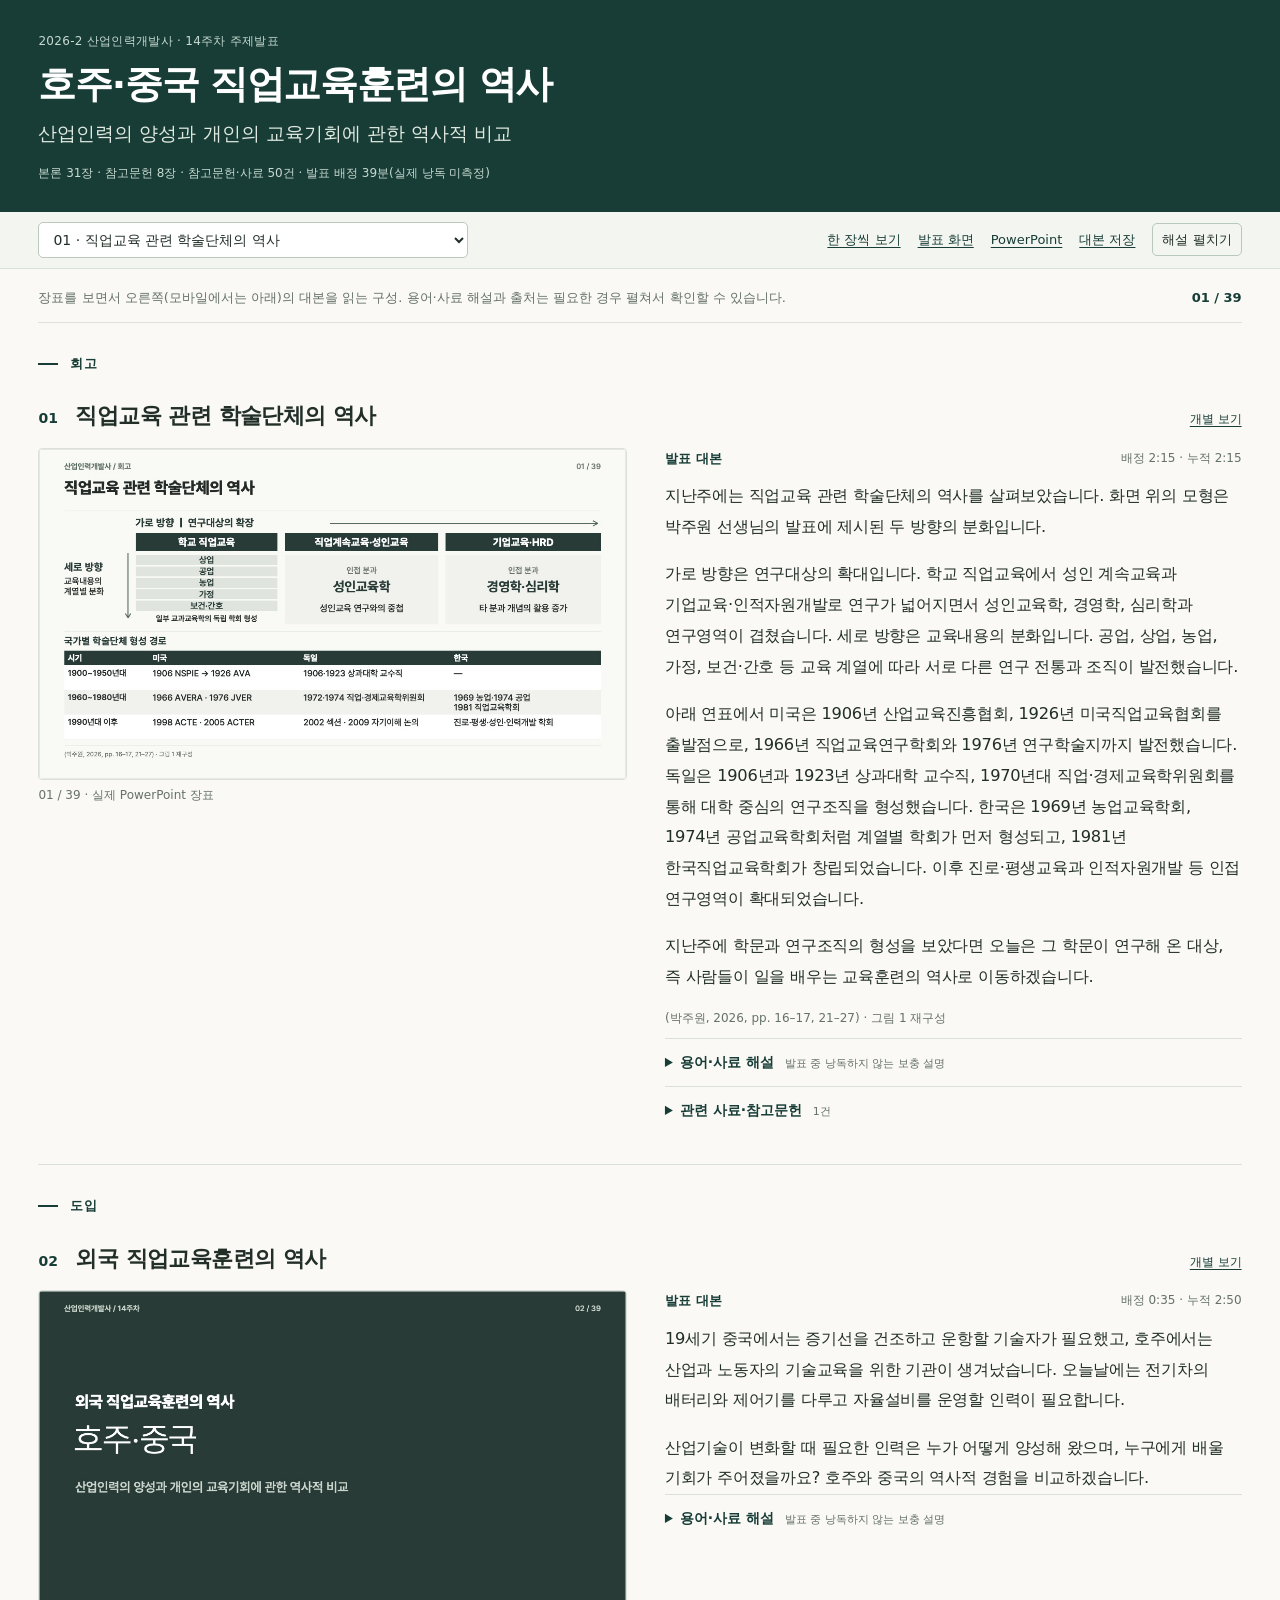
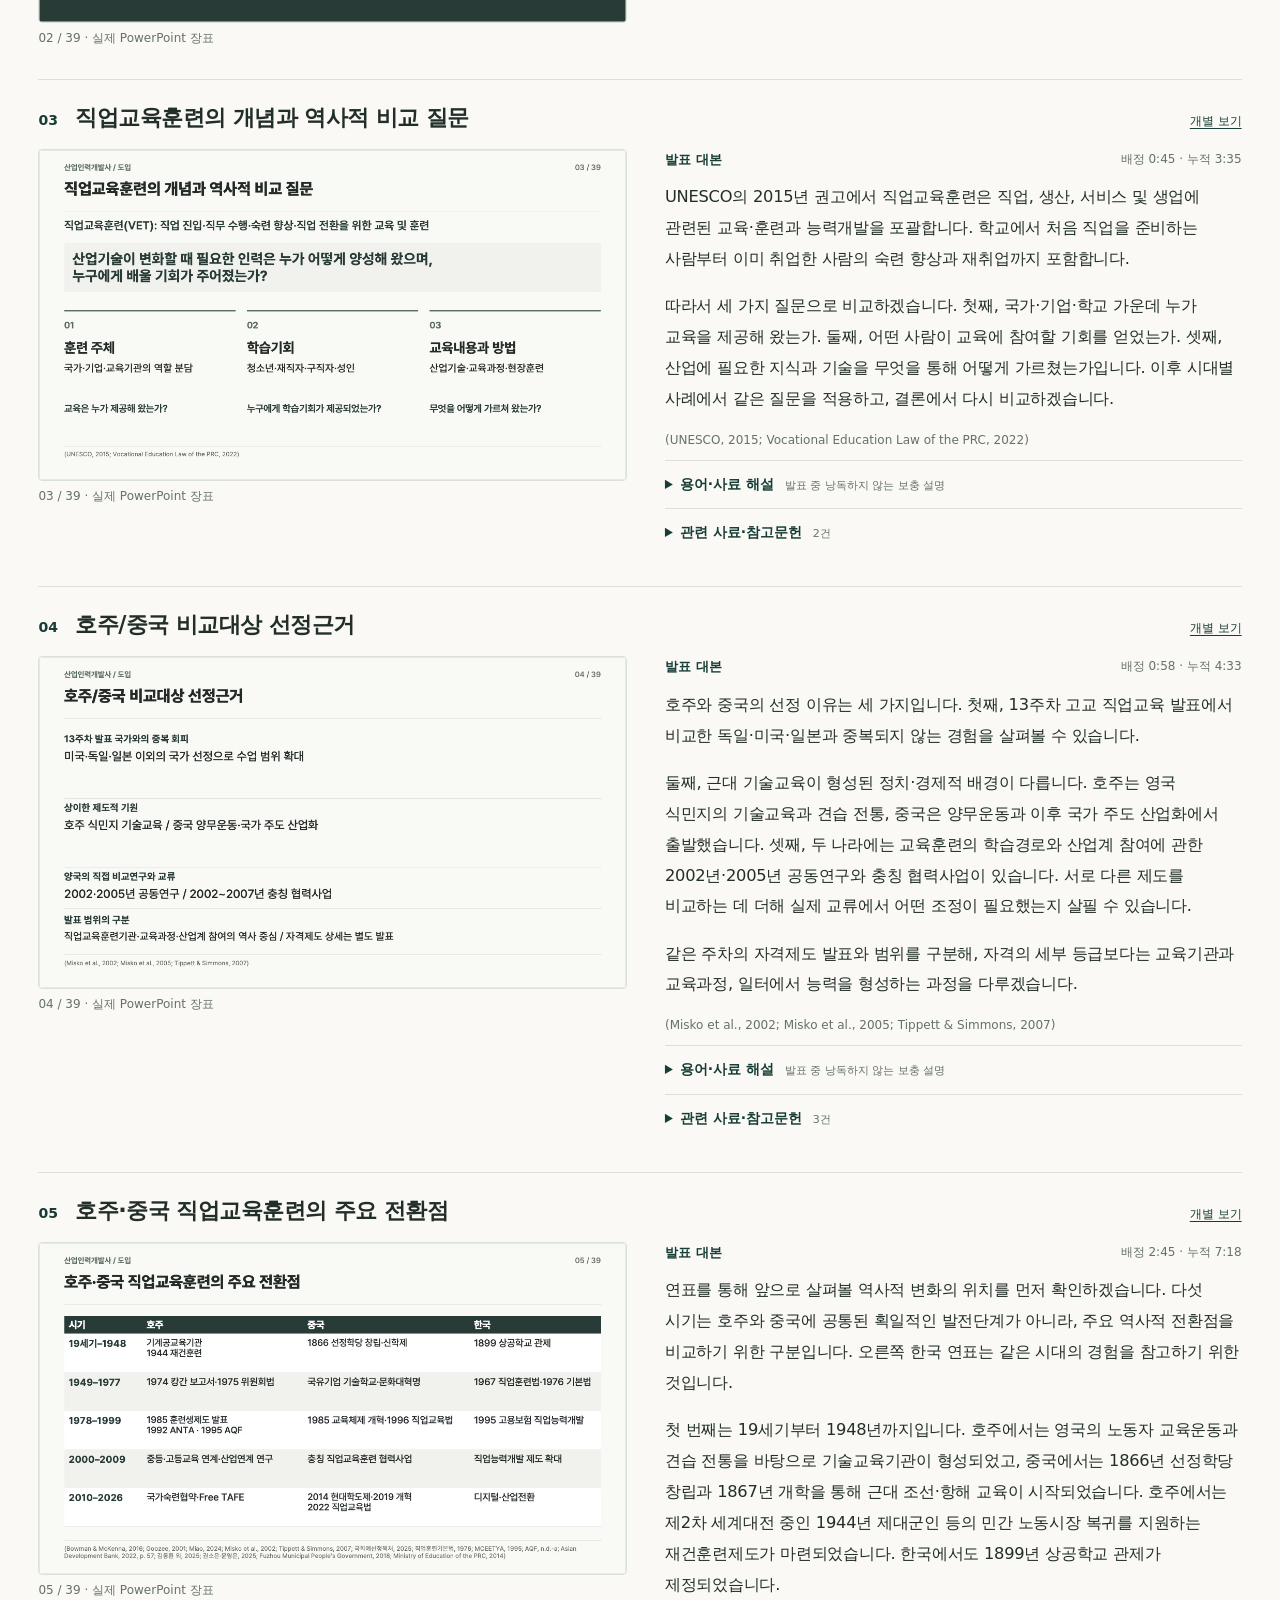
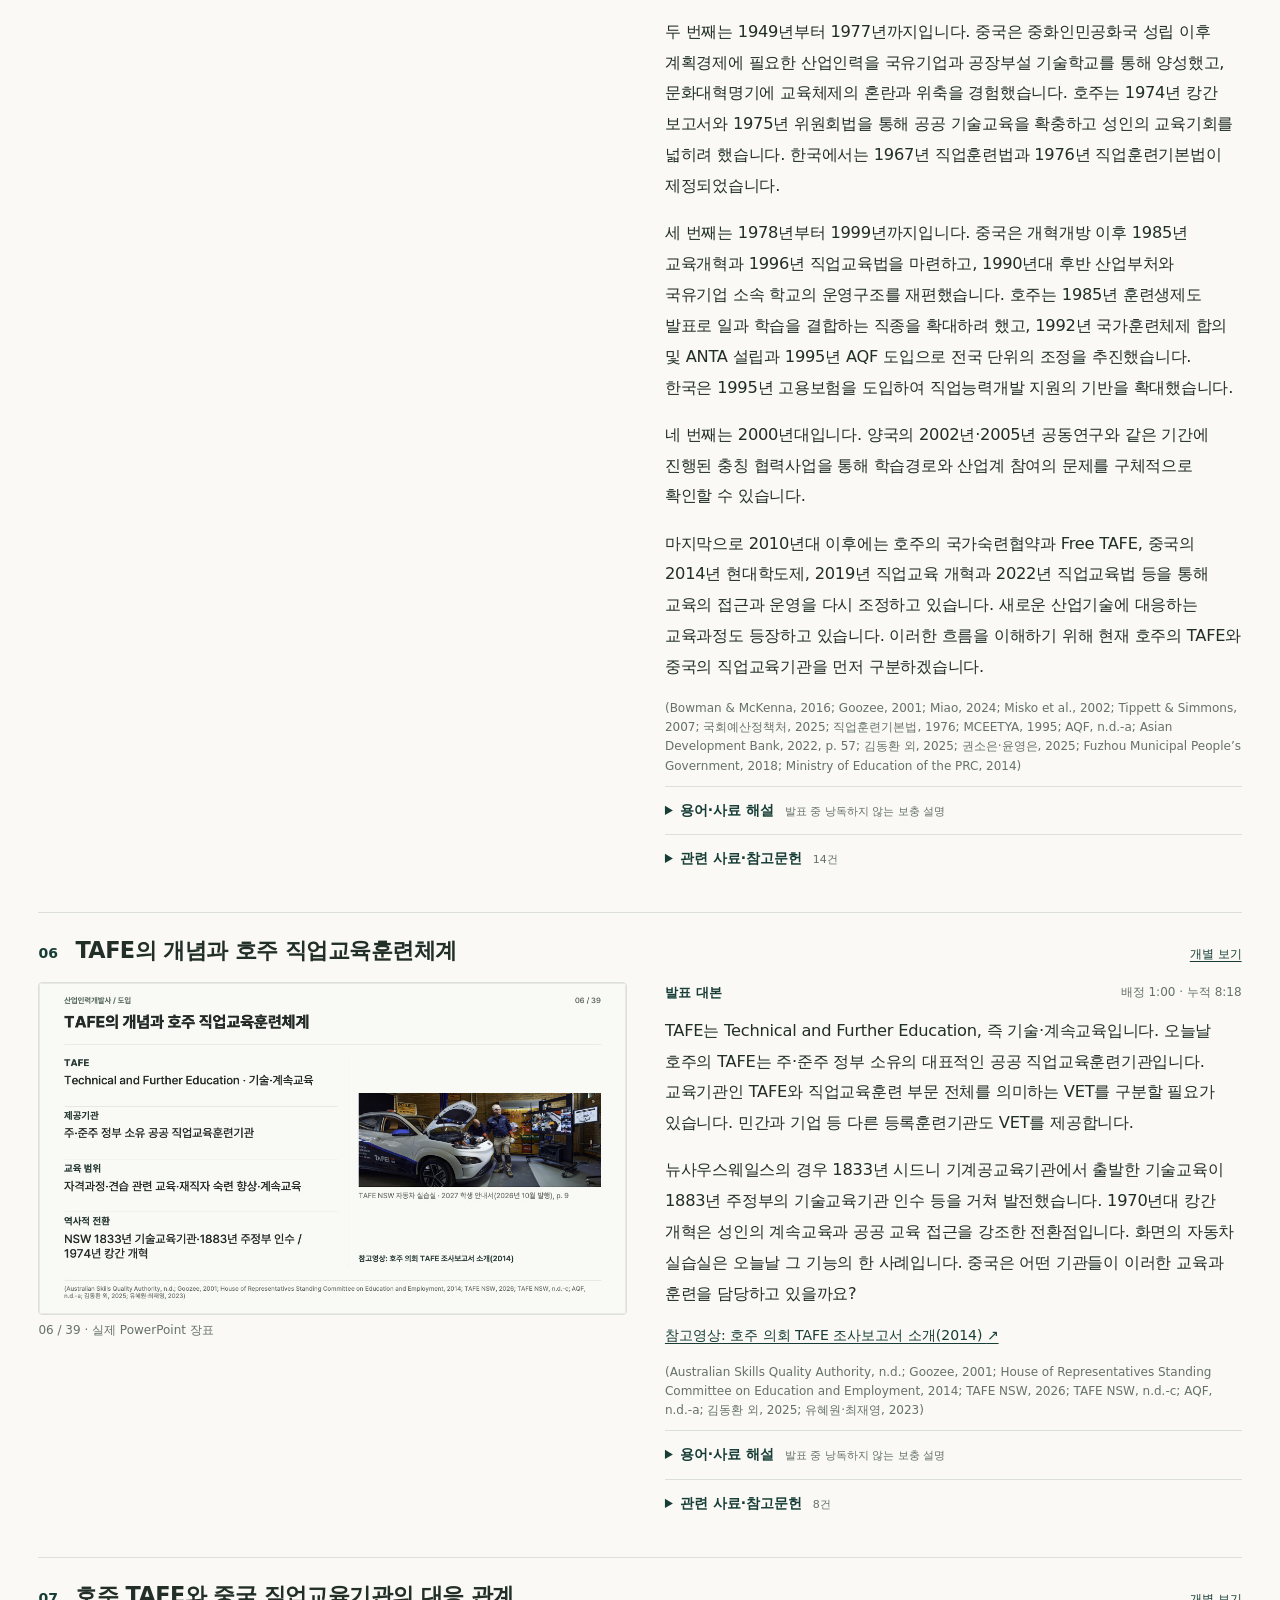
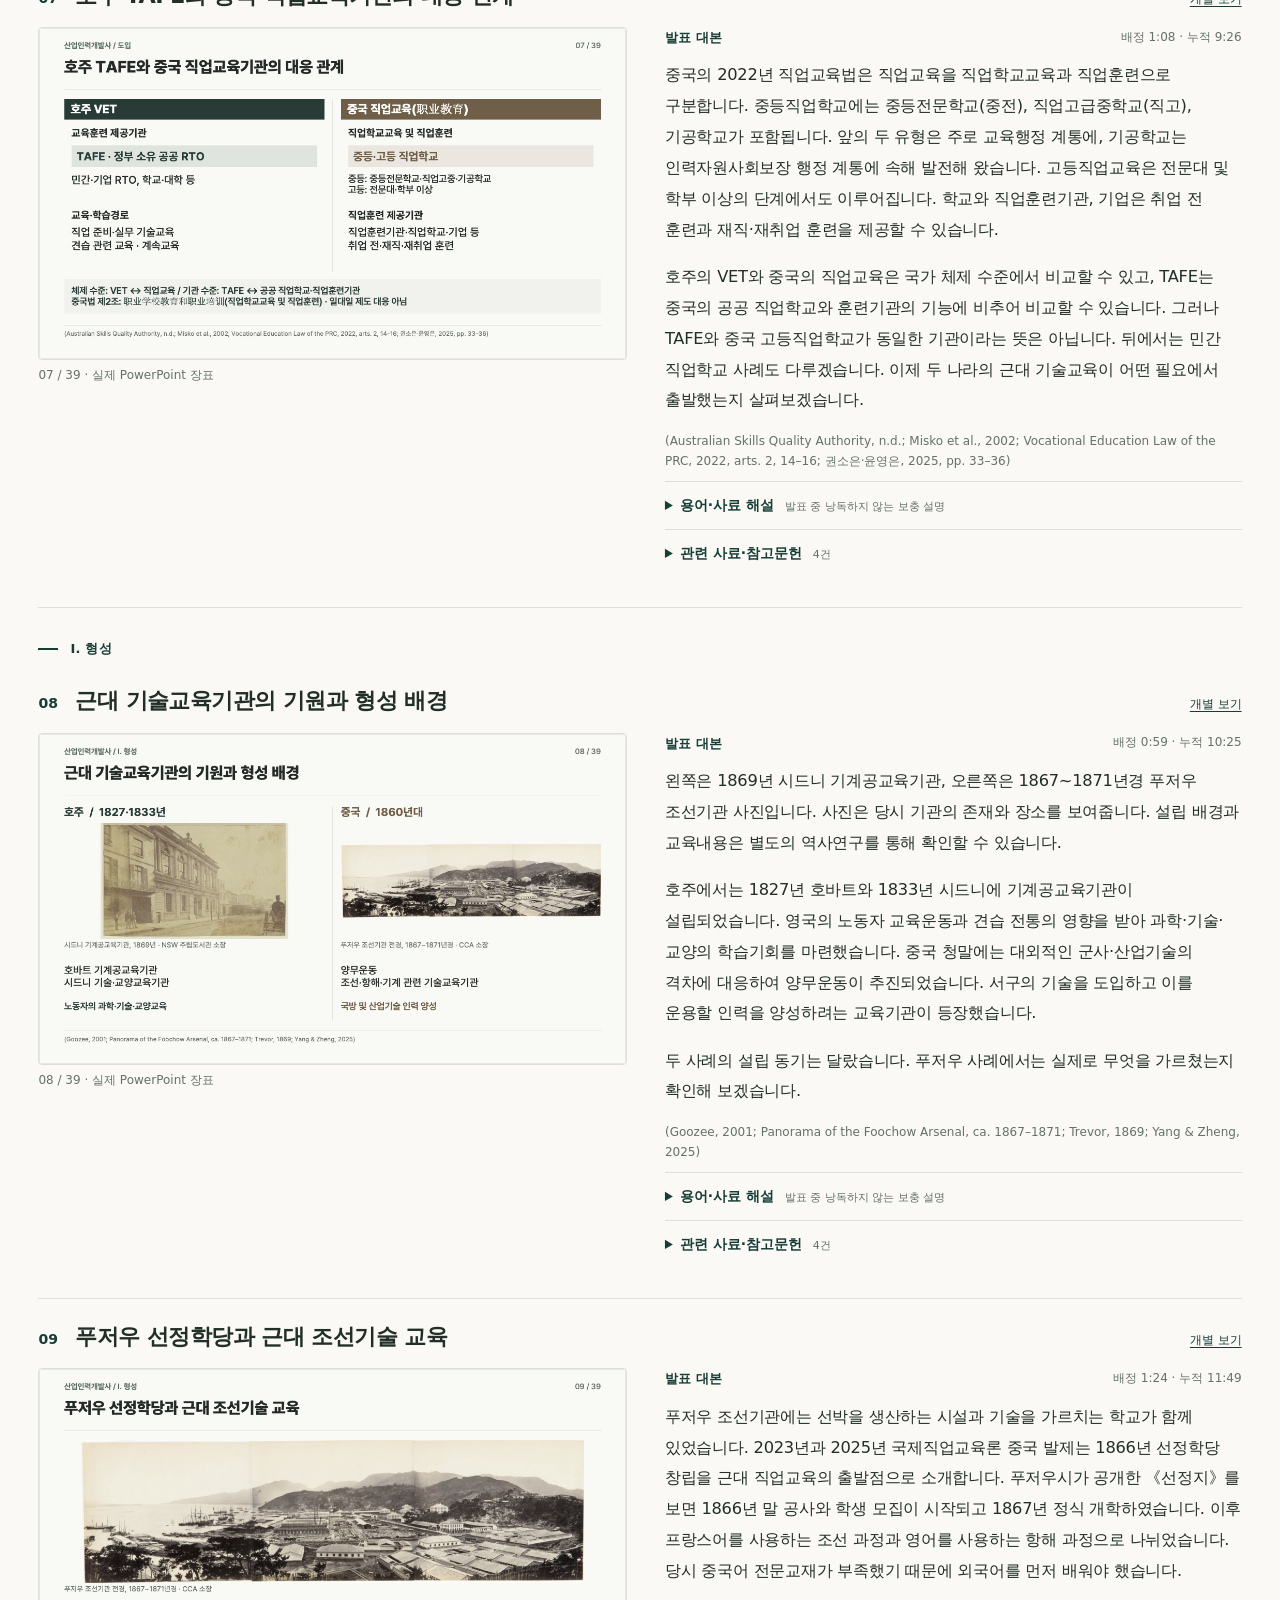
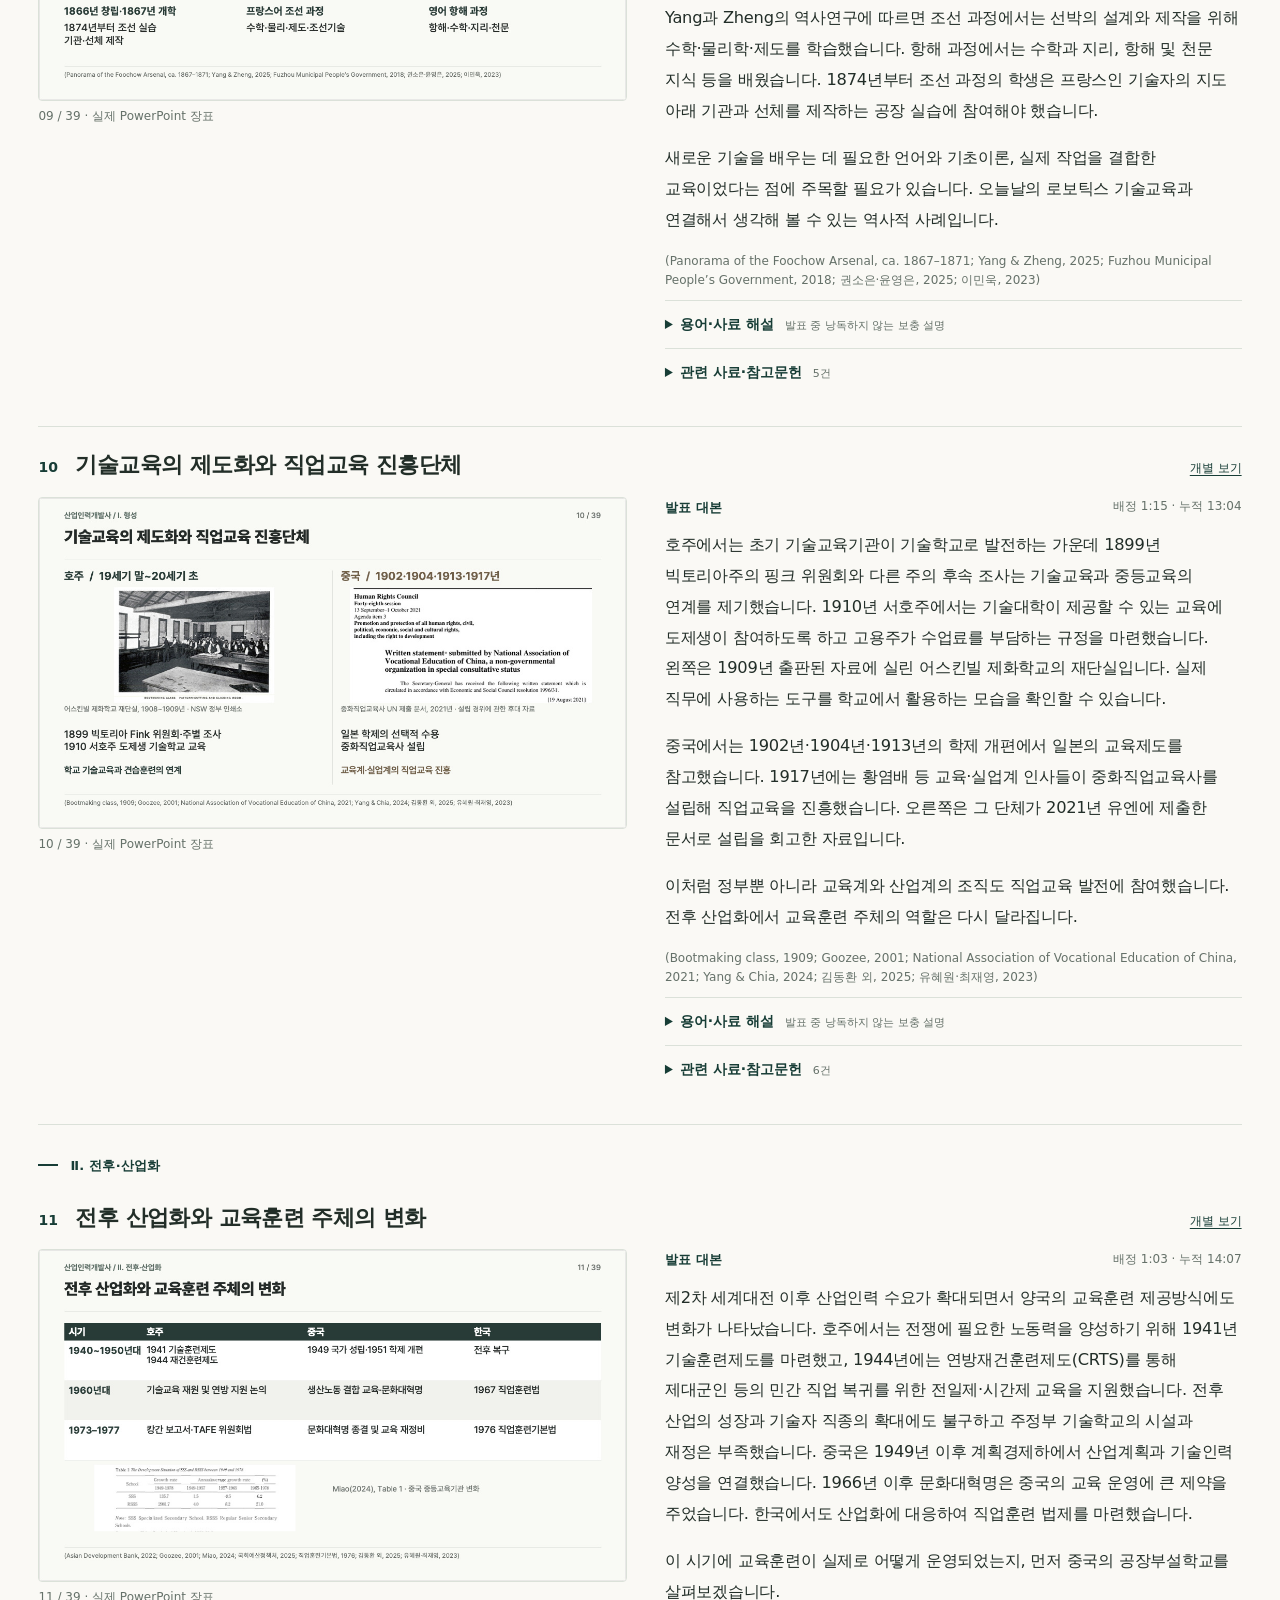
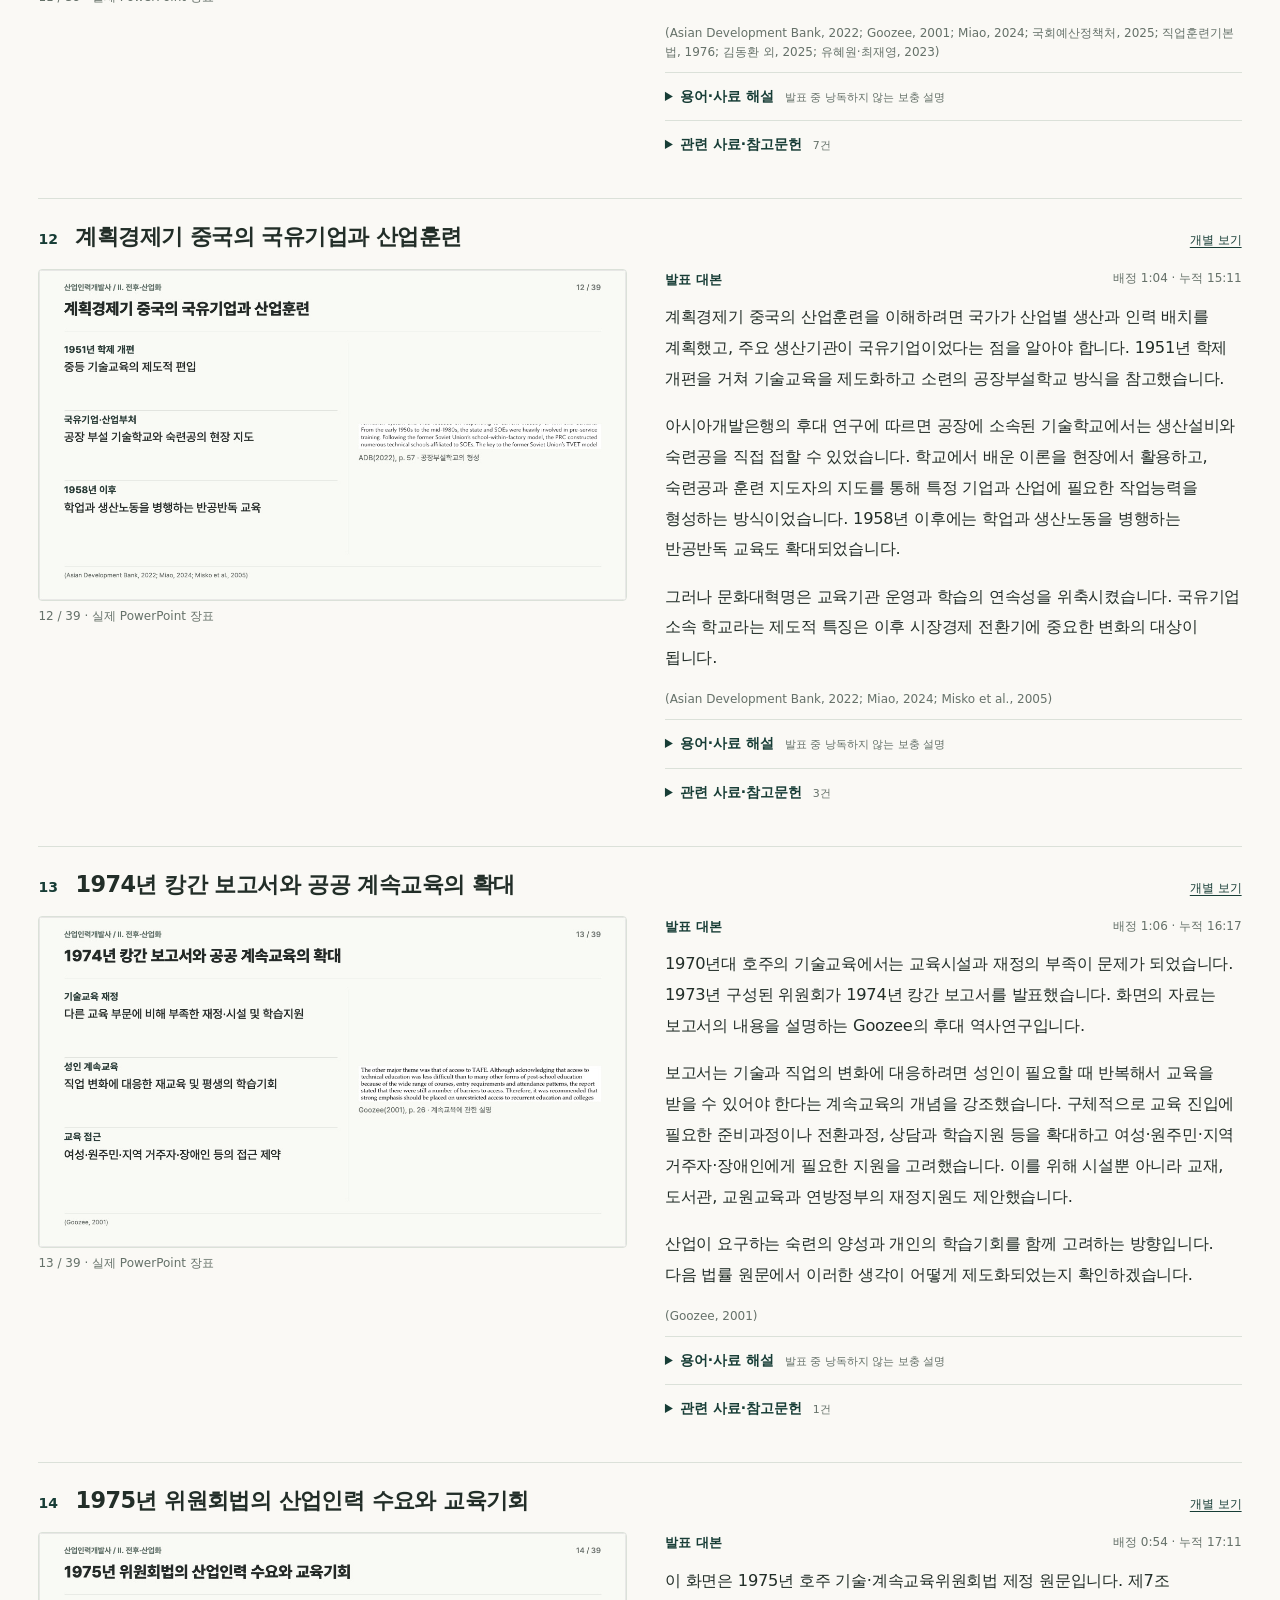
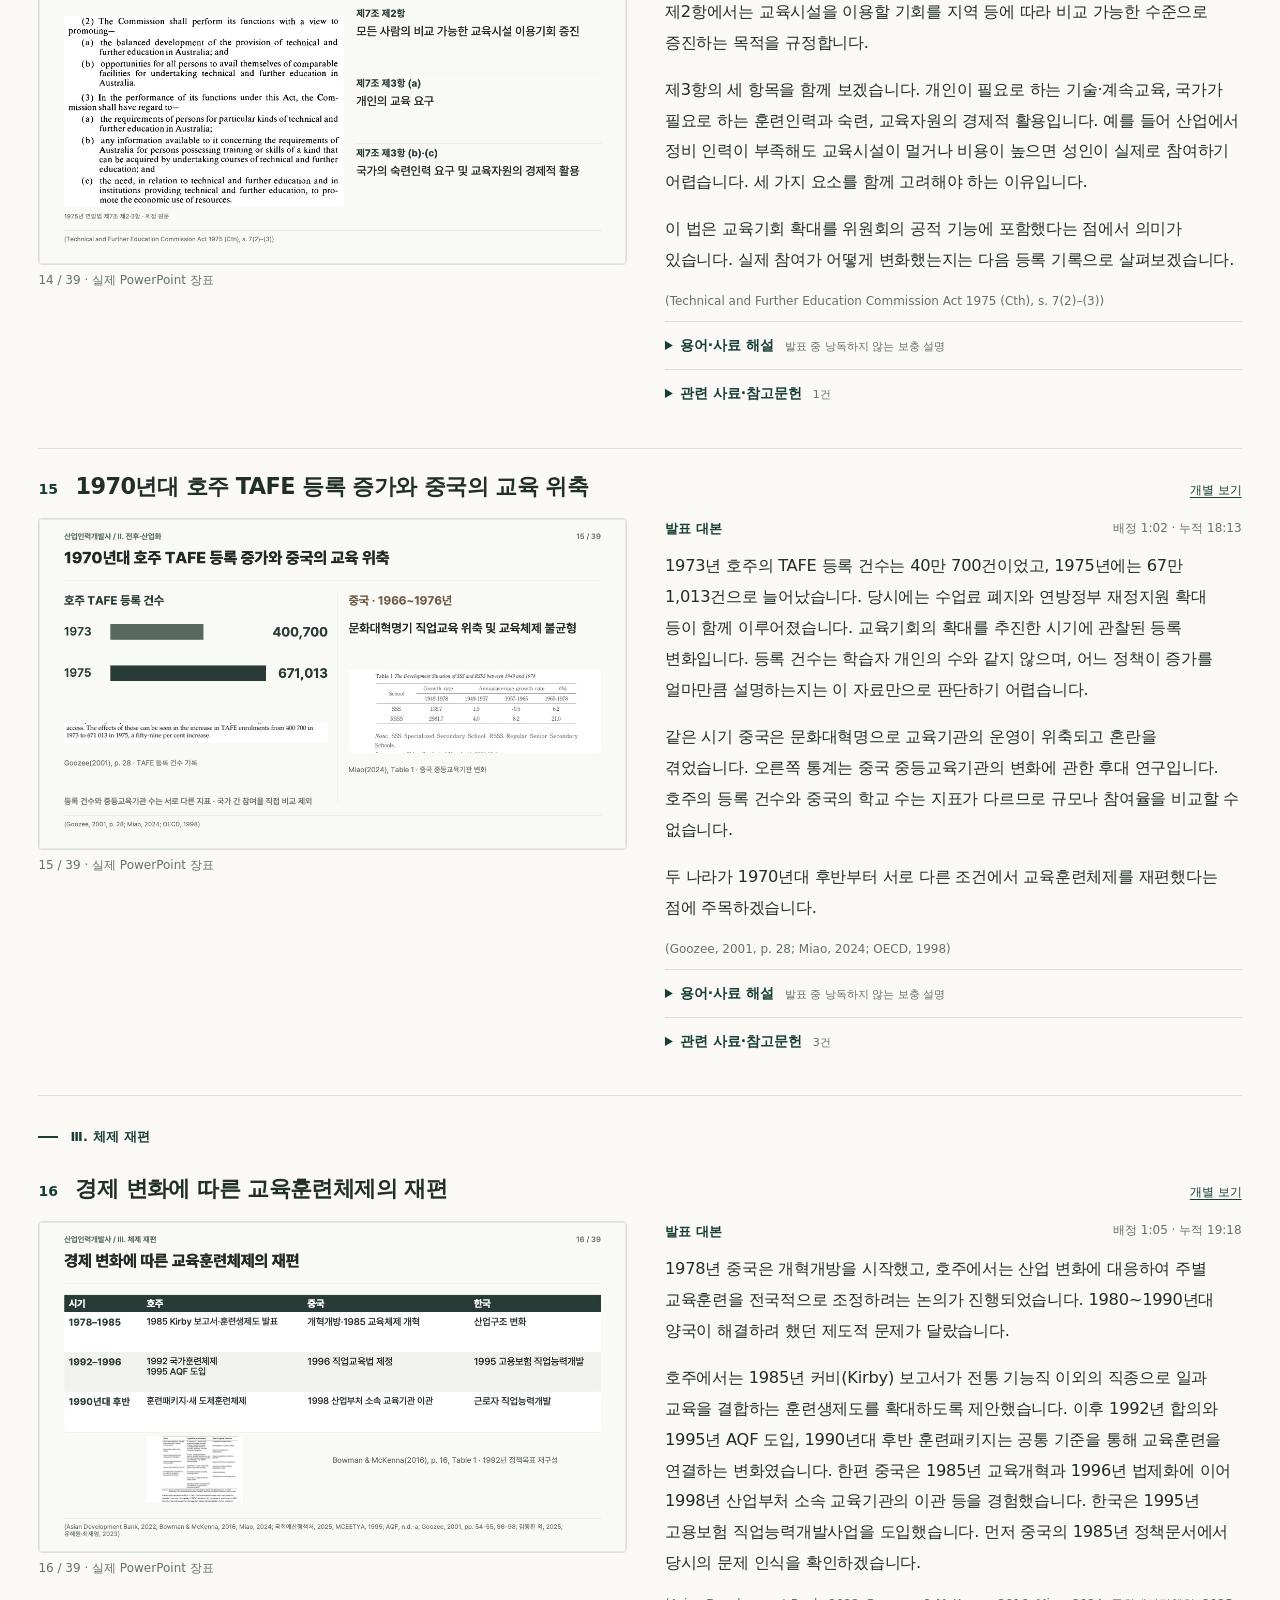
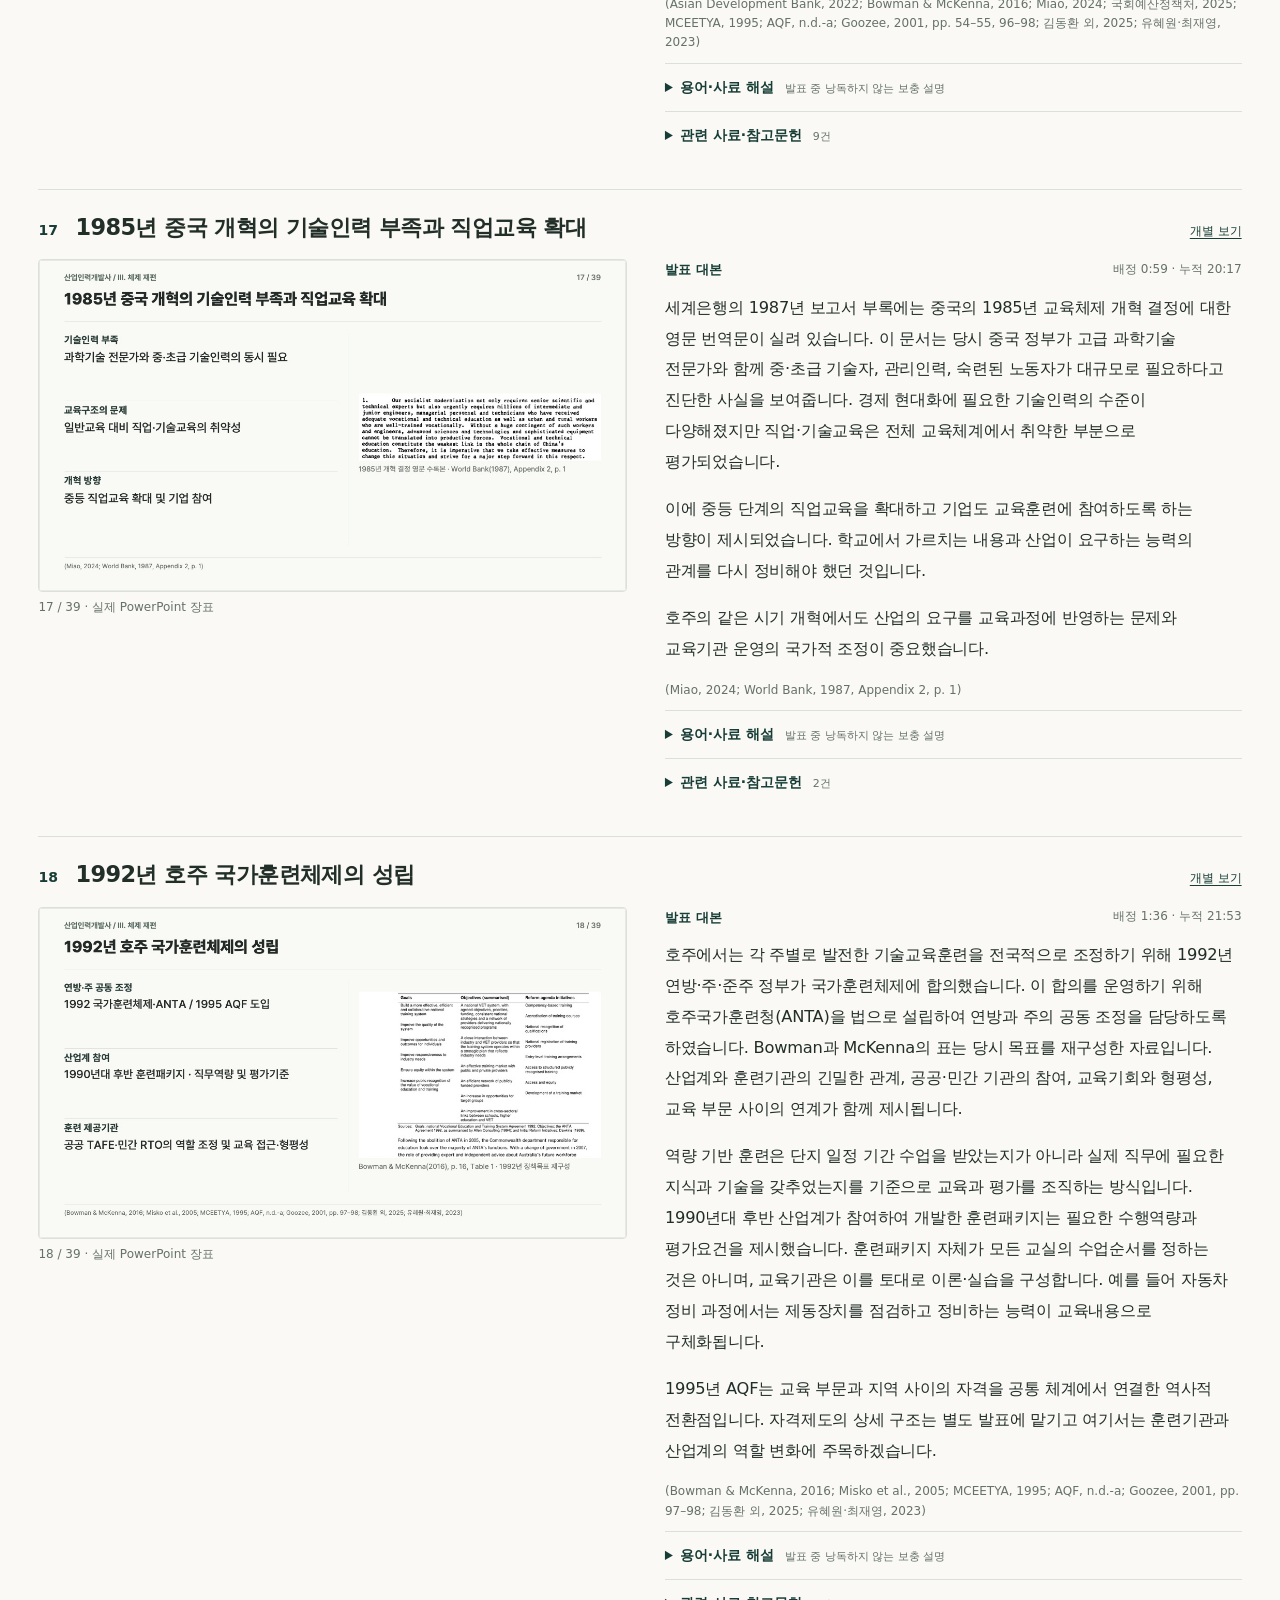
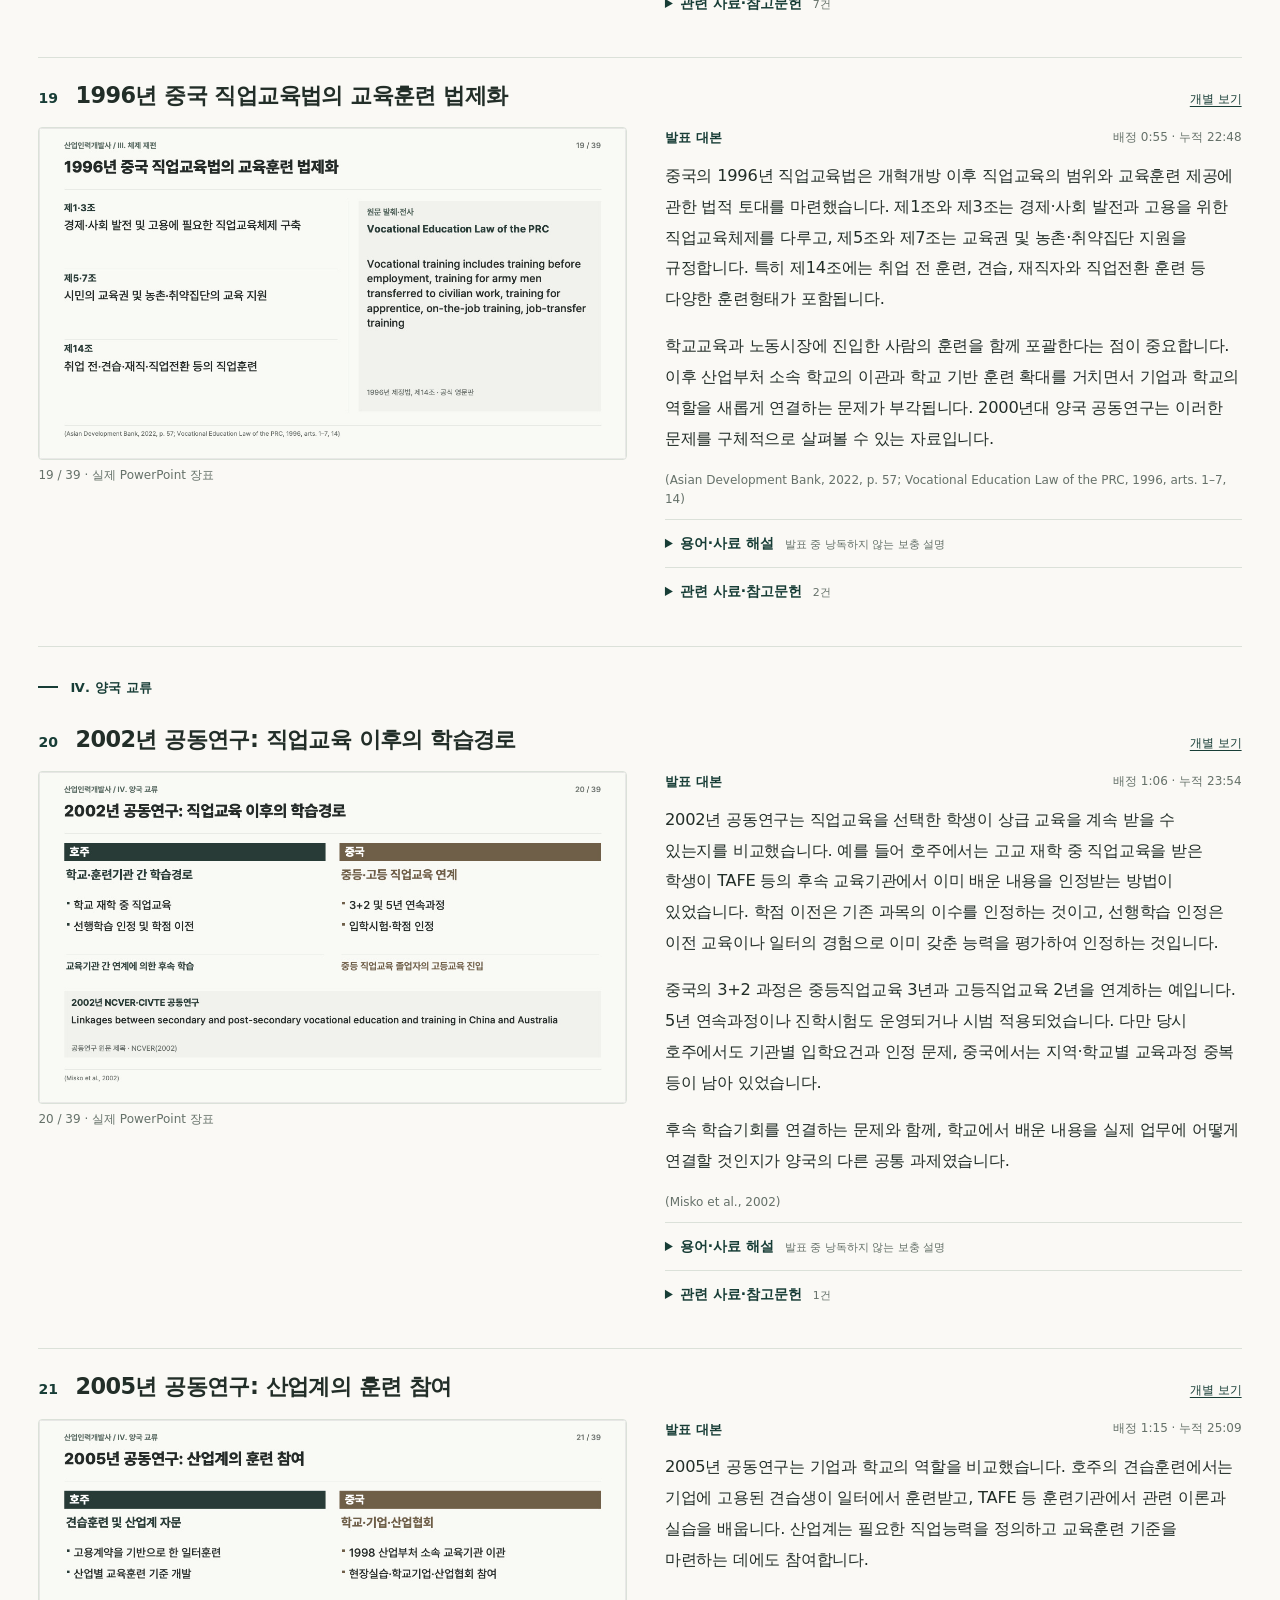
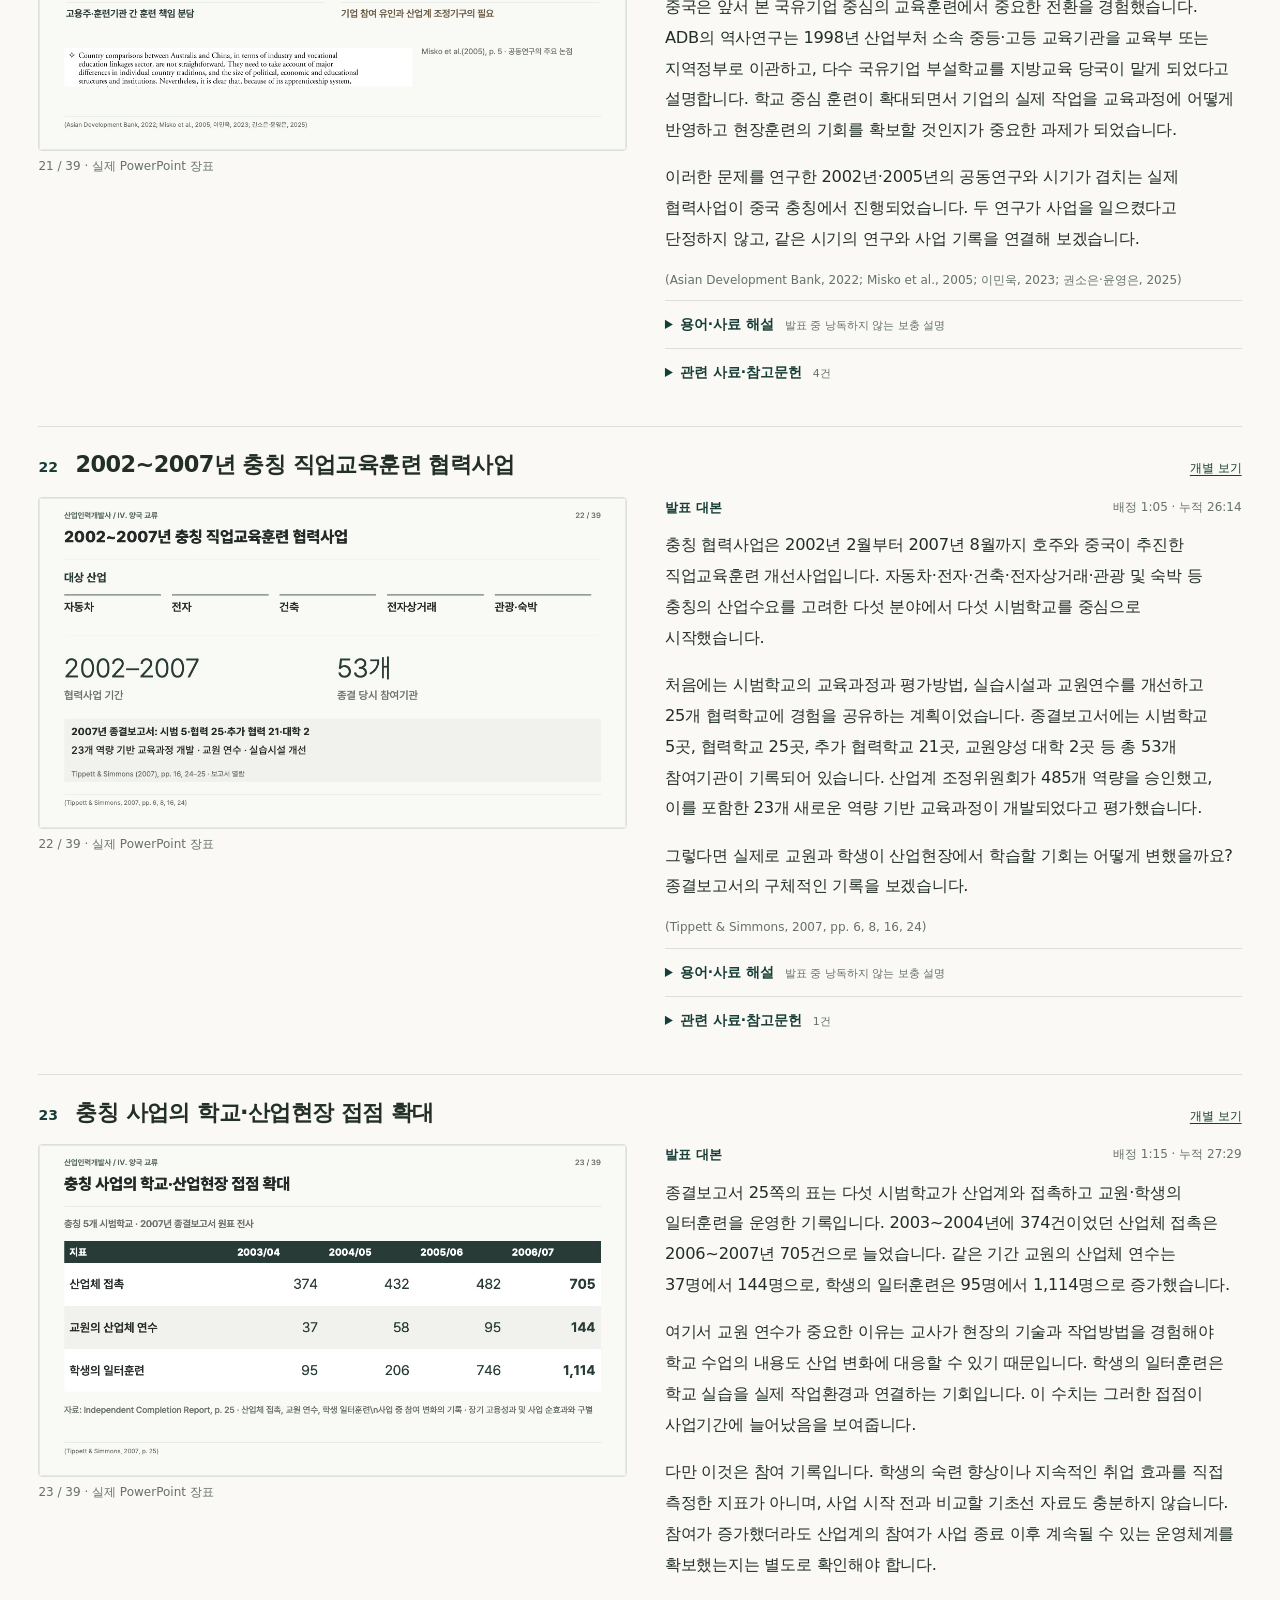
<file: index.html>
<!doctype html><html lang="ko"><head><meta charset="utf-8"><meta name="viewport" content="width=device-width,initial-scale=1"><meta name="description" content="호주·중국 직업교육훈련 역사 발표자료, 슬라이드별 낭독 대본 및 사료 해설"><title>호주·중국 직업교육훈련사 | 슬라이드별 발표 대본</title><link rel="stylesheet" href="au-cn-2026/reader.css?v=20261128r015"></head><body><header class="hero" id="top"><div class="wrap"><p class="eyebrow">2026-2 산업인력개발사 · 14주차 주제발표</p><h1>호주·중국 직업교육훈련의 역사</h1><p class="subtitle">산업인력의 양성과 개인의 교육기회에 관한 역사적 비교</p><div class="meta">본론 31장 · 참고문헌 8장 · 참고문헌·사료 50건 · 발표 배정 39분(실제 낭독 미측정)</div></div></header><nav class="toolbar" aria-label="발표자료 탐색"><div class="wrap tools"><label class="sr-only" for="jump">슬라이드 바로 이동</label><select id="jump"><option value="">슬라이드 바로 이동</option><option value="slide-01">01 · 직업교육 관련 학술단체의 역사</option><option value="slide-02">02 · 외국 직업교육훈련의 역사</option><option value="slide-03">03 · 직업교육훈련의 개념과 역사적 비교 질문</option><option value="slide-04">04 · 호주/중국 비교대상 선정근거</option><option value="slide-05">05 · 호주·중국 직업교육훈련의 주요 전환점</option><option value="slide-06">06 · TAFE의 개념과 호주 직업교육훈련체계</option><option value="slide-07">07 · 호주 TAFE와 중국 직업교육기관의 대응 관계</option><option value="slide-08">08 · 근대 기술교육기관의 기원과 형성 배경</option><option value="slide-09">09 · 푸저우 선정학당과 근대 조선기술 교육</option><option value="slide-10">10 · 기술교육의 제도화와 직업교육 진흥단체</option><option value="slide-11">11 · 전후 산업화와 교육훈련 주체의 변화</option><option value="slide-12">12 · 계획경제기 중국의 국유기업과 산업훈련</option><option value="slide-13">13 · 1974년 캉간 보고서와 공공 계속교육의 확대</option><option value="slide-14">14 · 1975년 위원회법의 산업인력 수요와 교육기회</option><option value="slide-15">15 · 1970년대 호주 TAFE 등록 증가와 중국의 교육 위축</option><option value="slide-16">16 · 경제 변화에 따른 교육훈련체제의 재편</option><option value="slide-17">17 · 1985년 중국 개혁의 기술인력 부족과 직업교육 확대</option><option value="slide-18">18 · 1992년 호주 국가훈련체제의 성립</option><option value="slide-19">19 · 1996년 중국 직업교육법의 교육훈련 법제화</option><option value="slide-20">20 · 2002년 공동연구: 직업교육 이후의 학습경로</option><option value="slide-21">21 · 2005년 공동연구: 산업계의 훈련 참여</option><option value="slide-22">22 · 2002~2007년 충칭 직업교육훈련 협력사업</option><option value="slide-23">23 · 충칭 사업의 학교·산업현장 접점 확대</option><option value="slide-24">24 · 충칭 사업의 산업계 조정기구 운영과 현지화</option><option value="slide-25">25 · 2014~2019년 중국 직업교육의 산학협력 개혁</option><option value="slide-26">26 · 2022년 중국 직업교육법의 진학·일터훈련 기회</option><option value="slide-27">27 · 호주의 국가숙련협약과 Free TAFE 교육 접근 지원</option><option value="slide-28">28 · 호주·중국 자동차 분야의 실제 교육훈련 운영</option><option value="slide-29">29 · 산업기술 변화에 따른 교육내용의 재편</option><option value="slide-30">30 · 호주·중국 비교의 역사적 결과</option><option value="slide-31">31 · 한국 산업인력개발사에 대한 시사점과 연구과제</option><option value="slide-32">32 · 참고문헌 (1/8)</option><option value="slide-33">33 · 참고문헌 (2/8)</option><option value="slide-34">34 · 참고문헌 (3/8)</option><option value="slide-35">35 · 참고문헌 (4/8)</option><option value="slide-36">36 · 참고문헌 (5/8)</option><option value="slide-37">37 · 참고문헌 (6/8)</option><option value="slide-38">38 · 참고문헌 (7/8)</option><option value="slide-39">39 · 참고문헌 (8/8)</option></select><div class="actions"><a href="viewer.html?v=20261128r015">한 장씩 보기</a><a href="exhibit/?v=20261128r015">발표 화면</a><a href="au-cn-2026/presentation.pptx?v=20261128r015" download>PowerPoint</a><a href="au-cn-2026/script.md?v=20261128r015" download>대본 저장</a><button id="toggleStudy" type="button" aria-pressed="false">해설 펼치기</button></div></div></nav><main class="wrap main"><div class="intro"><p>장표를 보면서 오른쪽(모바일에서는 아래)의 대본을 읽는 구성. 용어·사료 해설과 출처는 필요한 경우 펼쳐서 확인할 수 있습니다.</p><span id="currentSlide" aria-live="polite">01 / 39</span></div><div class="chapter" data-chapter="회고"><div class="chapter-label"><span></span><h2>회고</h2></div><section class="slide-entry" id="slide-01" data-slide="01"><div class="entry-head"><span class="number">01</span><h3>직업교육 관련 학술단체의 역사</h3><a class="single" href="viewer.html?v=20261128r015#slide=01" aria-label="01번 장표 한 장씩 보기">개별 보기</a></div><div class="pair"><figure class="image"><a href="exhibit/?v=20261128r015#slide=01" aria-label="01번 슬라이드 발표용으로 보기"><img loading=eager width="1135" height="640" src="au-cn-2026/slides/01.jpg?v=20261128r015" alt="직업교육 관련 학술단체의 역사"></a><figcaption>01 / 39 · 실제 PowerPoint 장표</figcaption></figure><div class="script"><div class="speech-head"><span class="mini">발표 대본</span><span class="timing">배정 2:15 · 누적 2:15</span></div><div class="speech"><p>지난주에는 직업교육 관련 학술단체의 역사를 살펴보았습니다. 화면 위의 모형은 박주원 선생님의 발표에 제시된 두 방향의 분화입니다.</p><p>가로 방향은 연구대상의 확대입니다. 학교 직업교육에서 성인 계속교육과 기업교육·인적자원개발로 연구가 넓어지면서 성인교육학, 경영학, 심리학과 연구영역이 겹쳤습니다. 세로 방향은 교육내용의 분화입니다. 공업, 상업, 농업, 가정, 보건·간호 등 교육 계열에 따라 서로 다른 연구 전통과 조직이 발전했습니다.</p><p>아래 연표에서 미국은 1906년 산업교육진흥협회, 1926년 미국직업교육협회를 출발점으로, 1966년 직업교육연구학회와 1976년 연구학술지까지 발전했습니다. 독일은 1906년과 1923년 상과대학 교수직, 1970년대 직업·경제교육학위원회를 통해 대학 중심의 연구조직을 형성했습니다. 한국은 1969년 농업교육학회, 1974년 공업교육학회처럼 계열별 학회가 먼저 형성되고, 1981년 한국직업교육학회가 창립되었습니다. 이후 진로·평생교육과 인적자원개발 등 인접 연구영역이 확대되었습니다.</p><p>지난주에 학문과 연구조직의 형성을 보았다면 오늘은 그 학문이 연구해 온 대상, 즉 사람들이 일을 배우는 교육훈련의 역사로 이동하겠습니다.</p></div><p class="citation">(박주원, 2026, pp. 16–17, 21–27) · 그림 1 재구성</p><details class="study"><summary>용어·사료 해설 <span>발표 중 낭독하지 않는 보충 설명</span></summary><div class="study-text"><h4>가로·세로 분화는 시간축이 아니다</h4><p>가로 방향은 연구대상 범위의 확대, 세로 방향은 교육내용의 계열별 분화이다. 학회 창립·학술지 창간·개칭은 서로 다른 제도화 사건이다. 미국 NSPIE는 실천·정책 연합체, AVA는 직업교육협회, AVERA는 연구학회, JVER는 연구학술지에 해당한다.</p><p class="study-cite">박주원, 2026 · <span class="private">수업자료 · 원본 비공개</span></p></div></details><details class="sources"><summary>관련 사료·참고문헌 <span>1건</span></summary><ul class="source-list"><li><span class="stype">수업자료</span><div class="sref">박주원. (2026). 직업교육 관련 학술단체의 역사 [수업 발표자료]. 서울대학교.</div><div class="loc">pp. 16–17, 21–27 (그림 1 및 국가별 비교연표)</div><span class="private">수업자료 · 원본 비공개</span></li></ul></details></div></div></section></div><div class="chapter" data-chapter="도입"><div class="chapter-label"><span></span><h2>도입</h2></div><section class="slide-entry" id="slide-02" data-slide="02"><div class="entry-head"><span class="number">02</span><h3>외국 직업교육훈련의 역사</h3><a class="single" href="viewer.html?v=20261128r015#slide=02" aria-label="02번 장표 한 장씩 보기">개별 보기</a></div><div class="pair"><figure class="image"><a href="exhibit/?v=20261128r015#slide=02" aria-label="02번 슬라이드 발표용으로 보기"><img loading=eager width="1135" height="640" src="au-cn-2026/slides/02.jpg?v=20261128r015" alt="외국 직업교육훈련의 역사"></a><figcaption>02 / 39 · 실제 PowerPoint 장표</figcaption></figure><div class="script"><div class="speech-head"><span class="mini">발표 대본</span><span class="timing">배정 0:35 · 누적 2:50</span></div><div class="speech"><p>19세기 중국에서는 증기선을 건조하고 운항할 기술자가 필요했고, 호주에서는 산업과 노동자의 기술교육을 위한 기관이 생겨났습니다. 오늘날에는 전기차의 배터리와 제어기를 다루고 자율설비를 운영할 인력이 필요합니다.</p><p>산업기술이 변화할 때 필요한 인력은 누가 어떻게 양성해 왔으며, 누구에게 배울 기회가 주어졌을까요? 호주와 중국의 역사적 경험을 비교하겠습니다.</p></div><details class="study"><summary>용어·사료 해설 <span>발표 중 낭독하지 않는 보충 설명</span></summary><div class="study-text"><h4>발표의 중심은 교육훈련의 역사</h4><p>증기선과 로봇은 역사적 도입부와 결말을 연결하는 기술 사례이다. 양국이 동일한 발전단계를 거쳤다는 가설이 아니라 각 시대의 교육훈련 방식과 조건을 비교한다.</p></div></details></div></div></section><section class="slide-entry" id="slide-03" data-slide="03"><div class="entry-head"><span class="number">03</span><h3>직업교육훈련의 개념과 역사적 비교 질문</h3><a class="single" href="viewer.html?v=20261128r015#slide=03" aria-label="03번 장표 한 장씩 보기">개별 보기</a></div><div class="pair"><figure class="image"><a href="exhibit/?v=20261128r015#slide=03" aria-label="03번 슬라이드 발표용으로 보기"><img loading=lazy width="1135" height="640" src="au-cn-2026/slides/03.jpg?v=20261128r015" alt="직업교육훈련의 개념과 역사적 비교 질문"></a><figcaption>03 / 39 · 실제 PowerPoint 장표</figcaption></figure><div class="script"><div class="speech-head"><span class="mini">발표 대본</span><span class="timing">배정 0:45 · 누적 3:35</span></div><div class="speech"><p>UNESCO의 2015년 권고에서 직업교육훈련은 직업, 생산, 서비스 및 생업에 관련된 교육·훈련과 능력개발을 포괄합니다. 학교에서 처음 직업을 준비하는 사람부터 이미 취업한 사람의 숙련 향상과 재취업까지 포함합니다.</p><p>따라서 세 가지 질문으로 비교하겠습니다. 첫째, 국가·기업·학교 가운데 누가 교육을 제공해 왔는가. 둘째, 어떤 사람이 교육에 참여할 기회를 얻었는가. 셋째, 산업에 필요한 지식과 기술을 무엇을 통해 어떻게 가르쳤는가입니다. 이후 시대별 사례에서 같은 질문을 적용하고, 결론에서 다시 비교하겠습니다.</p></div><p class="citation">(UNESCO, 2015; Vocational Education Law of the PRC, 2022)</p><details class="study"><summary>용어·사료 해설 <span>발표 중 낭독하지 않는 보충 설명</span></summary><div class="study-text"><h4>VET와 TVET의 범위</h4><p>VET는 직업교육훈련, UNESCO의 TVET(Technical and Vocational Education and Training)는 기술·직업교육훈련으로 학교·일터·계속교육 등 다양한 학습을 포괄한다. 이번 발표에서 자격의 세부 등급은 별도 주제이다.</p><p class="study-cite">UNESCO, 2015 · <a href="https://www.unesco.org/en/legal-affairs/recommendation-concerning-technical-and-vocational-education-and-training-tvet?hub=249867" target="_blank" rel="noopener noreferrer">자료 열람 <span aria-hidden="true">↗</span></a></p></div></details><details class="sources"><summary>관련 사료·참고문헌 <span>2건</span></summary><ul class="source-list"><li><span class="stype">국제 권고</span><div class="sref">UNESCO. (2015). Recommendation concerning technical and vocational education and training (TVET).</div><div class="loc">§§ 1–2</div><a href="https://www.unesco.org/en/legal-affairs/recommendation-concerning-technical-and-vocational-education-and-training-tvet?hub=249867" target="_blank" rel="noopener noreferrer">원문·서지정보 <span aria-hidden="true">↗</span></a></li><li><span class="stype">개정 법령·중문</span><div class="sref">Vocational Education Law of the People’s Republic of China, Presidential Order No. 112 (2022).</div><div class="loc">arts. 2–3, 14–16, 20, 30, 51, 53</div><a href="https://hudong.moe.gov.cn/jyb_sjzl/sjzl_zcfg/zcfg_jyfl/202204/t20220421_620064.html" target="_blank" rel="noopener noreferrer">원문·서지정보 <span aria-hidden="true">↗</span></a></li></ul></details></div></div></section><section class="slide-entry" id="slide-04" data-slide="04"><div class="entry-head"><span class="number">04</span><h3>호주/중국 비교대상 선정근거</h3><a class="single" href="viewer.html?v=20261128r015#slide=04" aria-label="04번 장표 한 장씩 보기">개별 보기</a></div><div class="pair"><figure class="image"><a href="exhibit/?v=20261128r015#slide=04" aria-label="04번 슬라이드 발표용으로 보기"><img loading=lazy width="1135" height="640" src="au-cn-2026/slides/04.jpg?v=20261128r015" alt="호주/중국 비교대상 선정근거"></a><figcaption>04 / 39 · 실제 PowerPoint 장표</figcaption></figure><div class="script"><div class="speech-head"><span class="mini">발표 대본</span><span class="timing">배정 0:58 · 누적 4:33</span></div><div class="speech"><p>호주와 중국의 선정 이유는 세 가지입니다. 첫째, 13주차 고교 직업교육 발표에서 비교한 독일·미국·일본과 중복되지 않는 경험을 살펴볼 수 있습니다.</p><p>둘째, 근대 기술교육이 형성된 정치·경제적 배경이 다릅니다. 호주는 영국 식민지의 기술교육과 견습 전통, 중국은 양무운동과 이후 국가 주도 산업화에서 출발했습니다. 셋째, 두 나라에는 교육훈련의 학습경로와 산업계 참여에 관한 2002년·2005년 공동연구와 충칭 협력사업이 있습니다. 서로 다른 제도를 비교하는 데 더해 실제 교류에서 어떤 조정이 필요했는지 살필 수 있습니다.</p><p>같은 주차의 자격제도 발표와 범위를 구분해, 자격의 세부 등급보다는 교육기관과 교육과정, 일터에서 능력을 형성하는 과정을 다루겠습니다.</p></div><p class="citation">(Misko et al., 2002; Misko et al., 2005; Tippett &amp; Simmons, 2007)</p><details class="study"><summary>용어·사료 해설 <span>발표 중 낭독하지 않는 보충 설명</span></summary><div class="study-text"><h4>국가 선정의 학술적 이유</h4><p>서로 다른 제도적 기원만으로 비교를 정당화하기보다 실제 공동연구 및 충칭 현지 사업이 있다는 점을 강조한다. 13주차 국가 중복 회피는 수업 구성상의 이유이다.</p><p class="study-cite">Misko et al., 2002 · <a href="https://www.ncver.edu.au/research-and-statistics/publications/all-publications/linkages-between-secondary-and-post-secondary-vocational-education-and-training-in-china-and-australia" target="_blank" rel="noopener noreferrer">자료 열람 <span aria-hidden="true">↗</span></a></p></div></details><details class="sources"><summary>관련 사료·참고문헌 <span>3건</span></summary><ul class="source-list"><li><span class="stype">양국 공동연구</span><div class="sref">Misko, J., Liu, Y., Ouyang, H., Jiang, L., &amp; Phan, O. (2002). Linkages between secondary and post-secondary vocational education and training in China and Australia. National Centre for Vocational Education Research.</div><div class="loc">공식 Executive summary · Curriculum-based linkages / Recognition of prior learning; pp. 3, 8–14, 125–132</div><a href="https://www.ncver.edu.au/research-and-statistics/publications/all-publications/linkages-between-secondary-and-post-secondary-vocational-education-and-training-in-china-and-australia" target="_blank" rel="noopener noreferrer">원문·서지정보 <span aria-hidden="true">↗</span></a></li><li><span class="stype">양국 공동연구</span><div class="sref">Misko, J., Liu, Y., Jiang, D., Wu, Q., &amp; Wang, Z. (2005). Linking vocational education and training with industry in Australia and China. National Centre for Vocational Education Research.</div><div class="loc">pp. 5–10, 31–37, 51–55</div><a href="https://files.eric.ed.gov/fulltext/ED494057.pdf" target="_blank" rel="noopener noreferrer">원문·서지정보 <span aria-hidden="true">↗</span></a></li><li><span class="stype">사업 종결 평가</span><div class="sref">Tippett, P., &amp; Simmons, V. (2007, November). Independent completion report: Australia China (Chongqing) vocational education and training project (ACCVETP). Australian Agency for International Development.</div><div class="loc">pp. 6, 8, 16–17, 24–25 (사업 기간·참여기관·교육과정·현장훈련·평가 한계)</div><a href="https://www.dfat.gov.au/sites/default/files/china-vocational-education-and-training-progress-icr.pdf" target="_blank" rel="noopener noreferrer">원문·서지정보 <span aria-hidden="true">↗</span></a></li></ul></details></div></div></section><section class="slide-entry" id="slide-05" data-slide="05"><div class="entry-head"><span class="number">05</span><h3>호주·중국 직업교육훈련의 주요 전환점</h3><a class="single" href="viewer.html?v=20261128r015#slide=05" aria-label="05번 장표 한 장씩 보기">개별 보기</a></div><div class="pair"><figure class="image"><a href="exhibit/?v=20261128r015#slide=05" aria-label="05번 슬라이드 발표용으로 보기"><img loading=lazy width="1135" height="640" src="au-cn-2026/slides/05.jpg?v=20261128r015" alt="호주·중국 직업교육훈련의 주요 전환점"></a><figcaption>05 / 39 · 실제 PowerPoint 장표</figcaption></figure><div class="script"><div class="speech-head"><span class="mini">발표 대본</span><span class="timing">배정 2:45 · 누적 7:18</span></div><div class="speech"><p>연표를 통해 앞으로 살펴볼 역사적 변화의 위치를 먼저 확인하겠습니다. 다섯 시기는 호주와 중국에 공통된 획일적인 발전단계가 아니라, 주요 역사적 전환점을 비교하기 위한 구분입니다. 오른쪽 한국 연표는 같은 시대의 경험을 참고하기 위한 것입니다.</p><p>첫 번째는 19세기부터 1948년까지입니다. 호주에서는 영국의 노동자 교육운동과 견습 전통을 바탕으로 기술교육기관이 형성되었고, 중국에서는 1866년 선정학당 창립과 1867년 개학을 통해 근대 조선·항해 교육이 시작되었습니다. 호주에서는 제2차 세계대전 중인 1944년 제대군인 등의 민간 노동시장 복귀를 지원하는 재건훈련제도가 마련되었습니다. 한국에서도 1899년 상공학교 관제가 제정되었습니다.</p><p>두 번째는 1949년부터 1977년까지입니다. 중국은 중화인민공화국 성립 이후 계획경제에 필요한 산업인력을 국유기업과 공장부설 기술학교를 통해 양성했고, 문화대혁명기에 교육체제의 혼란과 위축을 경험했습니다. 호주는 1974년 캉간 보고서와 1975년 위원회법을 통해 공공 기술교육을 확충하고 성인의 교육기회를 넓히려 했습니다. 한국에서는 1967년 직업훈련법과 1976년 직업훈련기본법이 제정되었습니다.</p><p>세 번째는 1978년부터 1999년까지입니다. 중국은 개혁개방 이후 1985년 교육개혁과 1996년 직업교육법을 마련하고, 1990년대 후반 산업부처와 국유기업 소속 학교의 운영구조를 재편했습니다. 호주는 1985년 훈련생제도 발표로 일과 학습을 결합하는 직종을 확대하려 했고, 1992년 국가훈련체제 합의 및 ANTA 설립과 1995년 AQF 도입으로 전국 단위의 조정을 추진했습니다. 한국은 1995년 고용보험을 도입하여 직업능력개발 지원의 기반을 확대했습니다.</p><p>네 번째는 2000년대입니다. 양국의 2002년·2005년 공동연구와 같은 기간에 진행된 충칭 협력사업을 통해 학습경로와 산업계 참여의 문제를 구체적으로 확인할 수 있습니다.</p><p>마지막으로 2010년대 이후에는 호주의 국가숙련협약과 Free TAFE, 중국의 2014년 현대학도제, 2019년 직업교육 개혁과 2022년 직업교육법 등을 통해 교육의 접근과 운영을 다시 조정하고 있습니다. 새로운 산업기술에 대응하는 교육과정도 등장하고 있습니다. 이러한 흐름을 이해하기 위해 현재 호주의 TAFE와 중국의 직업교육기관을 먼저 구분하겠습니다.</p></div><p class="citation">(Bowman &amp; McKenna, 2016; Goozee, 2001; Miao, 2024; Misko et al., 2002; Tippett &amp; Simmons, 2007; 국회예산정책처, 2025; 직업훈련기본법, 1976; MCEETYA, 1995; AQF, n.d.-a; Asian Development Bank, 2022, p. 57; 김동환 외, 2025; 권소은·윤영은, 2025; Fuzhou Municipal People’s Government, 2018; Ministry of Education of the PRC, 2014)</p><details class="study"><summary>용어·사료 해설 <span>발표 중 낭독하지 않는 보충 설명</span></summary><div class="study-text"><h4>연표를 읽는 기준</h4><p>1949년과 1978년은 중국의 정치·경제적 전환에 맞춘 경계이다. 호주는 해당 경계마다 반드시 같은 전환이 발생한 것은 아니다. 한국 열도 동시대 참고이며 세 나라의 제도가 서로 영향을 주었다는 증거는 아니다.</p></div></details><details class="sources"><summary>관련 사료·참고문헌 <span>14건</span></summary><ul class="source-list"><li><span class="stype">역사 연구</span><div class="sref">Goozee, G. (2001). The development of TAFE in Australia (3rd ed.). National Centre for Vocational Education Research.</div><div class="loc">pp. 11–19, 24–28, 54–55, 96–98: 식민지 기술학교, 연방 재건훈련, 캉간 개혁, 훈련생제도 및 훈련패키지</div><a href="https://www.ncver.edu.au/research-and-statistics/publications/all-publications/the-development-of-tafe-in-australia" target="_blank" rel="noopener noreferrer">원문·서지정보 <span aria-hidden="true">↗</span></a></li><li><span class="stype">역사·정책 연구</span><div class="sref">Bowman, K., &amp; McKenna, S. (2016). The development of Australia&#x27;s national training system: A dynamic tension between consistency and flexibility. National Centre for Vocational Education Research.</div><div class="loc">pp. 14–18, Table 1, pp. 22–23, 31: 연방·주 합의, ANTA, 산업 주도 교육훈련 기준과 훈련시장</div><a href="https://www.ncver.edu.au/research-and-statistics/publications/all-publications/the-development-of-australias-national-training-system-a-dynamic-tension-between-consistency-and-flexibility" target="_blank" rel="noopener noreferrer">원문·서지정보 <span aria-hidden="true">↗</span></a></li><li><span class="stype">역사 연구</span><div class="sref">Miao, W. (2024). The policy, system and performance of the technical and vocational school education in China: A historical perspective (1949–2022). Journal of Global Studies, 14, 45–74.</div><div class="loc">pp. 48–50, 62–66</div><a href="https://global-studies.doshisha.ac.jp/file/JGSvol.14%20%283Miao%29.pdf" target="_blank" rel="noopener noreferrer">원문·서지정보 <span aria-hidden="true">↗</span></a></li><li><span class="stype">양국 공동연구</span><div class="sref">Misko, J., Liu, Y., Ouyang, H., Jiang, L., &amp; Phan, O. (2002). Linkages between secondary and post-secondary vocational education and training in China and Australia. National Centre for Vocational Education Research.</div><div class="loc">공식 Executive summary · Curriculum-based linkages / Recognition of prior learning; pp. 3, 8–14, 125–132</div><a href="https://www.ncver.edu.au/research-and-statistics/publications/all-publications/linkages-between-secondary-and-post-secondary-vocational-education-and-training-in-china-and-australia" target="_blank" rel="noopener noreferrer">원문·서지정보 <span aria-hidden="true">↗</span></a></li><li><span class="stype">사업 종결 평가</span><div class="sref">Tippett, P., &amp; Simmons, V. (2007, November). Independent completion report: Australia China (Chongqing) vocational education and training project (ACCVETP). Australian Agency for International Development.</div><div class="loc">pp. 6, 8, 16–17, 24–25 (사업 기간·참여기관·교육과정·현장훈련·평가 한계)</div><a href="https://www.dfat.gov.au/sites/default/files/china-vocational-education-and-training-progress-icr.pdf" target="_blank" rel="noopener noreferrer">원문·서지정보 <span aria-hidden="true">↗</span></a></li><li><span class="stype">한국 제정 법령</span><div class="sref">직업훈련기본법, 법률 제2973호 (1976).</div><div class="loc">제1~2조, 1977.1.1. 시행</div><a href="https://law.go.kr/LSW/lsInfoP.do?lsiSeq=4801" target="_blank" rel="noopener noreferrer">원문·서지정보 <span aria-hidden="true">↗</span></a></li><li><span class="stype">공식 정책 연혁</span><div class="sref">국회예산정책처. (2025). 2025 대한민국 사회보험.</div><div class="loc">p. 244, 표 125</div><a href="https://www.nabo.go.kr/board/file/down.do?fid=33318732" target="_blank" rel="noopener noreferrer">원문·서지정보 <span aria-hidden="true">↗</span></a></li><li><span class="stype">당대 시행 지침</span><div class="sref">Ministerial Council on Education, Employment, Training and Youth Affairs. (1995, August). Australian Qualifications Framework implementation handbook (1st ed.).</div><div class="loc">표지·저작권면(1995년 8월); 공식 이전판 목록</div><a href="https://www.aqf.edu.au/download/445/aqf-implementation-handbook-first-edition-1995/39/aqf-implementation-handbook-first-edition-1995/pdf" target="_blank" rel="noopener noreferrer">원문·서지정보 <span aria-hidden="true">↗</span></a></li><li><span class="stype">공식 연혁</span><div class="sref">Australian Qualifications Framework. (n.d.-a). Frequently asked questions.</div><div class="loc">About the AQF: 1995년 도입·2011년 개편·2015년 전면 적용</div><a href="https://www.aqf.edu.au/frequently-asked-questions" target="_blank" rel="noopener noreferrer">원문·서지정보 <span aria-hidden="true">↗</span></a></li><li><span class="stype">비교 역사·정책 연구</span><div class="sref">Asian Development Bank. (2022). Crossing the river by touching the stones: Alternative approaches in technical and vocational education and training in the People’s Republic of China and the Republic of Korea.</div><div class="loc">p. 57 (PDF p. 71): 소련식 공장부설학교, 1998년 산업부처 소속 교육기관 이관 및 학교 기반 훈련체제</div><a href="https://doi.org/10.22617/TCS220019-2" target="_blank" rel="noopener noreferrer">원문·서지정보 <span aria-hidden="true">↗</span></a></li><li><span class="stype">공식 역사자료</span><div class="sref">Fuzhou Municipal People’s Government. (2018, September 28). 船政创办的历史背景和发展过程 [Historical background and development of the founding of the ship administration].</div><div class="loc">《船政志》 발췌: 1866년 12월 23일 공사 착수 및 모집, 이듬해 개학·전후학당 분화</div><a href="https://www.fuzhou.gov.cn/zgfzzt/zjrc/mdfc/lswh/201809/t20180928_2624963.htm" target="_blank" rel="noopener noreferrer">원문·서지정보 <span aria-hidden="true">↗</span></a></li><li><span class="stype">정부 정책 원문</span><div class="sref">Ministry of Education of the People’s Republic of China. (2014, August 25). 教育部关于开展现代学徒制试点工作的意见 [Opinions on piloting modern apprenticeship] (教职成〔2014〕9号).</div><div class="loc">2~3절: 학교·기업 공동 양성, 학생·직원 이중 신분, 공동 교육과정, 학교 교사·기업 지도자</div><a href="https://www.moe.gov.cn/srcsite/A07/s7055/201408/t20140827_174583.html" target="_blank" rel="noopener noreferrer">원문·서지정보 <span aria-hidden="true">↗</span></a></li><li><span class="stype">국제직업교육론 수업 발표자료</span><div class="sref">김동환, 김채은, 이지호. (2025). 호주의 직업교육 [국제직업교육론 12주차 수업 발표자료]. 서울대학교.</div><div class="loc">pp. 51–60, 84–85, 95–102, 108–109, 123–126</div><span class="private">수업자료 · 원본 비공개</span></li><li><span class="stype">국제직업교육론 수업 발표자료</span><div class="sref">권소은, 윤영은. (2025). 중국의 직업교육 [국제직업교육론 7주차 수업 발표자료]. 서울대학교.</div><div class="loc">pp. 26, 33–40, 46–50, 81–83</div><span class="private">수업자료 · 원본 비공개</span></li></ul></details></div></div></section><section class="slide-entry" id="slide-06" data-slide="06"><div class="entry-head"><span class="number">06</span><h3>TAFE의 개념과 호주 직업교육훈련체계</h3><a class="single" href="viewer.html?v=20261128r015#slide=06" aria-label="06번 장표 한 장씩 보기">개별 보기</a></div><div class="pair"><figure class="image"><a href="exhibit/?v=20261128r015#slide=06" aria-label="06번 슬라이드 발표용으로 보기"><img loading=lazy width="1135" height="640" src="au-cn-2026/slides/06.jpg?v=20261128r015" alt="TAFE의 개념과 호주 직업교육훈련체계"></a><figcaption>06 / 39 · 실제 PowerPoint 장표</figcaption></figure><div class="script"><div class="speech-head"><span class="mini">발표 대본</span><span class="timing">배정 1:00 · 누적 8:18</span></div><div class="speech"><p>TAFE는 Technical and Further Education, 즉 기술·계속교육입니다. 오늘날 호주의 TAFE는 주·준주 정부 소유의 대표적인 공공 직업교육훈련기관입니다. 교육기관인 TAFE와 직업교육훈련 부문 전체를 의미하는 VET를 구분할 필요가 있습니다. 민간과 기업 등 다른 등록훈련기관도 VET를 제공합니다.</p><p>뉴사우스웨일스의 경우 1833년 시드니 기계공교육기관에서 출발한 기술교육이 1883년 주정부의 기술교육기관 인수 등을 거쳐 발전했습니다. 1970년대 캉간 개혁은 성인의 계속교육과 공공 교육 접근을 강조한 전환점입니다. 화면의 자동차 실습실은 오늘날 그 기능의 한 사례입니다. 중국은 어떤 기관들이 이러한 교육과 훈련을 담당하고 있을까요?</p></div><div class="direct-links"><a href="https://www.aph.gov.au/Parliamentary_Business/Committees/House/Education_and_Employment/TAFE" target="_blank" rel="noopener noreferrer">참고영상: 호주 의회 TAFE 조사보고서 소개(2014) <span aria-hidden="true">↗</span></a></div><p class="citation">(Australian Skills Quality Authority, n.d.; Goozee, 2001; House of Representatives Standing Committee on Education and Employment, 2014; TAFE NSW, 2026; TAFE NSW, n.d.-c; AQF, n.d.-a; 김동환 외, 2025; 유혜원·최재영, 2023)</p><details class="study"><summary>용어·사료 해설 <span>발표 중 낭독하지 않는 보충 설명</span></summary><div class="study-text"><h4>TAFE와 RTO 구분</h4><p>RTO(Registered Training Organisation)는 정해진 요건에 따라 등록된 교육훈련기관이다. TAFE는 대표적인 공공 제공기관 유형으로, 등록된 민간기관·기업도 VET를 제공한다. AQF는 기관이 아니라 자격을 공통 기준으로 설명하는 체계이다.</p><p class="study-cite">Australian Skills Quality Authority, n.d. · <a href="https://www.asqa.gov.au/for-providers/about-providers" target="_blank" rel="noopener noreferrer">자료 열람 <span aria-hidden="true">↗</span></a></p></div><div class="study-text"><h4>호주의 학교·견습·계속교육</h4><p>2025년 호주 발제자료 pp. 95–102와 2023년 호주 발제자료 slides 92–93은 학교 내 VET, 고용과 학습을 결합하는 견습 및 훈련생제도, 중등 이후 재교육을 구분한다. TAFE는 이들 경로의 교육훈련을 제공하는 주요 공공기관이다.</p><p class="study-cite">김동환 외, 2025 · <span class="private">수업자료 · 원본 비공개</span></p></div></details><details class="sources"><summary>관련 사료·참고문헌 <span>8건</span></summary><ul class="source-list"><li><span class="stype">기관 공식 안내</span><div class="sref">Australian Skills Quality Authority. (n.d.). About providers. Retrieved November 27, 2026, from</div><div class="loc">VET providers; qualifications</div><a href="https://www.asqa.gov.au/for-providers/about-providers" target="_blank" rel="noopener noreferrer">원문·서지정보 <span aria-hidden="true">↗</span></a></li><li><span class="stype">기관 공식 연혁</span><div class="sref">TAFE NSW. (n.d.-c). History of TAFE NSW. Retrieved November 27, 2026, from</div><div class="loc">1833·1883·1891·2017년</div><a href="https://www.tafensw.edu.au/about/history" target="_blank" rel="noopener noreferrer">원문·서지정보 <span aria-hidden="true">↗</span></a></li><li><span class="stype">역사 연구</span><div class="sref">Goozee, G. (2001). The development of TAFE in Australia (3rd ed.). National Centre for Vocational Education Research.</div><div class="loc">pp. 11–19, 24–28, 54–55, 96–98: 식민지 기술학교, 연방 재건훈련, 캉간 개혁, 훈련생제도 및 훈련패키지</div><a href="https://www.ncver.edu.au/research-and-statistics/publications/all-publications/the-development-of-tafe-in-australia" target="_blank" rel="noopener noreferrer">원문·서지정보 <span aria-hidden="true">↗</span></a></li><li><span class="stype">기관 안내서 사진</span><div class="sref">TAFE NSW. (2026). Student guide 2027.</div><div class="loc">p. 9 (2026년 10월 발행)</div><a href="https://cd.tafensw.edu.au/api/-/media/Files/PDFs/Study/support-services/forms-faq/TAFE-NSW-Student-Guide.pdf?rev=e58ecabdf41c485b87b70ebbd7a5c23f" target="_blank" rel="noopener noreferrer">원문·서지정보 <span aria-hidden="true">↗</span></a></li><li><span class="stype">참고 영상</span><div class="sref">House of Representatives Standing Committee on Education and Employment. (2014, November 24). TAFE – An Australian asset [Video]. Parliament of Australia.</div><div class="loc">의회 조사보고서 소개 영상</div><a href="https://www.aph.gov.au/Parliamentary_Business/Committees/House/Education_and_Employment/TAFE" target="_blank" rel="noopener noreferrer">원문·서지정보 <span aria-hidden="true">↗</span></a></li><li><span class="stype">공식 연혁</span><div class="sref">Australian Qualifications Framework. (n.d.-a). Frequently asked questions.</div><div class="loc">About the AQF: 1995년 도입·2011년 개편·2015년 전면 적용</div><a href="https://www.aqf.edu.au/frequently-asked-questions" target="_blank" rel="noopener noreferrer">원문·서지정보 <span aria-hidden="true">↗</span></a></li><li><span class="stype">국제직업교육론 수업 발표자료</span><div class="sref">김동환, 김채은, 이지호. (2025). 호주의 직업교육 [국제직업교육론 12주차 수업 발표자료]. 서울대학교.</div><div class="loc">pp. 51–60, 84–85, 95–102, 108–109, 123–126</div><span class="private">수업자료 · 원본 비공개</span></li><li><span class="stype">국제직업교육론 수업 발표자료</span><div class="sref">유혜원, 최재영. (2023). 호주의 직업교육훈련 [국제직업교육론 11주차 수업 발표자료]. 서울대학교.</div><div class="loc">slides 51–60, 92–93</div><span class="private">수업자료 · 원본 비공개</span></li></ul></details></div></div></section><section class="slide-entry" id="slide-07" data-slide="07"><div class="entry-head"><span class="number">07</span><h3>호주 TAFE와 중국 직업교육기관의 대응 관계</h3><a class="single" href="viewer.html?v=20261128r015#slide=07" aria-label="07번 장표 한 장씩 보기">개별 보기</a></div><div class="pair"><figure class="image"><a href="exhibit/?v=20261128r015#slide=07" aria-label="07번 슬라이드 발표용으로 보기"><img loading=lazy width="1135" height="640" src="au-cn-2026/slides/07.jpg?v=20261128r015" alt="호주 TAFE와 중국 직업교육기관의 대응 관계"></a><figcaption>07 / 39 · 실제 PowerPoint 장표</figcaption></figure><div class="script"><div class="speech-head"><span class="mini">발표 대본</span><span class="timing">배정 1:08 · 누적 9:26</span></div><div class="speech"><p>중국의 2022년 직업교육법은 직업교육을 직업학교교육과 직업훈련으로 구분합니다. 중등직업학교에는 중등전문학교(중전), 직업고급중학교(직고), 기공학교가 포함됩니다. 앞의 두 유형은 주로 교육행정 계통에, 기공학교는 인력자원사회보장 행정 계통에 속해 발전해 왔습니다. 고등직업교육은 전문대 및 학부 이상의 단계에서도 이루어집니다. 학교와 직업훈련기관, 기업은 취업 전 훈련과 재직·재취업 훈련을 제공할 수 있습니다.</p><p>호주의 VET와 중국의 직업교육은 국가 체제 수준에서 비교할 수 있고, TAFE는 중국의 공공 직업학교와 훈련기관의 기능에 비추어 비교할 수 있습니다. 그러나 TAFE와 중국 고등직업학교가 동일한 기관이라는 뜻은 아닙니다. 뒤에서는 민간 직업학교 사례도 다루겠습니다. 이제 두 나라의 근대 기술교육이 어떤 필요에서 출발했는지 살펴보겠습니다.</p></div><p class="citation">(Australian Skills Quality Authority, n.d.; Misko et al., 2002; Vocational Education Law of the PRC, 2022, arts. 2, 14–16; 권소은·윤영은, 2025, pp. 33–36)</p><details class="study"><summary>용어·사료 해설 <span>발표 중 낭독하지 않는 보충 설명</span></summary><div class="study-text"><h4>중국 직업학교교육과 직업훈련</h4><p>2022년 법 제15조는 중등(기공학교 포함) 및 고등 직업학교교육을 구분한다. 제16조는 직업훈련에 학교·훈련기관 외 기업 등도 참여할 수 있게 규정한다. 중국의 고등직업학교는 TAFE와 동일한 제도적 지위를 뜻하지 않는다.</p><p class="study-cite">Vocational Education Law of the PRC, 2022 · <a href="https://hudong.moe.gov.cn/jyb_sjzl/sjzl_zcfg/zcfg_jyfl/202204/t20220421_620064.html" target="_blank" rel="noopener noreferrer">자료 열람 <span aria-hidden="true">↗</span></a></p></div><div class="study-text"><h4>중국 중등직업교육의 기관 유형</h4><p>2025년 중국 발제 pp. 33–36은 중등전문학교·직업고급중학교·기공학교와 고등직업교육, 직업훈련을 구별한다. 기공학교는 기능훈련과 취업 전·재직·전직훈련에 참여해 왔다. 행정 계통의 차이를 기관별 역사적 특성으로 설명하며 모든 학교의 감독 권한이 동일하다고 가정하지 않는다.</p><p class="study-cite">권소은·윤영은, 2025 · <span class="private">수업자료 · 원본 비공개</span></p></div></details><details class="sources"><summary>관련 사료·참고문헌 <span>4건</span></summary><ul class="source-list"><li><span class="stype">기관 공식 안내</span><div class="sref">Australian Skills Quality Authority. (n.d.). About providers. Retrieved November 27, 2026, from</div><div class="loc">VET providers; qualifications</div><a href="https://www.asqa.gov.au/for-providers/about-providers" target="_blank" rel="noopener noreferrer">원문·서지정보 <span aria-hidden="true">↗</span></a></li><li><span class="stype">개정 법령·중문</span><div class="sref">Vocational Education Law of the People’s Republic of China, Presidential Order No. 112 (2022).</div><div class="loc">arts. 2–3, 14–16, 20, 30, 51, 53</div><a href="https://hudong.moe.gov.cn/jyb_sjzl/sjzl_zcfg/zcfg_jyfl/202204/t20220421_620064.html" target="_blank" rel="noopener noreferrer">원문·서지정보 <span aria-hidden="true">↗</span></a></li><li><span class="stype">양국 공동연구</span><div class="sref">Misko, J., Liu, Y., Ouyang, H., Jiang, L., &amp; Phan, O. (2002). Linkages between secondary and post-secondary vocational education and training in China and Australia. National Centre for Vocational Education Research.</div><div class="loc">공식 Executive summary · Curriculum-based linkages / Recognition of prior learning; pp. 3, 8–14, 125–132</div><a href="https://www.ncver.edu.au/research-and-statistics/publications/all-publications/linkages-between-secondary-and-post-secondary-vocational-education-and-training-in-china-and-australia" target="_blank" rel="noopener noreferrer">원문·서지정보 <span aria-hidden="true">↗</span></a></li><li><span class="stype">국제직업교육론 수업 발표자료</span><div class="sref">권소은, 윤영은. (2025). 중국의 직업교육 [국제직업교육론 7주차 수업 발표자료]. 서울대학교.</div><div class="loc">pp. 26, 33–40, 46–50, 81–83</div><span class="private">수업자료 · 원본 비공개</span></li></ul></details></div></div></section></div><div class="chapter" data-chapter="Ⅰ. 형성"><div class="chapter-label"><span></span><h2>Ⅰ. 형성</h2></div><section class="slide-entry" id="slide-08" data-slide="08"><div class="entry-head"><span class="number">08</span><h3>근대 기술교육기관의 기원과 형성 배경</h3><a class="single" href="viewer.html?v=20261128r015#slide=08" aria-label="08번 장표 한 장씩 보기">개별 보기</a></div><div class="pair"><figure class="image"><a href="exhibit/?v=20261128r015#slide=08" aria-label="08번 슬라이드 발표용으로 보기"><img loading=lazy width="1135" height="640" src="au-cn-2026/slides/08.jpg?v=20261128r015" alt="근대 기술교육기관의 기원과 형성 배경"></a><figcaption>08 / 39 · 실제 PowerPoint 장표</figcaption></figure><div class="script"><div class="speech-head"><span class="mini">발표 대본</span><span class="timing">배정 0:59 · 누적 10:25</span></div><div class="speech"><p>왼쪽은 1869년 시드니 기계공교육기관, 오른쪽은 1867~1871년경 푸저우 조선기관 사진입니다. 사진은 당시 기관의 존재와 장소를 보여줍니다. 설립 배경과 교육내용은 별도의 역사연구를 통해 확인할 수 있습니다.</p><p>호주에서는 1827년 호바트와 1833년 시드니에 기계공교육기관이 설립되었습니다. 영국의 노동자 교육운동과 견습 전통의 영향을 받아 과학·기술·교양의 학습기회를 마련했습니다. 중국 청말에는 대외적인 군사·산업기술의 격차에 대응하여 양무운동이 추진되었습니다. 서구의 기술을 도입하고 이를 운용할 인력을 양성하려는 교육기관이 등장했습니다.</p><p>두 사례의 설립 동기는 달랐습니다. 푸저우 사례에서는 실제로 무엇을 가르쳤는지 확인해 보겠습니다.</p></div><p class="citation">(Goozee, 2001; Panorama of the Foochow Arsenal, ca. 1867–1871; Trevor, 1869; Yang &amp; Zheng, 2025)</p><details class="study"><summary>용어·사료 해설 <span>발표 중 낭독하지 않는 보충 설명</span></summary><div class="study-text"><h4>역사 사진의 의미와 한계</h4><p>시드니 사진은 1833년 창립 당시가 아니라 1869년의 모습이다. 푸저우 도판 역시 기관 전경이며 교육활동 자체를 촬영한 자료는 아니다. 창립 및 교육과정은 역사연구로 뒷받침한다.</p><p class="study-cite">Yang &amp; Zheng, 2025 · <a href="https://doi.org/10.1007/s12186-025-09368-3" target="_blank" rel="noopener noreferrer">자료 열람 <span aria-hidden="true">↗</span></a></p></div></details><details class="sources"><summary>관련 사료·참고문헌 <span>4건</span></summary><ul class="source-list"><li><span class="stype">역사 연구</span><div class="sref">Goozee, G. (2001). The development of TAFE in Australia (3rd ed.). National Centre for Vocational Education Research.</div><div class="loc">pp. 11–19, 24–28, 54–55, 96–98: 식민지 기술학교, 연방 재건훈련, 캉간 개혁, 훈련생제도 및 훈련패키지</div><a href="https://www.ncver.edu.au/research-and-statistics/publications/all-publications/the-development-of-tafe-in-australia" target="_blank" rel="noopener noreferrer">원문·서지정보 <span aria-hidden="true">↗</span></a></li><li><span class="stype">동료심사 연구</span><div class="sref">Yang, Y., &amp; Zheng, J. (2025). Borrowing from Western countries? China’s vocational education, 1840–1895. Vocations and Learning, 18, Article 14. https://doi.org/10.1007/s12186-025-09368-3</div><div class="loc">pp. 1, 15, 17</div><a href="https://doi.org/10.1007/s12186-025-09368-3" target="_blank" rel="noopener noreferrer">원문·서지정보 <span aria-hidden="true">↗</span></a></li><li><span class="stype">역사 사진</span><div class="sref">Trevor, W. C. (1869). The Sydney Mechanics’ School of Arts, Pitt Street [Photograph]. State Library of New South Wales.</div><div class="loc">1869년 사진, 디지털 주문 번호 a302098</div><a href="https://commons.wikimedia.org/wiki/File:School_of_Arts,_Sydney_1869.jpg" target="_blank" rel="noopener noreferrer">원문·서지정보 <span aria-hidden="true">↗</span></a></li><li><span class="stype">역사 사진</span><div class="sref">Panorama of the Foochow Arsenal [Photograph]. (ca. 1867–1871). Canadian Centre for Architecture.</div><div class="loc">PH1979:0153:001–003</div><a href="https://commons.wikimedia.org/wiki/File:Foochow_Arsenal.jpg" target="_blank" rel="noopener noreferrer">원문·서지정보 <span aria-hidden="true">↗</span></a></li></ul></details></div></div></section><section class="slide-entry" id="slide-09" data-slide="09"><div class="entry-head"><span class="number">09</span><h3>푸저우 선정학당과 근대 조선기술 교육</h3><a class="single" href="viewer.html?v=20261128r015#slide=09" aria-label="09번 장표 한 장씩 보기">개별 보기</a></div><div class="pair"><figure class="image"><a href="exhibit/?v=20261128r015#slide=09" aria-label="09번 슬라이드 발표용으로 보기"><img loading=lazy width="1135" height="640" src="au-cn-2026/slides/09.jpg?v=20261128r015" alt="푸저우 선정학당과 근대 조선기술 교육"></a><figcaption>09 / 39 · 실제 PowerPoint 장표</figcaption></figure><div class="script"><div class="speech-head"><span class="mini">발표 대본</span><span class="timing">배정 1:24 · 누적 11:49</span></div><div class="speech"><p>푸저우 조선기관에는 선박을 생산하는 시설과 기술을 가르치는 학교가 함께 있었습니다. 2023년과 2025년 국제직업교육론 중국 발제는 1866년 선정학당 창립을 근대 직업교육의 출발점으로 소개합니다. 푸저우시가 공개한 《선정지》를 보면 1866년 말 공사와 학생 모집이 시작되고 1867년 정식 개학하였습니다. 이후 프랑스어를 사용하는 조선 과정과 영어를 사용하는 항해 과정으로 나뉘었습니다. 당시 중국어 전문교재가 부족했기 때문에 외국어를 먼저 배워야 했습니다.</p><p>Yang과 Zheng의 역사연구에 따르면 조선 과정에서는 선박의 설계와 제작을 위해 수학·물리학·제도를 학습했습니다. 항해 과정에서는 수학과 지리, 항해 및 천문 지식 등을 배웠습니다. 1874년부터 조선 과정의 학생은 프랑스인 기술자의 지도 아래 기관과 선체를 제작하는 공장 실습에 참여해야 했습니다.</p><p>새로운 기술을 배우는 데 필요한 언어와 기초이론, 실제 작업을 결합한 교육이었다는 점에 주목할 필요가 있습니다. 오늘날의 로보틱스 기술교육과 연결해서 생각해 볼 수 있는 역사적 사례입니다.</p></div><p class="citation">(Panorama of the Foochow Arsenal, ca. 1867–1871; Yang &amp; Zheng, 2025; Fuzhou Municipal People’s Government, 2018; 권소은·윤영은, 2025; 이민욱, 2023)</p><details class="study"><summary>용어·사료 해설 <span>발표 중 낭독하지 않는 보충 설명</span></summary><div class="study-text"><h4>이론과 실습의 연결</h4><p>조선 과정의 수학·제도는 엔진 부품과 선체의 치수를 계산하고 도면을 이해하기 위한 기초였다. 물리와 역학은 압력·열·힘을 이해하는 데 필요했다. 1874년 공장 실습은 실제 조선 과업과 이론교육의 관계를 보여준다(Yang &amp; Zheng, 2025, p. 17).</p><p class="study-cite">Yang &amp; Zheng, 2025 · <a href="https://doi.org/10.1007/s12186-025-09368-3" target="_blank" rel="noopener noreferrer">자료 열람 <span aria-hidden="true">↗</span></a></p></div><div class="study-text"><h4>1866년과 1867년의 구별</h4><p>수업자료의 1866년과 Yang &amp; Zheng(2025, p. 17)의 1867년 서술을 푸저우시의 선정지 발췌와 대조했다. 창립·모집(1866)과 정식 개학·학당 분화(1867)를 구별하여 표기한다.</p><p class="study-cite">Fuzhou Municipal People’s Government, 2018 · <a href="https://www.fuzhou.gov.cn/zgfzzt/zjrc/mdfc/lswh/201809/t20180928_2624963.htm" target="_blank" rel="noopener noreferrer">자료 열람 <span aria-hidden="true">↗</span></a></p></div></details><details class="sources"><summary>관련 사료·참고문헌 <span>5건</span></summary><ul class="source-list"><li><span class="stype">동료심사 연구</span><div class="sref">Yang, Y., &amp; Zheng, J. (2025). Borrowing from Western countries? China’s vocational education, 1840–1895. Vocations and Learning, 18, Article 14. https://doi.org/10.1007/s12186-025-09368-3</div><div class="loc">pp. 1, 15, 17</div><a href="https://doi.org/10.1007/s12186-025-09368-3" target="_blank" rel="noopener noreferrer">원문·서지정보 <span aria-hidden="true">↗</span></a></li><li><span class="stype">역사 사진</span><div class="sref">Panorama of the Foochow Arsenal [Photograph]. (ca. 1867–1871). Canadian Centre for Architecture.</div><div class="loc">PH1979:0153:001–003</div><a href="https://commons.wikimedia.org/wiki/File:Foochow_Arsenal.jpg" target="_blank" rel="noopener noreferrer">원문·서지정보 <span aria-hidden="true">↗</span></a></li><li><span class="stype">공식 역사자료</span><div class="sref">Fuzhou Municipal People’s Government. (2018, September 28). 船政创办的历史背景和发展过程 [Historical background and development of the founding of the ship administration].</div><div class="loc">《船政志》 발췌: 1866년 12월 23일 공사 착수 및 모집, 이듬해 개학·전후학당 분화</div><a href="https://www.fuzhou.gov.cn/zgfzzt/zjrc/mdfc/lswh/201809/t20180928_2624963.htm" target="_blank" rel="noopener noreferrer">원문·서지정보 <span aria-hidden="true">↗</span></a></li><li><span class="stype">국제직업교육론 수업 발표자료</span><div class="sref">이민욱. (2023). 중국의 직업교육 [국제직업교육론 7주차 수업 발표자료]. 서울대학교.</div><div class="loc">slides 55, 82, 88–93</div><span class="private">수업자료 · 원본 비공개</span></li><li><span class="stype">국제직업교육론 수업 발표자료</span><div class="sref">권소은, 윤영은. (2025). 중국의 직업교육 [국제직업교육론 7주차 수업 발표자료]. 서울대학교.</div><div class="loc">pp. 26, 33–40, 46–50, 81–83</div><span class="private">수업자료 · 원본 비공개</span></li></ul></details></div></div></section><section class="slide-entry" id="slide-10" data-slide="10"><div class="entry-head"><span class="number">10</span><h3>기술교육의 제도화와 직업교육 진흥단체</h3><a class="single" href="viewer.html?v=20261128r015#slide=10" aria-label="10번 장표 한 장씩 보기">개별 보기</a></div><div class="pair"><figure class="image"><a href="exhibit/?v=20261128r015#slide=10" aria-label="10번 슬라이드 발표용으로 보기"><img loading=lazy width="1135" height="640" src="au-cn-2026/slides/10.jpg?v=20261128r015" alt="기술교육의 제도화와 직업교육 진흥단체"></a><figcaption>10 / 39 · 실제 PowerPoint 장표</figcaption></figure><div class="script"><div class="speech-head"><span class="mini">발표 대본</span><span class="timing">배정 1:15 · 누적 13:04</span></div><div class="speech"><p>호주에서는 초기 기술교육기관이 기술학교로 발전하는 가운데 1899년 빅토리아주의 핑크 위원회와 다른 주의 후속 조사는 기술교육과 중등교육의 연계를 제기했습니다. 1910년 서호주에서는 기술대학이 제공할 수 있는 교육에 도제생이 참여하도록 하고 고용주가 수업료를 부담하는 규정을 마련했습니다. 왼쪽은 1909년 출판된 자료에 실린 어스킨빌 제화학교의 재단실입니다. 실제 직무에 사용하는 도구를 학교에서 활용하는 모습을 확인할 수 있습니다.</p><p>중국에서는 1902년·1904년·1913년의 학제 개편에서 일본의 교육제도를 참고했습니다. 1917년에는 황염배 등 교육·실업계 인사들이 중화직업교육사를 설립해 직업교육을 진흥했습니다. 오른쪽은 그 단체가 2021년 유엔에 제출한 문서로 설립을 회고한 자료입니다.</p><p>이처럼 정부뿐 아니라 교육계와 산업계의 조직도 직업교육 발전에 참여했습니다. 전후 산업화에서 교육훈련 주체의 역할은 다시 달라집니다.</p></div><p class="citation">(Bootmaking class, 1909; Goozee, 2001; National Association of Vocational Education of China, 2021; Yang &amp; Chia, 2024; 김동환 외, 2025; 유혜원·최재영, 2023)</p><details class="study"><summary>용어·사료 해설 <span>발표 중 낭독하지 않는 보충 설명</span></summary><div class="study-text"><h4>단체의 성격</h4><p>중화직업교육사는 직업교육을 진흥하는 사회단체이다. 지난주 회고의 연구학회와 기능이 동일하다고 해석하지 않는다. 오른쪽 UN 제출 자료는 1917년에 작성된 원사료가 아니라 설립을 회고한 2021년 자료이다.</p><p class="study-cite">National Association of Vocational Education of China, 2021 · <a href="https://digitallibrary.un.org/record/3937489/files/A_HRC_48_NGO_29-EN.pdf" target="_blank" rel="noopener noreferrer">자료 열람 <span aria-hidden="true">↗</span></a></p></div><div class="study-text"><h4>도제와 학교의 결합</h4><p>Goozee(2001, pp. 14–16)는 빅토리아 Fink 위원회 이후 다른 주가 별도의 조사를 추진한 점, 1910년 서호주 중재재판소 결정에 따른 도제생의 기술대학 수업 참여와 고용주 비용 부담을 설명한다. 이를 전국에 일률적으로 시행된 제도로 표현하지 않는다.</p><p class="study-cite">Goozee, 2001 · <a href="https://www.ncver.edu.au/research-and-statistics/publications/all-publications/the-development-of-tafe-in-australia" target="_blank" rel="noopener noreferrer">자료 열람 <span aria-hidden="true">↗</span></a></p></div></details><details class="sources"><summary>관련 사료·참고문헌 <span>6건</span></summary><ul class="source-list"><li><span class="stype">역사 연구</span><div class="sref">Goozee, G. (2001). The development of TAFE in Australia (3rd ed.). National Centre for Vocational Education Research.</div><div class="loc">pp. 11–19, 24–28, 54–55, 96–98: 식민지 기술학교, 연방 재건훈련, 캉간 개혁, 훈련생제도 및 훈련패키지</div><a href="https://www.ncver.edu.au/research-and-statistics/publications/all-publications/the-development-of-tafe-in-australia" target="_blank" rel="noopener noreferrer">원문·서지정보 <span aria-hidden="true">↗</span></a></li><li><span class="stype">동료심사 연구</span><div class="sref">Yang, Y., &amp; Chia, Y.-T. (2024). Understanding educational policy transfer: An analysis of the Japanese influence on China’s vocational education. Compare: A Journal of Comparative and International Education, 54(8), 1271–1289.</div><div class="loc">1902·1904·1913 학제 관련 본문 검색 결과</div><a href="https://doi.org/10.1080/03057925.2023.2204990" target="_blank" rel="noopener noreferrer">원문·서지정보 <span aria-hidden="true">↗</span></a></li><li><span class="stype">단체 제출 회고문</span><div class="sref">National Association of Vocational Education of China. (2021). Building a path for the right to development through vocational education (A/HRC/48/NGO/29). United Nations.</div><div class="loc">p. 2 (1917년 설립의 후대 기록)</div><a href="https://digitallibrary.un.org/record/3937489/files/A_HRC_48_NGO_29-EN.pdf" target="_blank" rel="noopener noreferrer">원문·서지정보 <span aria-hidden="true">↗</span></a></li><li><span class="stype">역사 사진</span><div class="sref">Bootmaking class in the pattern cutting and clicking room, Erskineville Bootmaking School [Photograph]. (1909). In A quarter century of technical education in New South Wales (p. 264). Government Printer.</div><div class="loc">1908~1909년 촬영, 1909년 출판 p. 264</div><a href="https://commons.wikimedia.org/wiki/File:Bootmaking_class_in_the_pattern_cutting_and_clicking_room,_Erskineville_Bootmaking_School_1909.png" target="_blank" rel="noopener noreferrer">원문·서지정보 <span aria-hidden="true">↗</span></a></li><li><span class="stype">국제직업교육론 수업 발표자료</span><div class="sref">김동환, 김채은, 이지호. (2025). 호주의 직업교육 [국제직업교육론 12주차 수업 발표자료]. 서울대학교.</div><div class="loc">pp. 51–60, 84–85, 95–102, 108–109, 123–126</div><span class="private">수업자료 · 원본 비공개</span></li><li><span class="stype">국제직업교육론 수업 발표자료</span><div class="sref">유혜원, 최재영. (2023). 호주의 직업교육훈련 [국제직업교육론 11주차 수업 발표자료]. 서울대학교.</div><div class="loc">slides 51–60, 92–93</div><span class="private">수업자료 · 원본 비공개</span></li></ul></details></div></div></section></div><div class="chapter" data-chapter="Ⅱ. 전후·산업화"><div class="chapter-label"><span></span><h2>Ⅱ. 전후·산업화</h2></div><section class="slide-entry" id="slide-11" data-slide="11"><div class="entry-head"><span class="number">11</span><h3>전후 산업화와 교육훈련 주체의 변화</h3><a class="single" href="viewer.html?v=20261128r015#slide=11" aria-label="11번 장표 한 장씩 보기">개별 보기</a></div><div class="pair"><figure class="image"><a href="exhibit/?v=20261128r015#slide=11" aria-label="11번 슬라이드 발표용으로 보기"><img loading=lazy width="1135" height="640" src="au-cn-2026/slides/11.jpg?v=20261128r015" alt="전후 산업화와 교육훈련 주체의 변화"></a><figcaption>11 / 39 · 실제 PowerPoint 장표</figcaption></figure><div class="script"><div class="speech-head"><span class="mini">발표 대본</span><span class="timing">배정 1:03 · 누적 14:07</span></div><div class="speech"><p>제2차 세계대전 이후 산업인력 수요가 확대되면서 양국의 교육훈련 제공방식에도 변화가 나타났습니다. 호주에서는 전쟁에 필요한 노동력을 양성하기 위해 1941년 기술훈련제도를 마련했고, 1944년에는 연방재건훈련제도(CRTS)를 통해 제대군인 등의 민간 직업 복귀를 위한 전일제·시간제 교육을 지원했습니다. 전후 산업의 성장과 기술자 직종의 확대에도 불구하고 주정부 기술학교의 시설과 재정은 부족했습니다. 중국은 1949년 이후 계획경제하에서 산업계획과 기술인력 양성을 연결했습니다. 1966년 이후 문화대혁명은 중국의 교육 운영에 큰 제약을 주었습니다. 한국에서도 산업화에 대응하여 직업훈련 법제를 마련했습니다.</p><p>이 시기에 교육훈련이 실제로 어떻게 운영되었는지, 먼저 중국의 공장부설학교를 살펴보겠습니다.</p></div><p class="citation">(Asian Development Bank, 2022; Goozee, 2001; Miao, 2024; 국회예산정책처, 2025; 직업훈련기본법, 1976; 김동환 외, 2025; 유혜원·최재영, 2023)</p><details class="study"><summary>용어·사료 해설 <span>발표 중 낭독하지 않는 보충 설명</span></summary><div class="study-text"><h4>산업화와 교육훈련을 비교하는 방법</h4><p>국가와 기업의 역할 분담, 교육 재정, 학교의 운영 조건이라는 비교 기준을 적용한다. 1949년 중국 정부 성립과 호주 전후의 제도 변화는 동일한 사건이 아니다.</p><p class="study-cite">Asian Development Bank, 2022 · <a href="https://doi.org/10.22617/TCS220019-2" target="_blank" rel="noopener noreferrer">자료 열람 <span aria-hidden="true">↗</span></a></p></div><div class="study-text"><h4>전시 인력훈련과 전후 재건훈련</h4><p>1941년 기술훈련제도는 전쟁 관련 기술인력 양성과 기술학교·대학의 재정·설비 지원에 관한 제도였다. 1944년 CRTS는 제대군인과 여성 군복무자의 민간 직업기회를 지원하기 위한 전일제·시간제 교육을 포함하였다(Goozee, 2001, pp. 18–19). 이 경험과 1970년대 계속교육 개혁을 직접적인 단일 인과로 연결하지 않는다.</p><p class="study-cite">Goozee, 2001 · <a href="https://www.ncver.edu.au/research-and-statistics/publications/all-publications/the-development-of-tafe-in-australia" target="_blank" rel="noopener noreferrer">자료 열람 <span aria-hidden="true">↗</span></a></p></div></details><details class="sources"><summary>관련 사료·참고문헌 <span>7건</span></summary><ul class="source-list"><li><span class="stype">역사 연구</span><div class="sref">Goozee, G. (2001). The development of TAFE in Australia (3rd ed.). National Centre for Vocational Education Research.</div><div class="loc">pp. 11–19, 24–28, 54–55, 96–98: 식민지 기술학교, 연방 재건훈련, 캉간 개혁, 훈련생제도 및 훈련패키지</div><a href="https://www.ncver.edu.au/research-and-statistics/publications/all-publications/the-development-of-tafe-in-australia" target="_blank" rel="noopener noreferrer">원문·서지정보 <span aria-hidden="true">↗</span></a></li><li><span class="stype">역사 연구</span><div class="sref">Miao, W. (2024). The policy, system and performance of the technical and vocational school education in China: A historical perspective (1949–2022). Journal of Global Studies, 14, 45–74.</div><div class="loc">pp. 48–50, 62–66</div><a href="https://global-studies.doshisha.ac.jp/file/JGSvol.14%20%283Miao%29.pdf" target="_blank" rel="noopener noreferrer">원문·서지정보 <span aria-hidden="true">↗</span></a></li><li><span class="stype">비교 역사·정책 연구</span><div class="sref">Asian Development Bank. (2022). Crossing the river by touching the stones: Alternative approaches in technical and vocational education and training in the People’s Republic of China and the Republic of Korea.</div><div class="loc">p. 57 (PDF p. 71): 소련식 공장부설학교, 1998년 산업부처 소속 교육기관 이관 및 학교 기반 훈련체제</div><a href="https://doi.org/10.22617/TCS220019-2" target="_blank" rel="noopener noreferrer">원문·서지정보 <span aria-hidden="true">↗</span></a></li><li><span class="stype">한국 제정 법령</span><div class="sref">직업훈련기본법, 법률 제2973호 (1976).</div><div class="loc">제1~2조, 1977.1.1. 시행</div><a href="https://law.go.kr/LSW/lsInfoP.do?lsiSeq=4801" target="_blank" rel="noopener noreferrer">원문·서지정보 <span aria-hidden="true">↗</span></a></li><li><span class="stype">공식 정책 연혁</span><div class="sref">국회예산정책처. (2025). 2025 대한민국 사회보험.</div><div class="loc">p. 244, 표 125</div><a href="https://www.nabo.go.kr/board/file/down.do?fid=33318732" target="_blank" rel="noopener noreferrer">원문·서지정보 <span aria-hidden="true">↗</span></a></li><li><span class="stype">국제직업교육론 수업 발표자료</span><div class="sref">김동환, 김채은, 이지호. (2025). 호주의 직업교육 [국제직업교육론 12주차 수업 발표자료]. 서울대학교.</div><div class="loc">pp. 51–60, 84–85, 95–102, 108–109, 123–126</div><span class="private">수업자료 · 원본 비공개</span></li><li><span class="stype">국제직업교육론 수업 발표자료</span><div class="sref">유혜원, 최재영. (2023). 호주의 직업교육훈련 [국제직업교육론 11주차 수업 발표자료]. 서울대학교.</div><div class="loc">slides 51–60, 92–93</div><span class="private">수업자료 · 원본 비공개</span></li></ul></details></div></div></section><section class="slide-entry" id="slide-12" data-slide="12"><div class="entry-head"><span class="number">12</span><h3>계획경제기 중국의 국유기업과 산업훈련</h3><a class="single" href="viewer.html?v=20261128r015#slide=12" aria-label="12번 장표 한 장씩 보기">개별 보기</a></div><div class="pair"><figure class="image"><a href="exhibit/?v=20261128r015#slide=12" aria-label="12번 슬라이드 발표용으로 보기"><img loading=lazy width="1135" height="640" src="au-cn-2026/slides/12.jpg?v=20261128r015" alt="계획경제기 중국의 국유기업과 산업훈련"></a><figcaption>12 / 39 · 실제 PowerPoint 장표</figcaption></figure><div class="script"><div class="speech-head"><span class="mini">발표 대본</span><span class="timing">배정 1:04 · 누적 15:11</span></div><div class="speech"><p>계획경제기 중국의 산업훈련을 이해하려면 국가가 산업별 생산과 인력 배치를 계획했고, 주요 생산기관이 국유기업이었다는 점을 알아야 합니다. 1951년 학제 개편을 거쳐 기술교육을 제도화하고 소련의 공장부설학교 방식을 참고했습니다.</p><p>아시아개발은행의 후대 연구에 따르면 공장에 소속된 기술학교에서는 생산설비와 숙련공을 직접 접할 수 있었습니다. 학교에서 배운 이론을 현장에서 활용하고, 숙련공과 훈련 지도자의 지도를 통해 특정 기업과 산업에 필요한 작업능력을 형성하는 방식이었습니다. 1958년 이후에는 학업과 생산노동을 병행하는 반공반독 교육도 확대되었습니다.</p><p>그러나 문화대혁명은 교육기관 운영과 학습의 연속성을 위축시켰습니다. 국유기업 소속 학교라는 제도적 특징은 이후 시장경제 전환기에 중요한 변화의 대상이 됩니다.</p></div><p class="citation">(Asian Development Bank, 2022; Miao, 2024; Misko et al., 2005)</p><details class="study"><summary>용어·사료 해설 <span>발표 중 낭독하지 않는 보충 설명</span></summary><div class="study-text"><h4>공장부설학교의 교육적 의미</h4><p>생산현장과 학교가 조직적으로 연결되면 특정 기업의 기술·설비와 숙련공의 경험에 접근하기 쉽다. ADB는 이를 소련식 school-within-factory의 특징으로 서술한다(p. 57). 이 모델의 모든 학교가 동일하게 운영되었다는 의미는 아니다.</p><p class="study-cite">Asian Development Bank, 2022 · <a href="https://doi.org/10.22617/TCS220019-2" target="_blank" rel="noopener noreferrer">자료 열람 <span aria-hidden="true">↗</span></a></p></div></details><details class="sources"><summary>관련 사료·참고문헌 <span>3건</span></summary><ul class="source-list"><li><span class="stype">비교 역사·정책 연구</span><div class="sref">Asian Development Bank. (2022). Crossing the river by touching the stones: Alternative approaches in technical and vocational education and training in the People’s Republic of China and the Republic of Korea.</div><div class="loc">p. 57 (PDF p. 71): 소련식 공장부설학교, 1998년 산업부처 소속 교육기관 이관 및 학교 기반 훈련체제</div><a href="https://doi.org/10.22617/TCS220019-2" target="_blank" rel="noopener noreferrer">원문·서지정보 <span aria-hidden="true">↗</span></a></li><li><span class="stype">역사 연구</span><div class="sref">Miao, W. (2024). The policy, system and performance of the technical and vocational school education in China: A historical perspective (1949–2022). Journal of Global Studies, 14, 45–74.</div><div class="loc">pp. 48–50, 62–66</div><a href="https://global-studies.doshisha.ac.jp/file/JGSvol.14%20%283Miao%29.pdf" target="_blank" rel="noopener noreferrer">원문·서지정보 <span aria-hidden="true">↗</span></a></li><li><span class="stype">양국 공동연구</span><div class="sref">Misko, J., Liu, Y., Jiang, D., Wu, Q., &amp; Wang, Z. (2005). Linking vocational education and training with industry in Australia and China. National Centre for Vocational Education Research.</div><div class="loc">pp. 5–10, 31–37, 51–55</div><a href="https://files.eric.ed.gov/fulltext/ED494057.pdf" target="_blank" rel="noopener noreferrer">원문·서지정보 <span aria-hidden="true">↗</span></a></li></ul></details></div></div></section><section class="slide-entry" id="slide-13" data-slide="13"><div class="entry-head"><span class="number">13</span><h3>1974년 캉간 보고서와 공공 계속교육의 확대</h3><a class="single" href="viewer.html?v=20261128r015#slide=13" aria-label="13번 장표 한 장씩 보기">개별 보기</a></div><div class="pair"><figure class="image"><a href="exhibit/?v=20261128r015#slide=13" aria-label="13번 슬라이드 발표용으로 보기"><img loading=lazy width="1135" height="640" src="au-cn-2026/slides/13.jpg?v=20261128r015" alt="1974년 캉간 보고서와 공공 계속교육의 확대"></a><figcaption>13 / 39 · 실제 PowerPoint 장표</figcaption></figure><div class="script"><div class="speech-head"><span class="mini">발표 대본</span><span class="timing">배정 1:06 · 누적 16:17</span></div><div class="speech"><p>1970년대 호주의 기술교육에서는 교육시설과 재정의 부족이 문제가 되었습니다. 1973년 구성된 위원회가 1974년 캉간 보고서를 발표했습니다. 화면의 자료는 보고서의 내용을 설명하는 Goozee의 후대 역사연구입니다.</p><p>보고서는 기술과 직업의 변화에 대응하려면 성인이 필요할 때 반복해서 교육을 받을 수 있어야 한다는 계속교육의 개념을 강조했습니다. 구체적으로 교육 진입에 필요한 준비과정이나 전환과정, 상담과 학습지원 등을 확대하고 여성·원주민·지역 거주자·장애인에게 필요한 지원을 고려했습니다. 이를 위해 시설뿐 아니라 교재, 도서관, 교원교육과 연방정부의 재정지원도 제안했습니다.</p><p>산업이 요구하는 숙련의 양성과 개인의 학습기회를 함께 고려하는 방향입니다. 다음 법률 원문에서 이러한 생각이 어떻게 제도화되었는지 확인하겠습니다.</p></div><p class="citation">(Goozee, 2001)</p><details class="study"><summary>용어·사료 해설 <span>발표 중 낭독하지 않는 보충 설명</span></summary><div class="study-text"><h4>계속교육(recurrent education)</h4><p>직업생활 전반에서 필요한 때 다시 교육받는 기회. 준비·전환과정, 교육시설, 교재·도서관과 교원교육, 교육비 등 실제 참여 조건의 개선을 함께 다루었다. 캉간 보고서 원문은 아직 확보되지 않아 Goozee(2001, p. 26)의 인용·서술을 통해 확인한다.</p><p class="study-cite">Goozee, 2001 · <a href="https://www.ncver.edu.au/research-and-statistics/publications/all-publications/the-development-of-tafe-in-australia" target="_blank" rel="noopener noreferrer">자료 열람 <span aria-hidden="true">↗</span></a></p></div></details><details class="sources"><summary>관련 사료·참고문헌 <span>1건</span></summary><ul class="source-list"><li><span class="stype">역사 연구</span><div class="sref">Goozee, G. (2001). The development of TAFE in Australia (3rd ed.). National Centre for Vocational Education Research.</div><div class="loc">pp. 11–19, 24–28, 54–55, 96–98: 식민지 기술학교, 연방 재건훈련, 캉간 개혁, 훈련생제도 및 훈련패키지</div><a href="https://www.ncver.edu.au/research-and-statistics/publications/all-publications/the-development-of-tafe-in-australia" target="_blank" rel="noopener noreferrer">원문·서지정보 <span aria-hidden="true">↗</span></a></li></ul></details></div></div></section><section class="slide-entry" id="slide-14" data-slide="14"><div class="entry-head"><span class="number">14</span><h3>1975년 위원회법의 산업인력 수요와 교육기회</h3><a class="single" href="viewer.html?v=20261128r015#slide=14" aria-label="14번 장표 한 장씩 보기">개별 보기</a></div><div class="pair"><figure class="image"><a href="exhibit/?v=20261128r015#slide=14" aria-label="14번 슬라이드 발표용으로 보기"><img loading=lazy width="1135" height="640" src="au-cn-2026/slides/14.jpg?v=20261128r015" alt="1975년 위원회법의 산업인력 수요와 교육기회"></a><figcaption>14 / 39 · 실제 PowerPoint 장표</figcaption></figure><div class="script"><div class="speech-head"><span class="mini">발표 대본</span><span class="timing">배정 0:54 · 누적 17:11</span></div><div class="speech"><p>이 화면은 1975년 호주 기술·계속교육위원회법 제정 원문입니다. 제7조 제2항에서는 교육시설을 이용할 기회를 지역 등에 따라 비교 가능한 수준으로 증진하는 목적을 규정합니다.</p><p>제3항의 세 항목을 함께 보겠습니다. 개인이 필요로 하는 기술·계속교육, 국가가 필요로 하는 훈련인력과 숙련, 교육자원의 경제적 활용입니다. 예를 들어 산업에서 정비 인력이 부족해도 교육시설이 멀거나 비용이 높으면 성인이 실제로 참여하기 어렵습니다. 세 가지 요소를 함께 고려해야 하는 이유입니다.</p><p>이 법은 교육기회 확대를 위원회의 공적 기능에 포함했다는 점에서 의미가 있습니다. 실제 참여가 어떻게 변화했는지는 다음 등록 기록으로 살펴보겠습니다.</p></div><p class="citation">(Technical and Further Education Commission Act 1975 (Cth), s. 7(2)–(3))</p><details class="study"><summary>용어·사료 해설 <span>발표 중 낭독하지 않는 보충 설명</span></summary><div class="study-text"><h4>제7조 원문 읽기</h4><p>제2항은 비교 가능한 시설에 접근할 기회의 증진, 제3항은 개인의 교육 요구·국가의 숙련인력 요구·교육자원의 경제적 활용이라는 고려요소이다. 이것은 위원회의 법적 목적이지 모든 주민의 접근성이 실제 확보되었다는 통계가 아니다.</p><p class="study-cite">Technical and Further Education Commission Act 1975 (Cth), s. 7 · <a href="https://www.legislation.gov.au/C2004A00264/asmade/1975-05-27/text/original/pdf/1" target="_blank" rel="noopener noreferrer">자료 열람 <span aria-hidden="true">↗</span></a></p></div></details><details class="sources"><summary>관련 사료·참고문헌 <span>1건</span></summary><ul class="source-list"><li><span class="stype">제정 법령</span><div class="sref">Technical and Further Education Commission Act 1975 (Cth) No. 42, ss. 3, 6–7 (Austl.).</div><div class="loc">ss. 7(2)–(3), PDF p. 4</div><a href="https://www.legislation.gov.au/C2004A00264/asmade/1975-05-27/text/original/pdf/1" target="_blank" rel="noopener noreferrer">원문·서지정보 <span aria-hidden="true">↗</span></a></li></ul></details></div></div></section><section class="slide-entry" id="slide-15" data-slide="15"><div class="entry-head"><span class="number">15</span><h3>1970년대 호주 TAFE 등록 증가와 중국의 교육 위축</h3><a class="single" href="viewer.html?v=20261128r015#slide=15" aria-label="15번 장표 한 장씩 보기">개별 보기</a></div><div class="pair"><figure class="image"><a href="exhibit/?v=20261128r015#slide=15" aria-label="15번 슬라이드 발표용으로 보기"><img loading=lazy width="1135" height="640" src="au-cn-2026/slides/15.jpg?v=20261128r015" alt="1970년대 호주 TAFE 등록 증가와 중국의 교육 위축"></a><figcaption>15 / 39 · 실제 PowerPoint 장표</figcaption></figure><div class="script"><div class="speech-head"><span class="mini">발표 대본</span><span class="timing">배정 1:02 · 누적 18:13</span></div><div class="speech"><p>1973년 호주의 TAFE 등록 건수는 40만 700건이었고, 1975년에는 67만 1,013건으로 늘어났습니다. 당시에는 수업료 폐지와 연방정부 재정지원 확대 등이 함께 이루어졌습니다. 교육기회의 확대를 추진한 시기에 관찰된 등록 변화입니다. 등록 건수는 학습자 개인의 수와 같지 않으며, 어느 정책이 증가를 얼마만큼 설명하는지는 이 자료만으로 판단하기 어렵습니다.</p><p>같은 시기 중국은 문화대혁명으로 교육기관의 운영이 위축되고 혼란을 겪었습니다. 오른쪽 통계는 중국 중등교육기관의 변화에 관한 후대 연구입니다. 호주의 등록 건수와 중국의 학교 수는 지표가 다르므로 규모나 참여율을 비교할 수 없습니다.</p><p>두 나라가 1970년대 후반부터 서로 다른 조건에서 교육훈련체제를 재편했다는 점에 주목하겠습니다.</p></div><p class="citation">(Goozee, 2001, p. 28; Miao, 2024; OECD, 1998)</p><details class="study"><summary>용어·사료 해설 <span>발표 중 낭독하지 않는 보충 설명</span></summary><div class="study-text"><h4>등록 건수와 정책 효과</h4><p>Goozee(2001, p. 28)의 등록 수치 400,700과 671,013은 그대로 사용한다. 원문의 증가율 서술은 두 수치의 산술적 관계와 일치하지 않아 제시하지 않는다. 등록은 고유 학습자 수와 구별하며 중국의 학교 수와도 직접 비교하지 않는다.</p><p class="study-cite">Goozee, 2001 · <a href="https://www.ncver.edu.au/research-and-statistics/publications/all-publications/the-development-of-tafe-in-australia" target="_blank" rel="noopener noreferrer">자료 열람 <span aria-hidden="true">↗</span></a></p></div></details><details class="sources"><summary>관련 사료·참고문헌 <span>3건</span></summary><ul class="source-list"><li><span class="stype">역사 연구</span><div class="sref">Goozee, G. (2001). The development of TAFE in Australia (3rd ed.). National Centre for Vocational Education Research.</div><div class="loc">pp. 11–19, 24–28, 54–55, 96–98: 식민지 기술학교, 연방 재건훈련, 캉간 개혁, 훈련생제도 및 훈련패키지</div><a href="https://www.ncver.edu.au/research-and-statistics/publications/all-publications/the-development-of-tafe-in-australia" target="_blank" rel="noopener noreferrer">원문·서지정보 <span aria-hidden="true">↗</span></a></li><li><span class="stype">국제 비교 연구</span><div class="sref">OECD. (1998). Pathways and participation in vocational and technical education and training. OECD Publishing. https://doi.org/10.1787/9789264162273-en</div><div class="loc">p. 35</div><a href="https://www.oecd.org/content/dam/oecd/en/publications/reports/1998/01/pathways-and-participation-in-vocational-and-technical-education-and-training_g1gh2359/9789264162273-en.pdf" target="_blank" rel="noopener noreferrer">원문·서지정보 <span aria-hidden="true">↗</span></a></li><li><span class="stype">역사 연구</span><div class="sref">Miao, W. (2024). The policy, system and performance of the technical and vocational school education in China: A historical perspective (1949–2022). Journal of Global Studies, 14, 45–74.</div><div class="loc">pp. 48–50, 62–66</div><a href="https://global-studies.doshisha.ac.jp/file/JGSvol.14%20%283Miao%29.pdf" target="_blank" rel="noopener noreferrer">원문·서지정보 <span aria-hidden="true">↗</span></a></li></ul></details></div></div></section></div><div class="chapter" data-chapter="Ⅲ. 체제 재편"><div class="chapter-label"><span></span><h2>Ⅲ. 체제 재편</h2></div><section class="slide-entry" id="slide-16" data-slide="16"><div class="entry-head"><span class="number">16</span><h3>경제 변화에 따른 교육훈련체제의 재편</h3><a class="single" href="viewer.html?v=20261128r015#slide=16" aria-label="16번 장표 한 장씩 보기">개별 보기</a></div><div class="pair"><figure class="image"><a href="exhibit/?v=20261128r015#slide=16" aria-label="16번 슬라이드 발표용으로 보기"><img loading=lazy width="1135" height="640" src="au-cn-2026/slides/16.jpg?v=20261128r015" alt="경제 변화에 따른 교육훈련체제의 재편"></a><figcaption>16 / 39 · 실제 PowerPoint 장표</figcaption></figure><div class="script"><div class="speech-head"><span class="mini">발표 대본</span><span class="timing">배정 1:05 · 누적 19:18</span></div><div class="speech"><p>1978년 중국은 개혁개방을 시작했고, 호주에서는 산업 변화에 대응하여 주별 교육훈련을 전국적으로 조정하려는 논의가 진행되었습니다. 1980~1990년대 양국이 해결하려 했던 제도적 문제가 달랐습니다.</p><p>호주에서는 1985년 커비(Kirby) 보고서가 전통 기능직 이외의 직종으로 일과 교육을 결합하는 훈련생제도를 확대하도록 제안했습니다. 이후 1992년 합의와 1995년 AQF 도입, 1990년대 후반 훈련패키지는 공통 기준을 통해 교육훈련을 연결하는 변화였습니다. 한편 중국은 1985년 교육개혁과 1996년 법제화에 이어 1998년 산업부처 소속 교육기관의 이관 등을 경험했습니다. 한국은 1995년 고용보험 직업능력개발사업을 도입했습니다. 먼저 중국의 1985년 정책문서에서 당시의 문제 인식을 확인하겠습니다.</p></div><p class="citation">(Asian Development Bank, 2022; Bowman &amp; McKenna, 2016; Miao, 2024; 국회예산정책처, 2025; MCEETYA, 1995; AQF, n.d.-a; Goozee, 2001, pp. 54–55, 96–98; 김동환 외, 2025; 유혜원·최재영, 2023)</p><details class="study"><summary>용어·사료 해설 <span>발표 중 낭독하지 않는 보충 설명</span></summary><div class="study-text"><h4>1998년 이관의 의미</h4><p>ADB(2022, p. 57)는 1998년 전문 산업부처의 조직 개편과 해당 교육기관을 교육부·지역정부로 이관한 사실, 다수 국유기업 부설학교의 지방교육 당국 이관을 설명한다. 이것이 학교와 기업 사이의 교육훈련 관계 재조정의 배경을 보여준다.</p><p class="study-cite">Asian Development Bank, 2022 · <a href="https://doi.org/10.22617/TCS220019-2" target="_blank" rel="noopener noreferrer">자료 열람 <span aria-hidden="true">↗</span></a></p></div><div class="study-text"><h4>1985년 훈련생제도와 산업구조 변화</h4><p>Goozee(2001, pp. 54–55)에 따르면 Kirby 보고서는 1985년 공개되었고 Australian Traineeship System은 그해 8월 발표, 1986년 초 첫 훈련생 모집을 예정하였다. 사무·소매 등 형식적 훈련이 적었던 영역으로 일과 교육의 결합을 확대하려 했으나 기업 참여와 지역별 제공비용이라는 제약이 있었다.</p><p class="study-cite">Goozee, 2001 · <a href="https://www.ncver.edu.au/research-and-statistics/publications/all-publications/the-development-of-tafe-in-australia" target="_blank" rel="noopener noreferrer">자료 열람 <span aria-hidden="true">↗</span></a></p></div></details><details class="sources"><summary>관련 사료·참고문헌 <span>9건</span></summary><ul class="source-list"><li><span class="stype">역사·정책 연구</span><div class="sref">Bowman, K., &amp; McKenna, S. (2016). The development of Australia&#x27;s national training system: A dynamic tension between consistency and flexibility. National Centre for Vocational Education Research.</div><div class="loc">pp. 14–18, Table 1, pp. 22–23, 31: 연방·주 합의, ANTA, 산업 주도 교육훈련 기준과 훈련시장</div><a href="https://www.ncver.edu.au/research-and-statistics/publications/all-publications/the-development-of-australias-national-training-system-a-dynamic-tension-between-consistency-and-flexibility" target="_blank" rel="noopener noreferrer">원문·서지정보 <span aria-hidden="true">↗</span></a></li><li><span class="stype">역사 연구</span><div class="sref">Miao, W. (2024). The policy, system and performance of the technical and vocational school education in China: A historical perspective (1949–2022). Journal of Global Studies, 14, 45–74.</div><div class="loc">pp. 48–50, 62–66</div><a href="https://global-studies.doshisha.ac.jp/file/JGSvol.14%20%283Miao%29.pdf" target="_blank" rel="noopener noreferrer">원문·서지정보 <span aria-hidden="true">↗</span></a></li><li><span class="stype">비교 역사·정책 연구</span><div class="sref">Asian Development Bank. (2022). Crossing the river by touching the stones: Alternative approaches in technical and vocational education and training in the People’s Republic of China and the Republic of Korea.</div><div class="loc">p. 57 (PDF p. 71): 소련식 공장부설학교, 1998년 산업부처 소속 교육기관 이관 및 학교 기반 훈련체제</div><a href="https://doi.org/10.22617/TCS220019-2" target="_blank" rel="noopener noreferrer">원문·서지정보 <span aria-hidden="true">↗</span></a></li><li><span class="stype">공식 정책 연혁</span><div class="sref">국회예산정책처. (2025). 2025 대한민국 사회보험.</div><div class="loc">p. 244, 표 125</div><a href="https://www.nabo.go.kr/board/file/down.do?fid=33318732" target="_blank" rel="noopener noreferrer">원문·서지정보 <span aria-hidden="true">↗</span></a></li><li><span class="stype">당대 시행 지침</span><div class="sref">Ministerial Council on Education, Employment, Training and Youth Affairs. (1995, August). Australian Qualifications Framework implementation handbook (1st ed.).</div><div class="loc">표지·저작권면(1995년 8월); 공식 이전판 목록</div><a href="https://www.aqf.edu.au/download/445/aqf-implementation-handbook-first-edition-1995/39/aqf-implementation-handbook-first-edition-1995/pdf" target="_blank" rel="noopener noreferrer">원문·서지정보 <span aria-hidden="true">↗</span></a></li><li><span class="stype">공식 연혁</span><div class="sref">Australian Qualifications Framework. (n.d.-a). Frequently asked questions.</div><div class="loc">About the AQF: 1995년 도입·2011년 개편·2015년 전면 적용</div><a href="https://www.aqf.edu.au/frequently-asked-questions" target="_blank" rel="noopener noreferrer">원문·서지정보 <span aria-hidden="true">↗</span></a></li><li><span class="stype">역사 연구</span><div class="sref">Goozee, G. (2001). The development of TAFE in Australia (3rd ed.). National Centre for Vocational Education Research.</div><div class="loc">pp. 11–19, 24–28, 54–55, 96–98: 식민지 기술학교, 연방 재건훈련, 캉간 개혁, 훈련생제도 및 훈련패키지</div><a href="https://www.ncver.edu.au/research-and-statistics/publications/all-publications/the-development-of-tafe-in-australia" target="_blank" rel="noopener noreferrer">원문·서지정보 <span aria-hidden="true">↗</span></a></li><li><span class="stype">국제직업교육론 수업 발표자료</span><div class="sref">김동환, 김채은, 이지호. (2025). 호주의 직업교육 [국제직업교육론 12주차 수업 발표자료]. 서울대학교.</div><div class="loc">pp. 51–60, 84–85, 95–102, 108–109, 123–126</div><span class="private">수업자료 · 원본 비공개</span></li><li><span class="stype">국제직업교육론 수업 발표자료</span><div class="sref">유혜원, 최재영. (2023). 호주의 직업교육훈련 [국제직업교육론 11주차 수업 발표자료]. 서울대학교.</div><div class="loc">slides 51–60, 92–93</div><span class="private">수업자료 · 원본 비공개</span></li></ul></details></div></div></section><section class="slide-entry" id="slide-17" data-slide="17"><div class="entry-head"><span class="number">17</span><h3>1985년 중국 개혁의 기술인력 부족과 직업교육 확대</h3><a class="single" href="viewer.html?v=20261128r015#slide=17" aria-label="17번 장표 한 장씩 보기">개별 보기</a></div><div class="pair"><figure class="image"><a href="exhibit/?v=20261128r015#slide=17" aria-label="17번 슬라이드 발표용으로 보기"><img loading=lazy width="1135" height="640" src="au-cn-2026/slides/17.jpg?v=20261128r015" alt="1985년 중국 개혁의 기술인력 부족과 직업교육 확대"></a><figcaption>17 / 39 · 실제 PowerPoint 장표</figcaption></figure><div class="script"><div class="speech-head"><span class="mini">발표 대본</span><span class="timing">배정 0:59 · 누적 20:17</span></div><div class="speech"><p>세계은행의 1987년 보고서 부록에는 중국의 1985년 교육체제 개혁 결정에 대한 영문 번역문이 실려 있습니다. 이 문서는 당시 중국 정부가 고급 과학기술 전문가와 함께 중·초급 기술자, 관리인력, 숙련된 노동자가 대규모로 필요하다고 진단한 사실을 보여줍니다. 경제 현대화에 필요한 기술인력의 수준이 다양해졌지만 직업·기술교육은 전체 교육체계에서 취약한 부분으로 평가되었습니다.</p><p>이에 중등 단계의 직업교육을 확대하고 기업도 교육훈련에 참여하도록 하는 방향이 제시되었습니다. 학교에서 가르치는 내용과 산업이 요구하는 능력의 관계를 다시 정비해야 했던 것입니다.</p><p>호주의 같은 시기 개혁에서도 산업의 요구를 교육과정에 반영하는 문제와 교육기관 운영의 국가적 조정이 중요했습니다.</p></div><p class="citation">(Miao, 2024; World Bank, 1987, Appendix 2, p. 1)</p><details class="study"><summary>용어·사료 해설 <span>발표 중 낭독하지 않는 보충 설명</span></summary><div class="study-text"><h4>1985년 사료의 성격</h4><p>세계은행 보고서 부록은 중국의 당시 교육개혁 결정을 영문으로 번역해 수록한 자료이다. 국가가 문제로 진단한 직업·기술교육의 취약성과 인력 수요를 확인할 수 있지만, 개혁이 목표를 달성했다는 근거는 아니다.</p><p class="study-cite">World Bank, 1987 · <a href="https://documents1.worldbank.org/curated/en/521811468243259338/pdf/multi-page.pdf" target="_blank" rel="noopener noreferrer">자료 열람 <span aria-hidden="true">↗</span></a></p></div></details><details class="sources"><summary>관련 사료·참고문헌 <span>2건</span></summary><ul class="source-list"><li><span class="stype">당대 정책 평가 및 문서 수록</span><div class="sref">World Bank. (1987). Technical/vocational education for China&#x27;s development (Report No. 6789-CHA).</div><div class="loc">p. 14, Appendix 2, p. 1</div><a href="https://documents1.worldbank.org/curated/en/521811468243259338/pdf/multi-page.pdf" target="_blank" rel="noopener noreferrer">원문·서지정보 <span aria-hidden="true">↗</span></a></li><li><span class="stype">역사 연구</span><div class="sref">Miao, W. (2024). The policy, system and performance of the technical and vocational school education in China: A historical perspective (1949–2022). Journal of Global Studies, 14, 45–74.</div><div class="loc">pp. 48–50, 62–66</div><a href="https://global-studies.doshisha.ac.jp/file/JGSvol.14%20%283Miao%29.pdf" target="_blank" rel="noopener noreferrer">원문·서지정보 <span aria-hidden="true">↗</span></a></li></ul></details></div></div></section><section class="slide-entry" id="slide-18" data-slide="18"><div class="entry-head"><span class="number">18</span><h3>1992년 호주 국가훈련체제의 성립</h3><a class="single" href="viewer.html?v=20261128r015#slide=18" aria-label="18번 장표 한 장씩 보기">개별 보기</a></div><div class="pair"><figure class="image"><a href="exhibit/?v=20261128r015#slide=18" aria-label="18번 슬라이드 발표용으로 보기"><img loading=lazy width="1135" height="640" src="au-cn-2026/slides/18.jpg?v=20261128r015" alt="1992년 호주 국가훈련체제의 성립"></a><figcaption>18 / 39 · 실제 PowerPoint 장표</figcaption></figure><div class="script"><div class="speech-head"><span class="mini">발표 대본</span><span class="timing">배정 1:36 · 누적 21:53</span></div><div class="speech"><p>호주에서는 각 주별로 발전한 기술교육훈련을 전국적으로 조정하기 위해 1992년 연방·주·준주 정부가 국가훈련체제에 합의했습니다. 이 합의를 운영하기 위해 호주국가훈련청(ANTA)을 법으로 설립하여 연방과 주의 공동 조정을 담당하도록 하였습니다. Bowman과 McKenna의 표는 당시 목표를 재구성한 자료입니다. 산업계와 훈련기관의 긴밀한 관계, 공공·민간 기관의 참여, 교육기회와 형평성, 교육 부문 사이의 연계가 함께 제시됩니다.</p><p>역량 기반 훈련은 단지 일정 기간 수업을 받았는지가 아니라 실제 직무에 필요한 지식과 기술을 갖추었는지를 기준으로 교육과 평가를 조직하는 방식입니다. 1990년대 후반 산업계가 참여하여 개발한 훈련패키지는 필요한 수행역량과 평가요건을 제시했습니다. 훈련패키지 자체가 모든 교실의 수업순서를 정하는 것은 아니며, 교육기관은 이를 토대로 이론·실습을 구성합니다. 예를 들어 자동차 정비 과정에서는 제동장치를 점검하고 정비하는 능력이 교육내용으로 구체화됩니다.</p><p>1995년 AQF는 교육 부문과 지역 사이의 자격을 공통 체계에서 연결한 역사적 전환점입니다. 자격제도의 상세 구조는 별도 발표에 맡기고 여기서는 훈련기관과 산업계의 역할 변화에 주목하겠습니다.</p></div><p class="citation">(Bowman &amp; McKenna, 2016; Misko et al., 2005; MCEETYA, 1995; AQF, n.d.-a; Goozee, 2001, pp. 97–98; 김동환 외, 2025; 유혜원·최재영, 2023)</p><details class="study"><summary>용어·사료 해설 <span>발표 중 낭독하지 않는 보충 설명</span></summary><div class="study-text"><h4>역량 기반 훈련과 AQF</h4><p>Competency-based training(CBT)은 실제 수행에 필요한 능력을 교육·평가의 기준으로 활용하는 방식이다. AQF의 1995년 도입은 교육훈련체제의 연결이라는 의미에서만 설명한다. Bowman &amp; McKenna의 Table 1은 1992년 정책목표에 대한 2016년의 재구성이다.</p><p class="study-cite">Bowman &amp; McKenna, 2016 · <a href="https://www.ncver.edu.au/research-and-statistics/publications/all-publications/the-development-of-australias-national-training-system-a-dynamic-tension-between-consistency-and-flexibility" target="_blank" rel="noopener noreferrer">자료 열람 <span aria-hidden="true">↗</span></a></p></div><div class="study-text"><h4>ANTA와 훈련패키지의 역할</h4><p>ANTA는 1992년 법에 근거하여 국가훈련체제 개발의 지도·조정을 담당했고 2005년 폐지되어 기능이 연방부처로 이관되었다(Bowman &amp; McKenna, 2016, pp. 15–16). 훈련패키지는 산업계 요구를 바탕으로 수행역량·평가 기준을 제시하며, 실제 교수학습 설계는 교육훈련 제공기관의 역할이다(Goozee, 2001, pp. 97–98). 자격 등급 비교는 발표 범위 밖이다.</p><p class="study-cite">Bowman &amp; McKenna, 2016 · <a href="https://www.ncver.edu.au/research-and-statistics/publications/all-publications/the-development-of-australias-national-training-system-a-dynamic-tension-between-consistency-and-flexibility" target="_blank" rel="noopener noreferrer">자료 열람 <span aria-hidden="true">↗</span></a></p></div></details><details class="sources"><summary>관련 사료·참고문헌 <span>7건</span></summary><ul class="source-list"><li><span class="stype">역사·정책 연구</span><div class="sref">Bowman, K., &amp; McKenna, S. (2016). The development of Australia&#x27;s national training system: A dynamic tension between consistency and flexibility. National Centre for Vocational Education Research.</div><div class="loc">pp. 14–18, Table 1, pp. 22–23, 31: 연방·주 합의, ANTA, 산업 주도 교육훈련 기준과 훈련시장</div><a href="https://www.ncver.edu.au/research-and-statistics/publications/all-publications/the-development-of-australias-national-training-system-a-dynamic-tension-between-consistency-and-flexibility" target="_blank" rel="noopener noreferrer">원문·서지정보 <span aria-hidden="true">↗</span></a></li><li><span class="stype">양국 공동연구</span><div class="sref">Misko, J., Liu, Y., Jiang, D., Wu, Q., &amp; Wang, Z. (2005). Linking vocational education and training with industry in Australia and China. National Centre for Vocational Education Research.</div><div class="loc">pp. 5–10, 31–37, 51–55</div><a href="https://files.eric.ed.gov/fulltext/ED494057.pdf" target="_blank" rel="noopener noreferrer">원문·서지정보 <span aria-hidden="true">↗</span></a></li><li><span class="stype">당대 시행 지침</span><div class="sref">Ministerial Council on Education, Employment, Training and Youth Affairs. (1995, August). Australian Qualifications Framework implementation handbook (1st ed.).</div><div class="loc">표지·저작권면(1995년 8월); 공식 이전판 목록</div><a href="https://www.aqf.edu.au/download/445/aqf-implementation-handbook-first-edition-1995/39/aqf-implementation-handbook-first-edition-1995/pdf" target="_blank" rel="noopener noreferrer">원문·서지정보 <span aria-hidden="true">↗</span></a></li><li><span class="stype">공식 연혁</span><div class="sref">Australian Qualifications Framework. (n.d.-a). Frequently asked questions.</div><div class="loc">About the AQF: 1995년 도입·2011년 개편·2015년 전면 적용</div><a href="https://www.aqf.edu.au/frequently-asked-questions" target="_blank" rel="noopener noreferrer">원문·서지정보 <span aria-hidden="true">↗</span></a></li><li><span class="stype">역사 연구</span><div class="sref">Goozee, G. (2001). The development of TAFE in Australia (3rd ed.). National Centre for Vocational Education Research.</div><div class="loc">pp. 11–19, 24–28, 54–55, 96–98: 식민지 기술학교, 연방 재건훈련, 캉간 개혁, 훈련생제도 및 훈련패키지</div><a href="https://www.ncver.edu.au/research-and-statistics/publications/all-publications/the-development-of-tafe-in-australia" target="_blank" rel="noopener noreferrer">원문·서지정보 <span aria-hidden="true">↗</span></a></li><li><span class="stype">국제직업교육론 수업 발표자료</span><div class="sref">김동환, 김채은, 이지호. (2025). 호주의 직업교육 [국제직업교육론 12주차 수업 발표자료]. 서울대학교.</div><div class="loc">pp. 51–60, 84–85, 95–102, 108–109, 123–126</div><span class="private">수업자료 · 원본 비공개</span></li><li><span class="stype">국제직업교육론 수업 발표자료</span><div class="sref">유혜원, 최재영. (2023). 호주의 직업교육훈련 [국제직업교육론 11주차 수업 발표자료]. 서울대학교.</div><div class="loc">slides 51–60, 92–93</div><span class="private">수업자료 · 원본 비공개</span></li></ul></details></div></div></section><section class="slide-entry" id="slide-19" data-slide="19"><div class="entry-head"><span class="number">19</span><h3>1996년 중국 직업교육법의 교육훈련 법제화</h3><a class="single" href="viewer.html?v=20261128r015#slide=19" aria-label="19번 장표 한 장씩 보기">개별 보기</a></div><div class="pair"><figure class="image"><a href="exhibit/?v=20261128r015#slide=19" aria-label="19번 슬라이드 발표용으로 보기"><img loading=lazy width="1135" height="640" src="au-cn-2026/slides/19.jpg?v=20261128r015" alt="1996년 중국 직업교육법의 교육훈련 법제화"></a><figcaption>19 / 39 · 실제 PowerPoint 장표</figcaption></figure><div class="script"><div class="speech-head"><span class="mini">발표 대본</span><span class="timing">배정 0:55 · 누적 22:48</span></div><div class="speech"><p>중국의 1996년 직업교육법은 개혁개방 이후 직업교육의 범위와 교육훈련 제공에 관한 법적 토대를 마련했습니다. 제1조와 제3조는 경제·사회 발전과 고용을 위한 직업교육체제를 다루고, 제5조와 제7조는 교육권 및 농촌·취약집단 지원을 규정합니다. 특히 제14조에는 취업 전 훈련, 견습, 재직자와 직업전환 훈련 등 다양한 훈련형태가 포함됩니다.</p><p>학교교육과 노동시장에 진입한 사람의 훈련을 함께 포괄한다는 점이 중요합니다. 이후 산업부처 소속 학교의 이관과 학교 기반 훈련 확대를 거치면서 기업과 학교의 역할을 새롭게 연결하는 문제가 부각됩니다. 2000년대 양국 공동연구는 이러한 문제를 구체적으로 살펴볼 수 있는 자료입니다.</p></div><p class="citation">(Asian Development Bank, 2022, p. 57; Vocational Education Law of the PRC, 1996, arts. 1–7, 14)</p><details class="study"><summary>용어·사료 해설 <span>발표 중 낭독하지 않는 보충 설명</span></summary><div class="study-text"><h4>직업교육법의 대상 확대</h4><p>1996년 법 제14조는 학교 밖 직업훈련도 포괄한다. 학교에서 직업을 준비하는 청소년만이 아니라 재직자와 전환 근로자도 교육훈련의 대상에 포함된다는 역사적 의미를 중심으로 읽는다.</p><p class="study-cite">Vocational Education Law of the PRC, 1996 · <a href="https://en.moe.gov.cn/documents/laws_policies/201506/t20150626_191390.html" target="_blank" rel="noopener noreferrer">자료 열람 <span aria-hidden="true">↗</span></a></p></div></details><details class="sources"><summary>관련 사료·참고문헌 <span>2건</span></summary><ul class="source-list"><li><span class="stype">제정 법령·공식 영문판</span><div class="sref">Vocational Education Law of the People’s Republic of China, Presidential Order No. 69 (1996).</div><div class="loc">arts. 1–7, 14</div><a href="https://en.moe.gov.cn/documents/laws_policies/201506/t20150626_191390.html" target="_blank" rel="noopener noreferrer">원문·서지정보 <span aria-hidden="true">↗</span></a></li><li><span class="stype">비교 역사·정책 연구</span><div class="sref">Asian Development Bank. (2022). Crossing the river by touching the stones: Alternative approaches in technical and vocational education and training in the People’s Republic of China and the Republic of Korea.</div><div class="loc">p. 57 (PDF p. 71): 소련식 공장부설학교, 1998년 산업부처 소속 교육기관 이관 및 학교 기반 훈련체제</div><a href="https://doi.org/10.22617/TCS220019-2" target="_blank" rel="noopener noreferrer">원문·서지정보 <span aria-hidden="true">↗</span></a></li></ul></details></div></div></section></div><div class="chapter" data-chapter="Ⅳ. 양국 교류"><div class="chapter-label"><span></span><h2>Ⅳ. 양국 교류</h2></div><section class="slide-entry" id="slide-20" data-slide="20"><div class="entry-head"><span class="number">20</span><h3>2002년 공동연구: 직업교육 이후의 학습경로</h3><a class="single" href="viewer.html?v=20261128r015#slide=20" aria-label="20번 장표 한 장씩 보기">개별 보기</a></div><div class="pair"><figure class="image"><a href="exhibit/?v=20261128r015#slide=20" aria-label="20번 슬라이드 발표용으로 보기"><img loading=lazy width="1135" height="640" src="au-cn-2026/slides/20.jpg?v=20261128r015" alt="2002년 공동연구: 직업교육 이후의 학습경로"></a><figcaption>20 / 39 · 실제 PowerPoint 장표</figcaption></figure><div class="script"><div class="speech-head"><span class="mini">발표 대본</span><span class="timing">배정 1:06 · 누적 23:54</span></div><div class="speech"><p>2002년 공동연구는 직업교육을 선택한 학생이 상급 교육을 계속 받을 수 있는지를 비교했습니다. 예를 들어 호주에서는 고교 재학 중 직업교육을 받은 학생이 TAFE 등의 후속 교육기관에서 이미 배운 내용을 인정받는 방법이 있었습니다. 학점 이전은 기존 과목의 이수를 인정하는 것이고, 선행학습 인정은 이전 교육이나 일터의 경험으로 이미 갖춘 능력을 평가하여 인정하는 것입니다.</p><p>중국의 3+2 과정은 중등직업교육 3년과 고등직업교육 2년을 연계하는 예입니다. 5년 연속과정이나 진학시험도 운영되거나 시범 적용되었습니다. 다만 당시 호주에서도 기관별 입학요건과 인정 문제, 중국에서는 지역·학교별 교육과정 중복 등이 남아 있었습니다.</p><p>후속 학습기회를 연결하는 문제와 함께, 학교에서 배운 내용을 실제 업무에 어떻게 연결할 것인지가 양국의 다른 공통 과제였습니다.</p></div><p class="citation">(Misko et al., 2002)</p><details class="study"><summary>용어·사료 해설 <span>발표 중 낭독하지 않는 보충 설명</span></summary><div class="study-text"><h4>3+2·5년 연속과정과 학습 인정</h4><p>3+2는 중등 3년과 고등 2년을 연결하는 예시이며 5년 연속과정은 두 단계의 교육을 통합해 계획하는 방식이다. Misko 등(2002)의 원문 요약은 학교 간 선수요건·학습인정의 불일치와 교육내용 중복도 보고한다. 현재 전국에 동일하게 시행된다고 해석하지 않는다.</p><p class="study-cite">Misko et al., 2002 · <a href="https://www.ncver.edu.au/research-and-statistics/publications/all-publications/linkages-between-secondary-and-post-secondary-vocational-education-and-training-in-china-and-australia" target="_blank" rel="noopener noreferrer">자료 열람 <span aria-hidden="true">↗</span></a></p></div></details><details class="sources"><summary>관련 사료·참고문헌 <span>1건</span></summary><ul class="source-list"><li><span class="stype">양국 공동연구</span><div class="sref">Misko, J., Liu, Y., Ouyang, H., Jiang, L., &amp; Phan, O. (2002). Linkages between secondary and post-secondary vocational education and training in China and Australia. National Centre for Vocational Education Research.</div><div class="loc">공식 Executive summary · Curriculum-based linkages / Recognition of prior learning; pp. 3, 8–14, 125–132</div><a href="https://www.ncver.edu.au/research-and-statistics/publications/all-publications/linkages-between-secondary-and-post-secondary-vocational-education-and-training-in-china-and-australia" target="_blank" rel="noopener noreferrer">원문·서지정보 <span aria-hidden="true">↗</span></a></li></ul></details></div></div></section><section class="slide-entry" id="slide-21" data-slide="21"><div class="entry-head"><span class="number">21</span><h3>2005년 공동연구: 산업계의 훈련 참여</h3><a class="single" href="viewer.html?v=20261128r015#slide=21" aria-label="21번 장표 한 장씩 보기">개별 보기</a></div><div class="pair"><figure class="image"><a href="exhibit/?v=20261128r015#slide=21" aria-label="21번 슬라이드 발표용으로 보기"><img loading=lazy width="1135" height="640" src="au-cn-2026/slides/21.jpg?v=20261128r015" alt="2005년 공동연구: 산업계의 훈련 참여"></a><figcaption>21 / 39 · 실제 PowerPoint 장표</figcaption></figure><div class="script"><div class="speech-head"><span class="mini">발표 대본</span><span class="timing">배정 1:15 · 누적 25:09</span></div><div class="speech"><p>2005년 공동연구는 기업과 학교의 역할을 비교했습니다. 호주의 견습훈련에서는 기업에 고용된 견습생이 일터에서 훈련받고, TAFE 등 훈련기관에서 관련 이론과 실습을 배웁니다. 산업계는 필요한 직업능력을 정의하고 교육훈련 기준을 마련하는 데에도 참여합니다.</p><p>중국은 앞서 본 국유기업 중심의 교육훈련에서 중요한 전환을 경험했습니다. ADB의 역사연구는 1998년 산업부처 소속 중등·고등 교육기관을 교육부 또는 지역정부로 이관하고, 다수 국유기업 부설학교를 지방교육 당국이 맡게 되었다고 설명합니다. 학교 중심 훈련이 확대되면서 기업의 실제 작업을 교육과정에 어떻게 반영하고 현장훈련의 기회를 확보할 것인지가 중요한 과제가 되었습니다.</p><p>이러한 문제를 연구한 2002년·2005년의 공동연구와 시기가 겹치는 실제 협력사업이 중국 충칭에서 진행되었습니다. 두 연구가 사업을 일으켰다고 단정하지 않고, 같은 시기의 연구와 사업 기록을 연결해 보겠습니다.</p></div><p class="citation">(Asian Development Bank, 2022; Misko et al., 2005; 이민욱, 2023; 권소은·윤영은, 2025)</p><details class="study"><summary>용어·사료 해설 <span>발표 중 낭독하지 않는 보충 설명</span></summary><div class="study-text"><h4>기업의 역할 재편</h4><p>호주 견습은 고용된 견습생의 일터훈련과 교육기관의 훈련을 결합한다. 중국의 학교 중심 훈련 확대 이후 산업 참여를 재구축해야 했던 이유는 ADB(2022, p. 57)와 Misko 등(2005)의 연구에서 확인할 수 있다.</p><p class="study-cite">Asian Development Bank, 2022 · <a href="https://doi.org/10.22617/TCS220019-2" target="_blank" rel="noopener noreferrer">자료 열람 <span aria-hidden="true">↗</span></a></p></div><div class="study-text"><h4>학교 기반 훈련과 기업 참여의 재조직</h4><p>2023·2025 중국 발제자료는 산업구조 변화 속 교육과 노동시장 수요의 불일치, 후속 산학협력 제도를 설명한다. 1998년 이관과 2000년대 충칭 사업, 2014년 이후의 현대학도제 정책을 시간상 구별하고 직접적인 계승·인과관계는 가정하지 않는다.</p><p class="study-cite">이민욱, 2023 · <span class="private">수업자료 · 원본 비공개</span></p></div></details><details class="sources"><summary>관련 사료·참고문헌 <span>4건</span></summary><ul class="source-list"><li><span class="stype">양국 공동연구</span><div class="sref">Misko, J., Liu, Y., Jiang, D., Wu, Q., &amp; Wang, Z. (2005). Linking vocational education and training with industry in Australia and China. National Centre for Vocational Education Research.</div><div class="loc">pp. 5–10, 31–37, 51–55</div><a href="https://files.eric.ed.gov/fulltext/ED494057.pdf" target="_blank" rel="noopener noreferrer">원문·서지정보 <span aria-hidden="true">↗</span></a></li><li><span class="stype">비교 역사·정책 연구</span><div class="sref">Asian Development Bank. (2022). Crossing the river by touching the stones: Alternative approaches in technical and vocational education and training in the People’s Republic of China and the Republic of Korea.</div><div class="loc">p. 57 (PDF p. 71): 소련식 공장부설학교, 1998년 산업부처 소속 교육기관 이관 및 학교 기반 훈련체제</div><a href="https://doi.org/10.22617/TCS220019-2" target="_blank" rel="noopener noreferrer">원문·서지정보 <span aria-hidden="true">↗</span></a></li><li><span class="stype">국제직업교육론 수업 발표자료</span><div class="sref">이민욱. (2023). 중국의 직업교육 [국제직업교육론 7주차 수업 발표자료]. 서울대학교.</div><div class="loc">slides 55, 82, 88–93</div><span class="private">수업자료 · 원본 비공개</span></li><li><span class="stype">국제직업교육론 수업 발표자료</span><div class="sref">권소은, 윤영은. (2025). 중국의 직업교육 [국제직업교육론 7주차 수업 발표자료]. 서울대학교.</div><div class="loc">pp. 26, 33–40, 46–50, 81–83</div><span class="private">수업자료 · 원본 비공개</span></li></ul></details></div></div></section><section class="slide-entry" id="slide-22" data-slide="22"><div class="entry-head"><span class="number">22</span><h3>2002~2007년 충칭 직업교육훈련 협력사업</h3><a class="single" href="viewer.html?v=20261128r015#slide=22" aria-label="22번 장표 한 장씩 보기">개별 보기</a></div><div class="pair"><figure class="image"><a href="exhibit/?v=20261128r015#slide=22" aria-label="22번 슬라이드 발표용으로 보기"><img loading=lazy width="1135" height="640" src="au-cn-2026/slides/22.jpg?v=20261128r015" alt="2002~2007년 충칭 직업교육훈련 협력사업"></a><figcaption>22 / 39 · 실제 PowerPoint 장표</figcaption></figure><div class="script"><div class="speech-head"><span class="mini">발표 대본</span><span class="timing">배정 1:05 · 누적 26:14</span></div><div class="speech"><p>충칭 협력사업은 2002년 2월부터 2007년 8월까지 호주와 중국이 추진한 직업교육훈련 개선사업입니다. 자동차·전자·건축·전자상거래·관광 및 숙박 등 충칭의 산업수요를 고려한 다섯 분야에서 다섯 시범학교를 중심으로 시작했습니다.</p><p>처음에는 시범학교의 교육과정과 평가방법, 실습시설과 교원연수를 개선하고 25개 협력학교에 경험을 공유하는 계획이었습니다. 종결보고서에는 시범학교 5곳, 협력학교 25곳, 추가 협력학교 21곳, 교원양성 대학 2곳 등 총 53개 참여기관이 기록되어 있습니다. 산업계 조정위원회가 485개 역량을 승인했고, 이를 포함한 23개 새로운 역량 기반 교육과정이 개발되었다고 평가했습니다.</p><p>그렇다면 실제로 교원과 학생이 산업현장에서 학습할 기회는 어떻게 변했을까요? 종결보고서의 구체적인 기록을 보겠습니다.</p></div><p class="citation">(Tippett &amp; Simmons, 2007, pp. 6, 8, 16, 24)</p><details class="study"><summary>용어·사료 해설 <span>발표 중 낭독하지 않는 보충 설명</span></summary><div class="study-text"><h4>충칭 사업 기록을 읽는 법</h4><p>2002~2007년 사업과 2002·2005년 공동연구의 시기는 겹친다. 53곳은 참여한 학교·대학의 수(5+25+21+2)이다. 23개 교육과정은 종결평가가 보고한 새 교육과정 수이며, 개별 학생의 숙련과 성과는 별도 문제이다(Tippett &amp; Simmons, 2007, pp. 6, 8, 16, 24).</p><p class="study-cite">Tippett &amp; Simmons, 2007 · <a href="https://www.dfat.gov.au/sites/default/files/china-vocational-education-and-training-progress-icr.pdf" target="_blank" rel="noopener noreferrer">자료 열람 <span aria-hidden="true">↗</span></a></p></div></details><details class="sources"><summary>관련 사료·참고문헌 <span>1건</span></summary><ul class="source-list"><li><span class="stype">사업 종결 평가</span><div class="sref">Tippett, P., &amp; Simmons, V. (2007, November). Independent completion report: Australia China (Chongqing) vocational education and training project (ACCVETP). Australian Agency for International Development.</div><div class="loc">pp. 6, 8, 16–17, 24–25 (사업 기간·참여기관·교육과정·현장훈련·평가 한계)</div><a href="https://www.dfat.gov.au/sites/default/files/china-vocational-education-and-training-progress-icr.pdf" target="_blank" rel="noopener noreferrer">원문·서지정보 <span aria-hidden="true">↗</span></a></li></ul></details></div></div></section><section class="slide-entry" id="slide-23" data-slide="23"><div class="entry-head"><span class="number">23</span><h3>충칭 사업의 학교·산업현장 접점 확대</h3><a class="single" href="viewer.html?v=20261128r015#slide=23" aria-label="23번 장표 한 장씩 보기">개별 보기</a></div><div class="pair"><figure class="image"><a href="exhibit/?v=20261128r015#slide=23" aria-label="23번 슬라이드 발표용으로 보기"><img loading=lazy width="1135" height="640" src="au-cn-2026/slides/23.jpg?v=20261128r015" alt="충칭 사업의 학교·산업현장 접점 확대"></a><figcaption>23 / 39 · 실제 PowerPoint 장표</figcaption></figure><div class="script"><div class="speech-head"><span class="mini">발표 대본</span><span class="timing">배정 1:15 · 누적 27:29</span></div><div class="speech"><p>종결보고서 25쪽의 표는 다섯 시범학교가 산업계와 접촉하고 교원·학생의 일터훈련을 운영한 기록입니다. 2003~2004년에 374건이었던 산업체 접촉은 2006~2007년 705건으로 늘었습니다. 같은 기간 교원의 산업체 연수는 37명에서 144명으로, 학생의 일터훈련은 95명에서 1,114명으로 증가했습니다.</p><p>여기서 교원 연수가 중요한 이유는 교사가 현장의 기술과 작업방법을 경험해야 학교 수업의 내용도 산업 변화에 대응할 수 있기 때문입니다. 학생의 일터훈련은 학교 실습을 실제 작업환경과 연결하는 기회입니다. 이 수치는 그러한 접점이 사업기간에 늘어났음을 보여줍니다.</p><p>다만 이것은 참여 기록입니다. 학생의 숙련 향상이나 지속적인 취업 효과를 직접 측정한 지표가 아니며, 사업 시작 전과 비교할 기초선 자료도 충분하지 않습니다. 참여가 증가했더라도 산업계의 참여가 사업 종료 이후 계속될 수 있는 운영체계를 확보했는지는 별도로 확인해야 합니다.</p></div><p class="citation">(Tippett &amp; Simmons, 2007, p. 25)</p><details class="study"><summary>용어·사료 해설 <span>발표 중 낭독하지 않는 보충 설명</span></summary><div class="study-text"><h4>참여·성과·인과의 구분</h4><p>종결보고서 p. 25의 3개 지표는 해당 다섯 시범학교의 연도별 운영 기록이다. 사업 종료 후 지속성, 개인의 기술 향상, 비교집단과의 차이까지 입증하는 자료는 아니다.</p><p class="study-cite">Tippett &amp; Simmons, 2007 · <a href="https://www.dfat.gov.au/sites/default/files/china-vocational-education-and-training-progress-icr.pdf" target="_blank" rel="noopener noreferrer">자료 열람 <span aria-hidden="true">↗</span></a></p></div></details><details class="sources"><summary>관련 사료·참고문헌 <span>1건</span></summary><ul class="source-list"><li><span class="stype">사업 종결 평가</span><div class="sref">Tippett, P., &amp; Simmons, V. (2007, November). Independent completion report: Australia China (Chongqing) vocational education and training project (ACCVETP). Australian Agency for International Development.</div><div class="loc">pp. 6, 8, 16–17, 24–25 (사업 기간·참여기관·교육과정·현장훈련·평가 한계)</div><a href="https://www.dfat.gov.au/sites/default/files/china-vocational-education-and-training-progress-icr.pdf" target="_blank" rel="noopener noreferrer">원문·서지정보 <span aria-hidden="true">↗</span></a></li></ul></details></div></div></section><section class="slide-entry" id="slide-24" data-slide="24"><div class="entry-head"><span class="number">24</span><h3>충칭 사업의 산업계 조정기구 운영과 현지화</h3><a class="single" href="viewer.html?v=20261128r015#slide=24" aria-label="24번 장표 한 장씩 보기">개별 보기</a></div><div class="pair"><figure class="image"><a href="exhibit/?v=20261128r015#slide=24" aria-label="24번 슬라이드 발표용으로 보기"><img loading=lazy width="1135" height="640" src="au-cn-2026/slides/24.jpg?v=20261128r015" alt="충칭 사업의 산업계 조정기구 운영과 현지화"></a><figcaption>24 / 39 · 실제 PowerPoint 장표</figcaption></figure><div class="script"><div class="speech-head"><span class="mini">발표 대본</span><span class="timing">배정 1:31 · 누적 29:00</span></div><div class="speech"><p>충칭 사업은 호주의 산업계 자문기구를 참고하여 산업계 조정위원회, 즉 ICC를 구성했습니다. 산업에서 필요한 능력을 교육기관에 전달하고 교육과정 개발과 평가에 관여하기 위한 조직입니다. 호주에서는 이러한 조직의 운영에 정부 지원이 있었고 훈련 제공기관과 독립적으로 운영된다는 원칙이 있었습니다.</p><p>그러나 충칭 사업 설계에는 ICC 운영을 위한 별도 재원이 충분히 마련되지 않았습니다. 초기에는 시범학교 내부에 위원회를 두었으나 산업계 주도라는 취지와 충돌했습니다. 2단계에서는 화면의 보고서 원문처럼 시의 산업부처로 옮겼습니다. 학교와의 독립성은 일부 확보했으나 운영 부담이 부처로 이전되었고 산업별 결과에도 차이가 나타났습니다.</p><p>이 사례는 교육방법의 교류가 제도와 운영 책임, 자원 확보까지 고려해야 한다는 점을 보여줍니다. 평가진은 기존 사업 기술자문단에 참여했으며 종결평가 때 중국 현지 방문을 하지 못했습니다. 초기 기초선 자료에도 제약이 있어 장기성과를 단정할 수 없습니다.</p><p>이후 중국의 직업교육 정책에서도 학교와 기업의 협력, 교원의 실무경험이 계속 과제로 다뤄집니다. 이 사업이 후속 정책의 직접 원인이었다고 단정하는 것은 아닙니다.</p></div><p class="citation">(Tippett &amp; Simmons, 2007, pp. 6, 16–17, 24–25)</p><details class="study"><summary>용어·사료 해설 <span>발표 중 낭독하지 않는 보충 설명</span></summary><div class="study-text"><h4>ICC와 제도 현지화</h4><p>산업계 조정위원회(Industry Coordination Committee)는 산업계의 요구를 훈련기관과 연결하는 조직이다. 종결보고서 pp. 16–17의 핵심은 산업부처로 이전해 독립성 문제를 일부 해결했지만 재원·운영 부담까지 해결된 것은 아니라는 점이다. 평가는 기존 기술자문단이 수행했으며 현지 방문이 없었다(p. 6).</p><p class="study-cite">Tippett &amp; Simmons, 2007 · <a href="https://www.dfat.gov.au/sites/default/files/china-vocational-education-and-training-progress-icr.pdf" target="_blank" rel="noopener noreferrer">자료 열람 <span aria-hidden="true">↗</span></a></p></div></details><details class="sources"><summary>관련 사료·참고문헌 <span>1건</span></summary><ul class="source-list"><li><span class="stype">사업 종결 평가</span><div class="sref">Tippett, P., &amp; Simmons, V. (2007, November). Independent completion report: Australia China (Chongqing) vocational education and training project (ACCVETP). Australian Agency for International Development.</div><div class="loc">pp. 6, 8, 16–17, 24–25 (사업 기간·참여기관·교육과정·현장훈련·평가 한계)</div><a href="https://www.dfat.gov.au/sites/default/files/china-vocational-education-and-training-progress-icr.pdf" target="_blank" rel="noopener noreferrer">원문·서지정보 <span aria-hidden="true">↗</span></a></li></ul></details></div></div></section></div><div class="chapter" data-chapter="Ⅴ. 최근 재편"><div class="chapter-label"><span></span><h2>Ⅴ. 최근 재편</h2></div><section class="slide-entry" id="slide-25" data-slide="25"><div class="entry-head"><span class="number">25</span><h3>2014~2019년 중국 직업교육의 산학협력 개혁</h3><a class="single" href="viewer.html?v=20261128r015#slide=25" aria-label="25번 장표 한 장씩 보기">개별 보기</a></div><div class="pair"><figure class="image"><a href="exhibit/?v=20261128r015#slide=25" aria-label="25번 슬라이드 발표용으로 보기"><img loading=lazy width="1135" height="640" src="au-cn-2026/slides/25.jpg?v=20261128r015" alt="2014~2019년 중국 직업교육의 산학협력 개혁"></a><figcaption>25 / 39 · 실제 PowerPoint 장표</figcaption></figure><div class="script"><div class="speech-head"><span class="mini">발표 대본</span><span class="timing">배정 1:23 · 누적 30:23</span></div><div class="speech"><p>2000년대 충칭 협력사업에서 확인한 산학협력의 운영 과제는 이후 중국의 국가정책에서도 중요하게 다뤄졌습니다. 2014년 교육부는 현대학도제 시범사업을 제시했습니다. 학교와 기업이 학생 모집과 인력 채용, 교육과정과 평가에 함께 참여하고 학교 교사와 기업의 숙련 지도자가 나누어 가르치는 방식입니다. 시범 지침은 학습자의 학생과 기업 직원이라는 이중 신분도 명시했습니다.</p><p>2015년에는 직업교육그룹을 확대하는 정책을 발표했습니다. 이는 개별 학교와 기업 한 곳의 협력을 넘어 지역이나 산업을 중심으로 학교·기업·산업단체·연구기관 등이 교육시설과 자원을 함께 활용할 수 있도록 하는 방식입니다. 당시 교육부도 기업 참여, 구성원 협력과 운영기제의 한계를 지적했습니다.</p><p>2019년 개혁에서는 교육 제공 주체의 다원화와 질 개선을 강조했고, 직업학교 실습수업 비중을 원칙적으로 절반 이상으로 제시했습니다. 이론과 실무를 함께 가르칠 수 있는 쌍사형 교원도 강조했습니다. 모두 정책 방향과 운영 원칙이며 전국 학교의 실제 성과를 입증하는 자료는 아닙니다.</p></div><div class="direct-links"><a href="https://www.moe.gov.cn/srcsite/A07/s7055/201408/t20140827_174583.html" target="_blank" rel="noopener noreferrer">2014년 현대학도제 시범 지침 원문 <span aria-hidden="true">↗</span></a><a href="https://www.moe.gov.cn/srcsite/A07/zcs_zhgg/201507/t20150714_193833.html" target="_blank" rel="noopener noreferrer">2015년 직업교육그룹 운영 지침 원문 <span aria-hidden="true">↗</span></a></div><p class="citation">(Ministry of Education of the PRC, 2014, 2015; State Council of the PRC, 2019; 권소은·윤영은, 2025; 이민욱, 2023)</p><details class="study"><summary>용어·사료 해설 <span>발표 중 낭독하지 않는 보충 설명</span></summary><div class="study-text"><h4>쌍사형(双师型) 교원</h4><p>전문이론과 실무수업을 함께 담당할 수 있는 교원 양성에 관한 정책이다. 2019년 실시방안의 실습수업 비중·현장실습 기간은 정책상의 원칙·목표이고 학교별 실제 운영성과가 아니다.</p><p class="study-cite">State Council of the PRC, 2019 · <a href="https://www.moe.gov.cn/jyb_xxgk/moe_1777/moe_1778/201904/t20190404_376701.html" target="_blank" rel="noopener noreferrer">자료 열람 <span aria-hidden="true">↗</span></a></p></div><div class="study-text"><h4>현대학도제와 직업교육그룹</h4><p>현대학도제는 2014년 시범 지침에서 학습자의 학교 학생·기업 직원 이중 신분과 학교 교사·기업 지도자의 공동 지도를 제시한 양성 방식이다. 직업교육그룹은 2015년 지침에서 학교·기업·산업계·연구기관 등의 공동 자원 활용과 운영 조정을 추진한 조직이다. 두 제도는 교육훈련의 서로 다른 수준에 관한 것이며 개별 협력반의 공식 참여 여부는 별도로 확인해야 한다.</p><p class="study-cite">Ministry of Education of the PRC, 2014 · <a href="https://www.moe.gov.cn/srcsite/A07/s7055/201408/t20140827_174583.html" target="_blank" rel="noopener noreferrer">자료 열람 <span aria-hidden="true">↗</span></a></p></div></details><details class="sources"><summary>관련 사료·참고문헌 <span>5건</span></summary><ul class="source-list"><li><span class="stype">정부 정책</span><div class="sref">State Council of the People’s Republic of China. (2019, January 24). 国家职业教育改革实施方案 [National vocational education reform implementation plan] (国发〔2019〕4号).</div><div class="loc">총괄 요구·구체적 지표</div><a href="https://www.moe.gov.cn/jyb_xxgk/moe_1777/moe_1778/201904/t20190404_376701.html" target="_blank" rel="noopener noreferrer">원문·서지정보 <span aria-hidden="true">↗</span></a></li><li><span class="stype">정부 정책 원문</span><div class="sref">Ministry of Education of the People’s Republic of China. (2014, August 25). 教育部关于开展现代学徒制试点工作的意见 [Opinions on piloting modern apprenticeship] (教职成〔2014〕9号).</div><div class="loc">2~3절: 학교·기업 공동 양성, 학생·직원 이중 신분, 공동 교육과정, 학교 교사·기업 지도자</div><a href="https://www.moe.gov.cn/srcsite/A07/s7055/201408/t20140827_174583.html" target="_blank" rel="noopener noreferrer">원문·서지정보 <span aria-hidden="true">↗</span></a></li><li><span class="stype">정부 정책 원문</span><div class="sref">Ministry of Education of the People’s Republic of China. (2015, June 30). 教育部关于深入推进职业教育集团化办学的意见 [Opinions on advancing grouped vocational education provision] (教职成〔2015〕4号).</div><div class="loc">1~2절 및 제13항: 지역·산업형 직업교육그룹, 자원 공유·공동 실습시설, 운영상 제약</div><a href="https://www.moe.gov.cn/srcsite/A07/zcs_zhgg/201507/t20150714_193833.html" target="_blank" rel="noopener noreferrer">원문·서지정보 <span aria-hidden="true">↗</span></a></li><li><span class="stype">국제직업교육론 수업 발표자료</span><div class="sref">권소은, 윤영은. (2025). 중국의 직업교육 [국제직업교육론 7주차 수업 발표자료]. 서울대학교.</div><div class="loc">pp. 26, 33–40, 46–50, 81–83</div><span class="private">수업자료 · 원본 비공개</span></li><li><span class="stype">국제직업교육론 수업 발표자료</span><div class="sref">이민욱. (2023). 중국의 직업교육 [국제직업교육론 7주차 수업 발표자료]. 서울대학교.</div><div class="loc">slides 55, 82, 88–93</div><span class="private">수업자료 · 원본 비공개</span></li></ul></details></div></div></section><section class="slide-entry" id="slide-26" data-slide="26"><div class="entry-head"><span class="number">26</span><h3>2022년 중국 직업교육법의 진학·일터훈련 기회</h3><a class="single" href="viewer.html?v=20261128r015#slide=26" aria-label="26번 장표 한 장씩 보기">개별 보기</a></div><div class="pair"><figure class="image"><a href="exhibit/?v=20261128r015#slide=26" aria-label="26번 슬라이드 발표용으로 보기"><img loading=lazy width="1135" height="640" src="au-cn-2026/slides/26.jpg?v=20261128r015" alt="2022년 중국 직업교육법의 진학·일터훈련 기회"></a><figcaption>26 / 39 · 실제 PowerPoint 장표</figcaption></figure><div class="script"><div class="speech-head"><span class="mini">발표 대본</span><span class="timing">배정 0:58 · 누적 31:21</span></div><div class="speech"><p>2022년 중국 직업교육법은 제3조에서 직업교육을 일반교육과 동등하게 중요한 교육 유형으로 규정했습니다. 이는 두 교육의 사회적 지위와 기회를 연결하려는 법적 방향을 보여줍니다.</p><p>제30조는 기업의 신규·재직·전환 근로자 훈련과 직업학교·기업의 공동 견습훈련을 다룹니다. 제53조는 동일 교육단계의 일반학교 학생과 평등한 진학·취업·직업발전 기회를 규정하며, 직업학교 졸업자를 위한 고등교육 선발 경로도 마련하도록 합니다.</p><p>직업교육의 선택이 후속 학습과 직업발전의 기회를 제한하지 않도록 하는 제도적 노력입니다. 법적 목표가 실제 얼마나 실현되었는지는 참여·진학 자료가 필요합니다. 호주에서는 교육비 부담을 줄이는 정책이 현재에도 중요한 의미를 가집니다.</p></div><p class="citation">(Vocational Education Law of the PRC, 2022, arts. 3, 30, 53)</p><details class="study"><summary>용어·사료 해설 <span>발표 중 낭독하지 않는 보충 설명</span></summary><div class="study-text"><h4>권리와 실제 교육기회</h4><p>2022년 법 제3조의 동등한 중요성, 제30조의 견습훈련, 제53조의 진학·취업·직업발전 기회를 구별한다. 규정의 존재와 그 규정이 현장에 실현된 정도를 구분한다.</p><p class="study-cite">Vocational Education Law of the PRC, 2022 · <a href="https://hudong.moe.gov.cn/jyb_sjzl/sjzl_zcfg/zcfg_jyfl/202204/t20220421_620064.html" target="_blank" rel="noopener noreferrer">자료 열람 <span aria-hidden="true">↗</span></a></p></div></details><details class="sources"><summary>관련 사료·참고문헌 <span>1건</span></summary><ul class="source-list"><li><span class="stype">개정 법령·중문</span><div class="sref">Vocational Education Law of the People’s Republic of China, Presidential Order No. 112 (2022).</div><div class="loc">arts. 2–3, 14–16, 20, 30, 51, 53</div><a href="https://hudong.moe.gov.cn/jyb_sjzl/sjzl_zcfg/zcfg_jyfl/202204/t20220421_620064.html" target="_blank" rel="noopener noreferrer">원문·서지정보 <span aria-hidden="true">↗</span></a></li></ul></details></div></div></section><section class="slide-entry" id="slide-27" data-slide="27"><div class="entry-head"><span class="number">27</span><h3>호주의 국가숙련협약과 Free TAFE 교육 접근 지원</h3><a class="single" href="viewer.html?v=20261128r015#slide=27" aria-label="27번 장표 한 장씩 보기">개별 보기</a></div><div class="pair"><figure class="image"><a href="exhibit/?v=20261128r015#slide=27" aria-label="27번 슬라이드 발표용으로 보기"><img loading=lazy width="1135" height="640" src="au-cn-2026/slides/27.jpg?v=20261128r015" alt="호주의 국가숙련협약과 Free TAFE 교육 접근 지원"></a><figcaption>27 / 39 · 실제 PowerPoint 장표</figcaption></figure><div class="script"><div class="speech-head"><span class="mini">발표 대본</span><span class="timing">배정 1:04 · 누적 32:25</span></div><div class="speech"><p>호주는 2024년부터 2028년까지 연방·주·준주 정부의 국가숙련협약을 시행하고 있습니다. 협약은 직업교육훈련의 품질과 접근성, 산업에서 필요한 숙련을 함께 다룹니다. Free TAFE는 우선 지원 분야의 과정에 참여하는 학습자의 수업료 부담을 완화합니다. 청년, 구직자, 원주민, 장애인 등에게 교육 접근 지원을 제공하는 방향입니다.</p><p>1970년대 캉간 개혁이 재정과 시설, 성인의 교육기회를 고려했듯이 오늘날에도 필요한 산업인력을 양성하는 일과 개인이 교육을 받을 수 있는 조건을 마련하는 일이 함께 논의됩니다. 화면의 지원 자리 수는 정부의 목표·계획이며 실제 수료 인원과 구별해야 합니다.</p><p>그렇다면 이러한 정책 속에서 학교와 기업은 실제로 어떤 내용을 어떻게 가르치고 있을까요? 자동차 분야의 두 교육과정을 비교하겠습니다.</p></div><p class="citation">(Department of Employment and Workplace Relations, n.d.-a; Department of Employment and Workplace Relations, n.d.-b; Goozee, 2001)</p><details class="study"><summary>용어·사료 해설 <span>발표 중 낭독하지 않는 보충 설명</span></summary><div class="study-text"><h4>Free TAFE의 적용 범위</h4><p>수업료 부담을 완화하는 우선 지원 분야·대상에 관한 정책이다. 모든 TAFE 과정과 모든 학습자의 비용이 무료라는 의미는 아니다. 정부가 제시한 지원 자리와 실제 등록·수료를 구분한다.</p><p class="study-cite">Department of Employment and Workplace Relations, n.d.-a · <a href="https://www.dewr.gov.au/skills-reform/free-tafe" target="_blank" rel="noopener noreferrer">자료 열람 <span aria-hidden="true">↗</span></a></p></div></details><details class="sources"><summary>관련 사료·참고문헌 <span>3건</span></summary><ul class="source-list"><li><span class="stype">공식 협약 소개</span><div class="sref">Department of Employment and Workplace Relations. (n.d.-b). National Skills Agreement. Retrieved November 27, 2026, from</div><div class="loc">2024.1.1. 개시·5년 협약</div><a href="https://www.dewr.gov.au/national-skills-agreement" target="_blank" rel="noopener noreferrer">원문·서지정보 <span aria-hidden="true">↗</span></a></li><li><span class="stype">공식 정책</span><div class="sref">Department of Employment and Workplace Relations. (n.d.-a). Free TAFE. Retrieved November 27, 2026, from</div><div class="loc">2023–2026년 지원·우선 대상</div><a href="https://www.dewr.gov.au/skills-reform/free-tafe" target="_blank" rel="noopener noreferrer">원문·서지정보 <span aria-hidden="true">↗</span></a></li><li><span class="stype">역사 연구</span><div class="sref">Goozee, G. (2001). The development of TAFE in Australia (3rd ed.). National Centre for Vocational Education Research.</div><div class="loc">pp. 11–19, 24–28, 54–55, 96–98: 식민지 기술학교, 연방 재건훈련, 캉간 개혁, 훈련생제도 및 훈련패키지</div><a href="https://www.ncver.edu.au/research-and-statistics/publications/all-publications/the-development-of-tafe-in-australia" target="_blank" rel="noopener noreferrer">원문·서지정보 <span aria-hidden="true">↗</span></a></li></ul></details></div></div></section><section class="slide-entry" id="slide-28" data-slide="28"><div class="entry-head"><span class="number">28</span><h3>호주·중국 자동차 분야의 실제 교육훈련 운영</h3><a class="single" href="viewer.html?v=20261128r015#slide=28" aria-label="28번 장표 한 장씩 보기">개별 보기</a></div><div class="pair"><figure class="image"><a href="exhibit/?v=20261128r015#slide=28" aria-label="28번 슬라이드 발표용으로 보기"><img loading=lazy width="1135" height="640" src="au-cn-2026/slides/28.jpg?v=20261128r015" alt="호주·중국 자동차 분야의 실제 교육훈련 운영"></a><figcaption>28 / 39 · 실제 PowerPoint 장표</figcaption></figure><div class="script"><div class="speech-head"><span class="mini">발표 대본</span><span class="timing">배정 1:42 · 누적 34:07</span></div><div class="speech"><p>왼쪽은 호주 TAFE NSW의 소형차 정비 과정입니다. 자동차 정비업체에 고용된 견습생이나 별도 요건을 충족한 경력자가 참여할 수 있습니다. 제동장치·엔진·냉각계통의 점검과 진단, 정비공구 활용과 작업장 안전을 배우는 과정입니다. 화면 사진은 TAFE NSW 학생 안내서의 자동차 실습실입니다.</p><p>오른쪽은 중국 충칭하이롄직업기술학원의 신에너지자동차 전공입니다. 이 학교는 민간 비영리 고등직업학교로, 배터리와 모터 제어, 전력전자, 신에너지차 고장진단 등을 가르칩니다. 배터리 점검 및 충전시스템 실습실을 운영하고 기업인 리오토와 기업수요 연계 교육반을 구성합니다. 2025년 학교는 제4기 협력반 모집과 기업 멘토 위촉을 발표했습니다. 2026년 5월에는 해당 교육반 학생들이 기업 서비스센터를 방문해 정비 작업장과 고객 접수, 차량 정비 및 판금 수리의 업무 장면을 체험했습니다.</p><p>호주의 고용 기반 견습과 중국 직업학교 재학생의 기업 연계 교육은 학교와 일터를 연결하는 서로 다른 방식입니다. 두 과정의 교육단계와 기술 범위가 다르고, 학교가 보도한 Open Day는 장기간의 공식 현장실습이나 교육성과를 확인한 자료는 아닙니다. 과거 충칭 협력사업과 이 학교의 직접적인 계승 관계도 확인되지 않았습니다. 이 사례는 현재의 교육 제공방식을 비교하는 데 활용하겠습니다.</p></div><div class="direct-links"><a href="https://www.cqhvtc.edu.cn/znclgcxy/2024/1108/c514a3266/page.htm" target="_blank" rel="noopener noreferrer">중국 신에너지자동차 전공 및 핵심 교육과정 <span aria-hidden="true">↗</span></a><a href="https://www.cqhvtc.edu.cn/2025/0423/c544a4546/page.htm" target="_blank" rel="noopener noreferrer">2025년 제4기 리오토 협력반 모집 및 기업 멘토 위촉 <span aria-hidden="true">↗</span></a><a href="https://www.cqhvtc.edu.cn/2026/0522/c544a6120/page.htm" target="_blank" rel="noopener noreferrer">2026년 현장체험 실제 기록·공식 사진 <span aria-hidden="true">↗</span></a><a href="https://zs.cqhvtc.edu.cn/2026/0605/c90a6175/page.htm" target="_blank" rel="noopener noreferrer">2026년 학교 설립·운영 유형 <span aria-hidden="true">↗</span></a></div><p class="citation">(Chongqing Hailian Vocational Technical College, 2024, 2025, 2026a, 2026b; TAFE NSW, 2026, p. 9; TAFE NSW, n.d.-a, p. 21; TAFE NSW, n.d.-b; Ministry of Education of the PRC, 2014)</p><details class="study"><summary>용어·사료 해설 <span>발표 중 낭독하지 않는 보충 설명</span></summary><div class="study-text"><h4>실제 교육활동과 사례의 범위</h4><p>중국의 주문식 양성(订单式培养)은 기업의 인력 요구에 맞추어 학교와 기업이 교육과정 등을 공동 구성하는 방식이다. 2026년 5월 보도된 Open Day는 현장 방문·업무 체험이다. 장기간의 정규 실습이나 취업성과의 증거는 아니며 두 기관은 교육단계와 교육범위가 다르다.</p><p class="study-cite">Chongqing Hailian Vocational Technical College, 2026a · <a href="https://www.cqhvtc.edu.cn/2026/0522/c544a6120/page.htm" target="_blank" rel="noopener noreferrer">자료 열람 <span aria-hidden="true">↗</span></a></p></div><div class="study-text"><h4>기업 협력반과 현대학도제의 구별</h4><p>학교가 공개한 리오토 협력반의 교육과정과 기업 방문은 산학협력 운영의 구체적인 사례이다. 2014년 현대학도제와 유사한 학교·기업 공동 교육의 요소가 있으나 공식 현대학도제 지정이나 학생의 고용계약은 현재 자료로 확인하지 못했다.</p><p class="study-cite">Ministry of Education of the PRC, 2014 · <a href="https://www.moe.gov.cn/srcsite/A07/s7055/201408/t20140827_174583.html" target="_blank" rel="noopener noreferrer">자료 열람 <span aria-hidden="true">↗</span></a></p></div></details><details class="sources"><summary>관련 사료·참고문헌 <span>8건</span></summary><ul class="source-list"><li><span class="stype">기관 과정 안내</span><div class="sref">TAFE NSW. (n.d.-b). Certificate III in light vehicle mechanical technology (AUR30620). Retrieved November 27, 2026, from</div><div class="loc">입학 요건, 학습성과, 역량단위</div><a href="https://www.tafensw.edu.au/course-areas/automotive/courses/certificate-iii-in-light-vehicle-mechanical-technology--AUR30620-01" target="_blank" rel="noopener noreferrer">원문·서지정보 <span aria-hidden="true">↗</span></a></li><li><span class="stype">기관 과정 안내서</span><div class="sref">TAFE NSW. (n.d.-a). Career guide 2027. Retrieved November 27, 2026, from</div><div class="loc">p. 21, AUR30620</div><a href="https://cd.tafensw.edu.au/api/-/media/Files/PDFs/Brochures-Flyers/TAFE-NSW-Career-Guide.pdf" target="_blank" rel="noopener noreferrer">원문·서지정보 <span aria-hidden="true">↗</span></a></li><li><span class="stype">기관 안내서 사진</span><div class="sref">TAFE NSW. (2026). Student guide 2027.</div><div class="loc">p. 9 (2026년 10월 발행)</div><a href="https://cd.tafensw.edu.au/api/-/media/Files/PDFs/Study/support-services/forms-faq/TAFE-NSW-Student-Guide.pdf?rev=e58ecabdf41c485b87b70ebbd7a5c23f" target="_blank" rel="noopener noreferrer">원문·서지정보 <span aria-hidden="true">↗</span></a></li><li><span class="stype">학교 공식 자료</span><div class="sref">Chongqing Hailian Vocational Technical College. (2024, November 8). 新能源汽车技术专业 [New energy vehicle technology program].</div><div class="loc">培养目标·核心课程·专业特色 (교육목표·핵심과목·실습시설·협력반)</div><a href="https://www.cqhvtc.edu.cn/znclgcxy/2024/1108/c514a3266/page.htm" target="_blank" rel="noopener noreferrer">원문·서지정보 <span aria-hidden="true">↗</span></a></li><li><span class="stype">학교 공식 자료</span><div class="sref">Chongqing Hailian Vocational Technical College. (2025, April 22). 学校与理想汽车共续人才培养新篇章 [Joint personnel training with Li Auto].</div><div class="loc">제4기 협력반 모집 및 기업 멘토 위촉, 공동 운영방식</div><a href="https://www.cqhvtc.edu.cn/2025/0423/c544a4546/page.htm" target="_blank" rel="noopener noreferrer">원문·서지정보 <span aria-hidden="true">↗</span></a></li><li><span class="stype">학교 공식 자료</span><div class="sref">Chongqing Hailian Vocational Technical College. (2026a, May 22). 【职业教育活动周】技能点亮梦想，实践润泽成长 [Vocational education week: skills and practical learning].</div><div class="loc">产教融合示范日: 리오토 충칭 회싱 서비스센터 Open Day 활동 및 학교 게시 사진</div><a href="https://www.cqhvtc.edu.cn/2026/0522/c544a6120/page.htm" target="_blank" rel="noopener noreferrer">원문·서지정보 <span aria-hidden="true">↗</span></a></li><li><span class="stype">학교 공식 자료</span><div class="sref">Chongqing Hailian Vocational Technical College. (2026b, June 5). 重庆海联职业技术学院2026年招生章程 [2026 admissions charter].</div><div class="loc">제5·6·9조: 고등직업교육 전문대 단계, 민간 전일제 비영리 학교</div><a href="https://zs.cqhvtc.edu.cn/2026/0605/c90a6175/page.htm" target="_blank" rel="noopener noreferrer">원문·서지정보 <span aria-hidden="true">↗</span></a></li><li><span class="stype">정부 정책 원문</span><div class="sref">Ministry of Education of the People’s Republic of China. (2014, August 25). 教育部关于开展现代学徒制试点工作的意见 [Opinions on piloting modern apprenticeship] (教职成〔2014〕9号).</div><div class="loc">2~3절: 학교·기업 공동 양성, 학생·직원 이중 신분, 공동 교육과정, 학교 교사·기업 지도자</div><a href="https://www.moe.gov.cn/srcsite/A07/s7055/201408/t20140827_174583.html" target="_blank" rel="noopener noreferrer">원문·서지정보 <span aria-hidden="true">↗</span></a></li></ul></details></div></div></section></div><div class="chapter" data-chapter="Ⅵ. 기술 전환"><div class="chapter-label"><span></span><h2>Ⅵ. 기술 전환</h2></div><section class="slide-entry" id="slide-29" data-slide="29"><div class="entry-head"><span class="number">29</span><h3>산업기술 변화에 따른 교육내용의 재편</h3><a class="single" href="viewer.html?v=20261128r015#slide=29" aria-label="29번 장표 한 장씩 보기">개별 보기</a></div><div class="pair"><figure class="image"><a href="exhibit/?v=20261128r015#slide=29" aria-label="29번 슬라이드 발표용으로 보기"><img loading=lazy width="1135" height="640" src="au-cn-2026/slides/29.jpg?v=20261128r015" alt="산업기술 변화에 따른 교육내용의 재편"></a><figcaption>29 / 39 · 실제 PowerPoint 장표</figcaption></figure><div class="script"><div class="speech-head"><span class="mini">발표 대본</span><span class="timing">배정 1:33 · 누적 35:40</span></div><div class="speech"><p>호주에서는 2022년 자율 작업장 운영 관련 국가 인정 자격이 등록되었습니다. 실제 서호주 South Metropolitan TAFE의 2025년 학교 연계 과정 안내에는 자율설비가 운영되는 환경에서 데이터와 기술을 활용하고, 의사소통·팀워크·안전 능력을 기르는 내용이 제시되어 있습니다. 기존 설비를 직접 조작하는 작업능력과 함께 자동화된 환경을 이해하고 안전하게 대응하는 능력이 요구되는 사례입니다.</p><p>중국 교육부는 2025년 758개 직업교육 전문교육기준을 발표했고, 2026년에는 휴머노이드 로봇과 디지털트윈 등을 포함한 27개 직업교육 전공을 추가했습니다. 신규 전공의 학생 모집은 2027년부터 예정되어 있습니다. 교육기준과 전공의 등록은 실제 학생 모집·교육 운영이나 졸업자의 숙련을 확인한 결과와 구별해야 합니다.</p><p>1866년 창립되어 1867년에 개학한 푸저우 선정학당에서 가르쳤던 증기선 건조와 항해, 1874년 기관과 선체 제작 실습을 떠올려 보십시오. 오늘날에는 배터리와 자율설비, 로봇을 다루는 교육이 필요해졌습니다. 가르치는 기술은 달라졌지만 새로운 기술을 교육과정과 일터 학습에 연결하는 과제는 반복해서 등장합니다.</p></div><p class="citation">(Australian Government, 2022; China Education Daily, 2026; Ministry of Education of the People’s Republic of China, 2026; Ministry of Education of the PRC, 2025; South Metropolitan TAFE, n.d.)</p><details class="study"><summary>용어·사료 해설 <span>발표 중 낭독하지 않는 보충 설명</span></summary><div class="study-text"><h4>자격 등록·교육기준과 교육 운영</h4><p>호주 RII21222의 등록은 국가 인정 자격에 관한 것이며, 학교 연계 과정 안내는 실제 과정 제공에 대한 정보이다. 중국의 신설 전공은 정책상 개설 가능성과 모집 계획이며 이미 수업과 졸업 성과가 실현되었다는 뜻은 아니다.</p><p class="study-cite">Australian Government, 2022 · <a href="https://training.gov.au/training/details/RII21222" target="_blank" rel="noopener noreferrer">자료 열람 <span aria-hidden="true">↗</span></a></p></div></details><details class="sources"><summary>관련 사료·참고문헌 <span>5건</span></summary><ul class="source-list"><li><span class="stype">공식 자격 등록</span><div class="sref">Australian Government. (2022, October 19). RII21222 Certificate II in Autonomous Workplace Operations [Release 1]. National Training Register.</div><div class="loc">자격 설명·4개 필수 및 6개 선택 단위</div><a href="https://training.gov.au/training/details/RII21222" target="_blank" rel="noopener noreferrer">원문·서지정보 <span aria-hidden="true">↗</span></a></li><li><span class="stype">공식 발표</span><div class="sref">Ministry of Education of the People’s Republic of China. (2025, February 12). MOE unveils 758 professional teaching standards for vocational education.</div><div class="loc">758개 기준 및 수준별 분류</div><a href="https://en.moe.gov.cn/news/press_releases/202502/t20250219_1179697.html" target="_blank" rel="noopener noreferrer">원문·서지정보 <span aria-hidden="true">↗</span></a></li><li><span class="stype">공식 발표</span><div class="sref">Ministry of Education of the People’s Republic of China. (2026, July 16). 《职业教育专业目录》增补27个新专业 为经济社会高质量发展提供人才支撑 [Addition of 27 majors to the vocational education catalogue].</div><div class="loc">2026년 인형로봇·디지털트윈 등 신설 전공</div><a href="https://www.moe.gov.cn/jyb_xwfb/gzdt_gzdt/s5987/202607/t20260715_1443823.html" target="_blank" rel="noopener noreferrer">원문·서지정보 <span aria-hidden="true">↗</span></a></li><li><span class="stype">교육부 홈페이지 게재 기사</span><div class="sref">China Education Daily. (2026, July 17). 教育部增补27个职业教育新专业——从专业“上新”看职教“向新” [Addition of 27 new vocational education majors]. Ministry of Education of the People’s Republic of China.</div><div class="loc">첫 문단: 2027년부터 신규 전공 모집</div><a href="https://www.moe.gov.cn/jyb_xwfb/s5147/202607/t20260717_1444087.html" target="_blank" rel="noopener noreferrer">원문·서지정보 <span aria-hidden="true">↗</span></a></li><li><span class="stype">기관 과정 안내서</span><div class="sref">South Metropolitan TAFE. (n.d.). 2025 VETDSS pathway opportunities [Course guide].</div><div class="loc">PDF p. 63, RII21222</div><a href="https://www.southmetrotafe.wa.edu.au/sites/default/files/2024-07/2025%20VETDSS%20bk_v10.pdf#page=63" target="_blank" rel="noopener noreferrer">원문·서지정보 <span aria-hidden="true">↗</span></a></li></ul></details></div></div></section></div><div class="chapter" data-chapter="결론"><div class="chapter-label"><span></span><h2>결론</h2></div><section class="slide-entry" id="slide-30" data-slide="30"><div class="entry-head"><span class="number">30</span><h3>호주·중국 비교의 역사적 결과</h3><a class="single" href="viewer.html?v=20261128r015#slide=30" aria-label="30번 장표 한 장씩 보기">개별 보기</a></div><div class="pair"><figure class="image"><a href="exhibit/?v=20261128r015#slide=30" aria-label="30번 슬라이드 발표용으로 보기"><img loading=lazy width="1135" height="640" src="au-cn-2026/slides/30.jpg?v=20261128r015" alt="호주·중국 비교의 역사적 결과"></a><figcaption>30 / 39 · 실제 PowerPoint 장표</figcaption></figure><div class="script"><div class="speech-head"><span class="mini">발표 대본</span><span class="timing">배정 1:54 · 누적 37:34</span></div><div class="speech"><p>첫 번째 질문은 누가 교육훈련을 제공했는가였습니다. 호주는 주정부 공공 기술교육과 기업 견습을 발전시켜 1980년대 훈련생제도, 1992년 ANTA와 국가훈련체제에서 공공·민간 기관과 산업계의 역할을 조정했습니다. 중국은 계획경제기의 국유기업 부설 기술학교에서 학교 중심 교육을 확대하고 2014년 현대학도제, 2015년 직업교육그룹 등을 통해 기업 참여를 새롭게 조직하려 했습니다.</p><p>두 번째 질문은 누구에게 학습기회가 주어졌는가였습니다. 호주의 1944년 재건훈련과 1970년대 캉간 개혁은 성인의 계속교육과 교육 접근이 어려웠던 사람을 지원하는 방향을 제시했고, 최근 Free TAFE에도 이러한 과제가 나타납니다. 중국은 직업교육법과 학교 간 학습경로의 개선을 통해 재직·전환훈련과 진학의 기회를 다루어 왔습니다. 제도적 목표와 실제 교육 참여는 구별해야 합니다.</p><p>세 번째 질문은 무엇을 어떻게 가르쳐 왔는가였습니다. 충칭 협력사업은 23개 새로운 교육과정과 학교·기업의 현장훈련 접점 확대를 보고했으나 산업계 조정기구의 운영 자원에는 제약이 있었습니다. 호주 훈련패키지와 중국 현대학도제 시범은 산업과 교육과정을 연결하려 한 서로 다른 제도적 방식입니다. 현재 자동차 교육 사례에서는 구체적인 교육 운영의 차이도 확인할 수 있었습니다.</p><p>이러한 결과는 산업인력 양성과 개인의 교육기회를 뒷받침하는 국가·기업·교육기관의 역할이 각국의 역사적 조건에 따라 재편되어 왔음을 보여줍니다.</p></div><p class="citation">(Bowman &amp; McKenna, 2016; Goozee, 2001; Miao, 2024; Misko et al., 2002, 2005; Tippett &amp; Simmons, 2007; Technical and Further Education Commission Act 1975 (Cth), s. 7; Vocational Education Law of the PRC, 1996, 2022; Department of Employment and Workplace Relations, n.d.-a, n.d.-b; Ministry of Education of the PRC, 2014, 2015)</p><details class="study"><summary>용어·사료 해설 <span>발표 중 낭독하지 않는 보충 설명</span></summary><div class="study-text"><h4>결론에서 증거를 회수하는 방법</h4><p>훈련 주체는 공장부설학교·TAFE와 1998년 이관, 학습기회는 캉간 개혁·법·Free TAFE, 교육내용과 방법은 충칭의 교육과정·일터훈련 및 현대 교육과정 사례를 연결한다. 두 나라 전체의 인과관계나 성과 우열을 주장하지 않는다.</p><p class="study-cite">Tippett &amp; Simmons, 2007 · <a href="https://www.dfat.gov.au/sites/default/files/china-vocational-education-and-training-progress-icr.pdf" target="_blank" rel="noopener noreferrer">자료 열람 <span aria-hidden="true">↗</span></a></p></div></details><details class="sources"><summary>관련 사료·참고문헌 <span>13건</span></summary><ul class="source-list"><li><span class="stype">역사 연구</span><div class="sref">Goozee, G. (2001). The development of TAFE in Australia (3rd ed.). National Centre for Vocational Education Research.</div><div class="loc">pp. 11–19, 24–28, 54–55, 96–98: 식민지 기술학교, 연방 재건훈련, 캉간 개혁, 훈련생제도 및 훈련패키지</div><a href="https://www.ncver.edu.au/research-and-statistics/publications/all-publications/the-development-of-tafe-in-australia" target="_blank" rel="noopener noreferrer">원문·서지정보 <span aria-hidden="true">↗</span></a></li><li><span class="stype">역사·정책 연구</span><div class="sref">Bowman, K., &amp; McKenna, S. (2016). The development of Australia&#x27;s national training system: A dynamic tension between consistency and flexibility. National Centre for Vocational Education Research.</div><div class="loc">pp. 14–18, Table 1, pp. 22–23, 31: 연방·주 합의, ANTA, 산업 주도 교육훈련 기준과 훈련시장</div><a href="https://www.ncver.edu.au/research-and-statistics/publications/all-publications/the-development-of-australias-national-training-system-a-dynamic-tension-between-consistency-and-flexibility" target="_blank" rel="noopener noreferrer">원문·서지정보 <span aria-hidden="true">↗</span></a></li><li><span class="stype">역사 연구</span><div class="sref">Miao, W. (2024). The policy, system and performance of the technical and vocational school education in China: A historical perspective (1949–2022). Journal of Global Studies, 14, 45–74.</div><div class="loc">pp. 48–50, 62–66</div><a href="https://global-studies.doshisha.ac.jp/file/JGSvol.14%20%283Miao%29.pdf" target="_blank" rel="noopener noreferrer">원문·서지정보 <span aria-hidden="true">↗</span></a></li><li><span class="stype">양국 공동연구</span><div class="sref">Misko, J., Liu, Y., Ouyang, H., Jiang, L., &amp; Phan, O. (2002). Linkages between secondary and post-secondary vocational education and training in China and Australia. National Centre for Vocational Education Research.</div><div class="loc">공식 Executive summary · Curriculum-based linkages / Recognition of prior learning; pp. 3, 8–14, 125–132</div><a href="https://www.ncver.edu.au/research-and-statistics/publications/all-publications/linkages-between-secondary-and-post-secondary-vocational-education-and-training-in-china-and-australia" target="_blank" rel="noopener noreferrer">원문·서지정보 <span aria-hidden="true">↗</span></a></li><li><span class="stype">양국 공동연구</span><div class="sref">Misko, J., Liu, Y., Jiang, D., Wu, Q., &amp; Wang, Z. (2005). Linking vocational education and training with industry in Australia and China. National Centre for Vocational Education Research.</div><div class="loc">pp. 5–10, 31–37, 51–55</div><a href="https://files.eric.ed.gov/fulltext/ED494057.pdf" target="_blank" rel="noopener noreferrer">원문·서지정보 <span aria-hidden="true">↗</span></a></li><li><span class="stype">사업 종결 평가</span><div class="sref">Tippett, P., &amp; Simmons, V. (2007, November). Independent completion report: Australia China (Chongqing) vocational education and training project (ACCVETP). Australian Agency for International Development.</div><div class="loc">pp. 6, 8, 16–17, 24–25 (사업 기간·참여기관·교육과정·현장훈련·평가 한계)</div><a href="https://www.dfat.gov.au/sites/default/files/china-vocational-education-and-training-progress-icr.pdf" target="_blank" rel="noopener noreferrer">원문·서지정보 <span aria-hidden="true">↗</span></a></li><li><span class="stype">개정 법령·중문</span><div class="sref">Vocational Education Law of the People’s Republic of China, Presidential Order No. 112 (2022).</div><div class="loc">arts. 2–3, 14–16, 20, 30, 51, 53</div><a href="https://hudong.moe.gov.cn/jyb_sjzl/sjzl_zcfg/zcfg_jyfl/202204/t20220421_620064.html" target="_blank" rel="noopener noreferrer">원문·서지정보 <span aria-hidden="true">↗</span></a></li><li><span class="stype">제정 법령</span><div class="sref">Technical and Further Education Commission Act 1975 (Cth) No. 42, ss. 3, 6–7 (Austl.).</div><div class="loc">ss. 7(2)–(3), PDF p. 4</div><a href="https://www.legislation.gov.au/C2004A00264/asmade/1975-05-27/text/original/pdf/1" target="_blank" rel="noopener noreferrer">원문·서지정보 <span aria-hidden="true">↗</span></a></li><li><span class="stype">제정 법령·공식 영문판</span><div class="sref">Vocational Education Law of the People’s Republic of China, Presidential Order No. 69 (1996).</div><div class="loc">arts. 1–7, 14</div><a href="https://en.moe.gov.cn/documents/laws_policies/201506/t20150626_191390.html" target="_blank" rel="noopener noreferrer">원문·서지정보 <span aria-hidden="true">↗</span></a></li><li><span class="stype">공식 협약 소개</span><div class="sref">Department of Employment and Workplace Relations. (n.d.-b). National Skills Agreement. Retrieved November 27, 2026, from</div><div class="loc">2024.1.1. 개시·5년 협약</div><a href="https://www.dewr.gov.au/national-skills-agreement" target="_blank" rel="noopener noreferrer">원문·서지정보 <span aria-hidden="true">↗</span></a></li><li><span class="stype">공식 정책</span><div class="sref">Department of Employment and Workplace Relations. (n.d.-a). Free TAFE. Retrieved November 27, 2026, from</div><div class="loc">2023–2026년 지원·우선 대상</div><a href="https://www.dewr.gov.au/skills-reform/free-tafe" target="_blank" rel="noopener noreferrer">원문·서지정보 <span aria-hidden="true">↗</span></a></li><li><span class="stype">정부 정책 원문</span><div class="sref">Ministry of Education of the People’s Republic of China. (2014, August 25). 教育部关于开展现代学徒制试点工作的意见 [Opinions on piloting modern apprenticeship] (教职成〔2014〕9号).</div><div class="loc">2~3절: 학교·기업 공동 양성, 학생·직원 이중 신분, 공동 교육과정, 학교 교사·기업 지도자</div><a href="https://www.moe.gov.cn/srcsite/A07/s7055/201408/t20140827_174583.html" target="_blank" rel="noopener noreferrer">원문·서지정보 <span aria-hidden="true">↗</span></a></li><li><span class="stype">정부 정책 원문</span><div class="sref">Ministry of Education of the People’s Republic of China. (2015, June 30). 教育部关于深入推进职业教育集团化办学的意见 [Opinions on advancing grouped vocational education provision] (教职成〔2015〕4号).</div><div class="loc">1~2절 및 제13항: 지역·산업형 직업교육그룹, 자원 공유·공동 실습시설, 운영상 제약</div><a href="https://www.moe.gov.cn/srcsite/A07/zcs_zhgg/201507/t20150714_193833.html" target="_blank" rel="noopener noreferrer">원문·서지정보 <span aria-hidden="true">↗</span></a></li></ul></details></div></div></section><section class="slide-entry" id="slide-31" data-slide="31"><div class="entry-head"><span class="number">31</span><h3>한국 산업인력개발사에 대한 시사점과 연구과제</h3><a class="single" href="viewer.html?v=20261128r015#slide=31" aria-label="31번 장표 한 장씩 보기">개별 보기</a></div><div class="pair"><figure class="image"><a href="exhibit/?v=20261128r015#slide=31" aria-label="31번 슬라이드 발표용으로 보기"><img loading=lazy width="1135" height="640" src="au-cn-2026/slides/31.jpg?v=20261128r015" alt="한국 산업인력개발사에 대한 시사점과 연구과제"></a><figcaption>31 / 39 · 실제 PowerPoint 장표</figcaption></figure><div class="script"><div class="speech-head"><span class="mini">발표 대본</span><span class="timing">배정 1:21 · 누적 38:55</span></div><div class="speech"><p>한국에서도 1967년 직업훈련법과 1976년 직업훈련기본법을 통해 산업화에 필요한 인력을 양성하는 기반을 마련했고, 1995년 고용보험을 도입하여 재직자의 직업능력개발 지원체계를 확대했습니다.</p><p>오늘의 비교를 한국의 역사연구로 연결하면 세 가지 질문을 제기할 수 있습니다. 첫째, 산업설비가 바뀔 때 기업과 공공훈련기관의 훈련 책임은 어떻게 조정되었는가. 둘째, 기존 근로자가 새로운 기술을 학습하는 데 필요한 시간과 비용, 학습기회는 어떻게 마련되었는가. 셋째, 현장 작업의 변화가 실제 교육과정과 숙련 형성의 변화로 연결된 과정은 무엇인가입니다.</p><p>이를 확인하려면 법과 정책문서뿐 아니라 교육과정, 기업의 훈련 기록과 근로자의 경험을 함께 추적해야 합니다. 현재 AI와 로봇의 도입에 대응하는 교육훈련도 과거 산업기술의 변화와 연결하여 살펴볼 가치가 있습니다.</p><p>증기선 시대부터 로봇 시대까지 산업기술의 발전과 교육기회의 변화를 함께 바라보는 것이 이번 역사적 비교의 의미입니다. 이상으로 발표를 마치겠습니다. 감사합니다.</p></div><p class="citation">(Jobs and Skills Australia, 2025; 국회예산정책처, 2025; 직업훈련기본법, 1976; 김동환 외, 2025; 권소은·윤영은, 2025)</p><details class="study"><summary>용어·사료 해설 <span>발표 중 낭독하지 않는 보충 설명</span></summary><div class="study-text"><h4>한국 연구에 적용할 사료</h4><p>국가 법령과 정책은 제도적 목표를, 기업의 훈련규정·교육일지·교재는 운영을, 근로자 경험과 실습·성과기록은 학습기회의 실현 및 숙련 형성을 파악하는 자료가 될 수 있다. 이는 후속 연구과제의 제안이며 현재 발표에서 검증한 한국의 경험적 결과가 아니다.</p><p class="study-cite">직업훈련기본법, 1976 · <a href="https://law.go.kr/LSW/lsInfoP.do?lsiSeq=4801" target="_blank" rel="noopener noreferrer">자료 열람 <span aria-hidden="true">↗</span></a></p></div><div class="study-text"><h4>전년도 국제직업교육론의 비교 시사점</h4><p>호주 발제의 교육내용과 운영의 질 문제(pp. 123–126), 중국 발제의 교원 실무역량과 기업 참여 문제(pp. 46–50, 81–83)를 역사연구 관점에서 재해석한다. 정책이 의도한 교육과정과 실제 제공된 학습활동을 구별해 과거 기업·학교의 훈련 운영을 검토한다.</p><p class="study-cite">김동환 외, 2025 · <span class="private">수업자료 · 원본 비공개</span></p></div></details><details class="sources"><summary>관련 사료·참고문헌 <span>5건</span></summary><ul class="source-list"><li><span class="stype">한국 제정 법령</span><div class="sref">직업훈련기본법, 법률 제2973호 (1976).</div><div class="loc">제1~2조, 1977.1.1. 시행</div><a href="https://law.go.kr/LSW/lsInfoP.do?lsiSeq=4801" target="_blank" rel="noopener noreferrer">원문·서지정보 <span aria-hidden="true">↗</span></a></li><li><span class="stype">공식 정책 연혁</span><div class="sref">국회예산정책처. (2025). 2025 대한민국 사회보험.</div><div class="loc">p. 244, 표 125</div><a href="https://www.nabo.go.kr/board/file/down.do?fid=33318732" target="_blank" rel="noopener noreferrer">원문·서지정보 <span aria-hidden="true">↗</span></a></li><li><span class="stype">정부 연구</span><div class="sref">Jobs and Skills Australia. (2025, August 14). Our Gen AI transition: Implications for work and skills (Final overarching report).</div><div class="loc">PDF pp. 8–10</div><a href="https://www.jobsandskills.gov.au/publications/our-gen-ai-transition-implications-work-and-skills" target="_blank" rel="noopener noreferrer">원문·서지정보 <span aria-hidden="true">↗</span></a></li><li><span class="stype">국제직업교육론 수업 발표자료</span><div class="sref">김동환, 김채은, 이지호. (2025). 호주의 직업교육 [국제직업교육론 12주차 수업 발표자료]. 서울대학교.</div><div class="loc">pp. 51–60, 84–85, 95–102, 108–109, 123–126</div><span class="private">수업자료 · 원본 비공개</span></li><li><span class="stype">국제직업교육론 수업 발표자료</span><div class="sref">권소은, 윤영은. (2025). 중국의 직업교육 [국제직업교육론 7주차 수업 발표자료]. 서울대학교.</div><div class="loc">pp. 26, 33–40, 46–50, 81–83</div><span class="private">수업자료 · 원본 비공개</span></li></ul></details></div></div></section></div><div class="chapter" data-chapter="참고문헌"><div class="chapter-label"><span></span><h2>참고문헌</h2></div><section class="slide-entry" id="slide-32" data-slide="32"><div class="entry-head"><span class="number">32</span><h3>참고문헌 (1/8)</h3><a class="single" href="viewer.html?v=20261128r015#slide=32" aria-label="32번 장표 한 장씩 보기">개별 보기</a></div><div class="pair"><figure class="image"><a href="exhibit/?v=20261128r015#slide=32" aria-label="32번 슬라이드 발표용으로 보기"><img loading=lazy width="1135" height="640" src="au-cn-2026/slides/32.jpg?v=20261128r015" alt="참고문헌 (1/8)"></a><figcaption>32 / 39 · 실제 PowerPoint 장표</figcaption></figure><div class="script"><div class="speech-head"><span class="mini">참고문헌 · 질의응답용</span><span class="timing">별도 낭독 없음</span></div><ul class="source-list ref-slide"><li><span class="stype">비교 역사·정책 연구</span><div class="sref">Asian Development Bank. (2022). Crossing the river by touching the stones: Alternative approaches in technical and vocational education and training in the People’s Republic of China and the Republic of Korea.</div><div class="loc">p. 57 (PDF p. 71): 소련식 공장부설학교, 1998년 산업부처 소속 교육기관 이관 및 학교 기반 훈련체제</div><a href="https://doi.org/10.22617/TCS220019-2" target="_blank" rel="noopener noreferrer">원문·서지정보 <span aria-hidden="true">↗</span></a></li><li><span class="stype">공식 자격 등록</span><div class="sref">Australian Government. (2022, October 19). RII21222 Certificate II in Autonomous Workplace Operations [Release 1]. National Training Register.</div><div class="loc">자격 설명·4개 필수 및 6개 선택 단위</div><a href="https://training.gov.au/training/details/RII21222" target="_blank" rel="noopener noreferrer">원문·서지정보 <span aria-hidden="true">↗</span></a></li><li><span class="stype">공식 연혁</span><div class="sref">Australian Qualifications Framework. (n.d.-a). Frequently asked questions.</div><div class="loc">About the AQF: 1995년 도입·2011년 개편·2015년 전면 적용</div><a href="https://www.aqf.edu.au/frequently-asked-questions" target="_blank" rel="noopener noreferrer">원문·서지정보 <span aria-hidden="true">↗</span></a></li><li><span class="stype">기관 공식 안내</span><div class="sref">Australian Skills Quality Authority. (n.d.). About providers. Retrieved November 27, 2026, from</div><div class="loc">VET providers; qualifications</div><a href="https://www.asqa.gov.au/for-providers/about-providers" target="_blank" rel="noopener noreferrer">원문·서지정보 <span aria-hidden="true">↗</span></a></li><li><span class="stype">역사 사진</span><div class="sref">Bootmaking class in the pattern cutting and clicking room, Erskineville Bootmaking School [Photograph]. (1909). In A quarter century of technical education in New South Wales (p. 264). Government Printer.</div><div class="loc">1908~1909년 촬영, 1909년 출판 p. 264</div><a href="https://commons.wikimedia.org/wiki/File:Bootmaking_class_in_the_pattern_cutting_and_clicking_room,_Erskineville_Bootmaking_School_1909.png" target="_blank" rel="noopener noreferrer">원문·서지정보 <span aria-hidden="true">↗</span></a></li><li><span class="stype">역사·정책 연구</span><div class="sref">Bowman, K., &amp; McKenna, S. (2016). The development of Australia&#x27;s national training system: A dynamic tension between consistency and flexibility. National Centre for Vocational Education Research.</div><div class="loc">pp. 14–18, Table 1, pp. 22–23, 31: 연방·주 합의, ANTA, 산업 주도 교육훈련 기준과 훈련시장</div><a href="https://www.ncver.edu.au/research-and-statistics/publications/all-publications/the-development-of-australias-national-training-system-a-dynamic-tension-between-consistency-and-flexibility" target="_blank" rel="noopener noreferrer">원문·서지정보 <span aria-hidden="true">↗</span></a></li></ul></div></div></section><section class="slide-entry" id="slide-33" data-slide="33"><div class="entry-head"><span class="number">33</span><h3>참고문헌 (2/8)</h3><a class="single" href="viewer.html?v=20261128r015#slide=33" aria-label="33번 장표 한 장씩 보기">개별 보기</a></div><div class="pair"><figure class="image"><a href="exhibit/?v=20261128r015#slide=33" aria-label="33번 슬라이드 발표용으로 보기"><img loading=lazy width="1135" height="640" src="au-cn-2026/slides/33.jpg?v=20261128r015" alt="참고문헌 (2/8)"></a><figcaption>33 / 39 · 실제 PowerPoint 장표</figcaption></figure><div class="script"><div class="speech-head"><span class="mini">참고문헌 · 질의응답용</span><span class="timing">별도 낭독 없음</span></div><ul class="source-list ref-slide"><li><span class="stype">교육부 홈페이지 게재 기사</span><div class="sref">China Education Daily. (2026, July 17). 教育部增补27个职业教育新专业——从专业“上新”看职教“向新” [Addition of 27 new vocational education majors]. Ministry of Education of the People’s Republic of China.</div><div class="loc">첫 문단: 2027년부터 신규 전공 모집</div><a href="https://www.moe.gov.cn/jyb_xwfb/s5147/202607/t20260717_1444087.html" target="_blank" rel="noopener noreferrer">원문·서지정보 <span aria-hidden="true">↗</span></a></li><li><span class="stype">학교 공식 자료</span><div class="sref">Chongqing Hailian Vocational Technical College. (2024, November 8). 新能源汽车技术专业 [New energy vehicle technology program].</div><div class="loc">培养目标·核心课程·专业特色 (교육목표·핵심과목·실습시설·협력반)</div><a href="https://www.cqhvtc.edu.cn/znclgcxy/2024/1108/c514a3266/page.htm" target="_blank" rel="noopener noreferrer">원문·서지정보 <span aria-hidden="true">↗</span></a></li><li><span class="stype">학교 공식 자료</span><div class="sref">Chongqing Hailian Vocational Technical College. (2025, April 22). 学校与理想汽车共续人才培养新篇章 [Joint personnel training with Li Auto].</div><div class="loc">제4기 협력반 모집 및 기업 멘토 위촉, 공동 운영방식</div><a href="https://www.cqhvtc.edu.cn/2025/0423/c544a4546/page.htm" target="_blank" rel="noopener noreferrer">원문·서지정보 <span aria-hidden="true">↗</span></a></li><li><span class="stype">학교 공식 자료</span><div class="sref">Chongqing Hailian Vocational Technical College. (2026a, May 22). 【职业教育活动周】技能点亮梦想，实践润泽成长 [Vocational education week: skills and practical learning].</div><div class="loc">产教融合示范日: 리오토 충칭 회싱 서비스센터 Open Day 활동 및 학교 게시 사진</div><a href="https://www.cqhvtc.edu.cn/2026/0522/c544a6120/page.htm" target="_blank" rel="noopener noreferrer">원문·서지정보 <span aria-hidden="true">↗</span></a></li><li><span class="stype">학교 공식 자료</span><div class="sref">Chongqing Hailian Vocational Technical College. (2026b, June 5). 重庆海联职业技术学院2026年招生章程 [2026 admissions charter].</div><div class="loc">제5·6·9조: 고등직업교육 전문대 단계, 민간 전일제 비영리 학교</div><a href="https://zs.cqhvtc.edu.cn/2026/0605/c90a6175/page.htm" target="_blank" rel="noopener noreferrer">원문·서지정보 <span aria-hidden="true">↗</span></a></li><li><span class="stype">공식 정책</span><div class="sref">Department of Employment and Workplace Relations. (n.d.-a). Free TAFE. Retrieved November 27, 2026, from</div><div class="loc">2023–2026년 지원·우선 대상</div><a href="https://www.dewr.gov.au/skills-reform/free-tafe" target="_blank" rel="noopener noreferrer">원문·서지정보 <span aria-hidden="true">↗</span></a></li></ul></div></div></section><section class="slide-entry" id="slide-34" data-slide="34"><div class="entry-head"><span class="number">34</span><h3>참고문헌 (3/8)</h3><a class="single" href="viewer.html?v=20261128r015#slide=34" aria-label="34번 장표 한 장씩 보기">개별 보기</a></div><div class="pair"><figure class="image"><a href="exhibit/?v=20261128r015#slide=34" aria-label="34번 슬라이드 발표용으로 보기"><img loading=lazy width="1135" height="640" src="au-cn-2026/slides/34.jpg?v=20261128r015" alt="참고문헌 (3/8)"></a><figcaption>34 / 39 · 실제 PowerPoint 장표</figcaption></figure><div class="script"><div class="speech-head"><span class="mini">참고문헌 · 질의응답용</span><span class="timing">별도 낭독 없음</span></div><ul class="source-list ref-slide"><li><span class="stype">공식 협약 소개</span><div class="sref">Department of Employment and Workplace Relations. (n.d.-b). National Skills Agreement. Retrieved November 27, 2026, from</div><div class="loc">2024.1.1. 개시·5년 협약</div><a href="https://www.dewr.gov.au/national-skills-agreement" target="_blank" rel="noopener noreferrer">원문·서지정보 <span aria-hidden="true">↗</span></a></li><li><span class="stype">공식 역사자료</span><div class="sref">Fuzhou Municipal People’s Government. (2018, September 28). 船政创办的历史背景和发展过程 [Historical background and development of the founding of the ship administration].</div><div class="loc">《船政志》 발췌: 1866년 12월 23일 공사 착수 및 모집, 이듬해 개학·전후학당 분화</div><a href="https://www.fuzhou.gov.cn/zgfzzt/zjrc/mdfc/lswh/201809/t20180928_2624963.htm" target="_blank" rel="noopener noreferrer">원문·서지정보 <span aria-hidden="true">↗</span></a></li><li><span class="stype">역사 연구</span><div class="sref">Goozee, G. (2001). The development of TAFE in Australia (3rd ed.). National Centre for Vocational Education Research.</div><div class="loc">pp. 11–19, 24–28, 54–55, 96–98: 식민지 기술학교, 연방 재건훈련, 캉간 개혁, 훈련생제도 및 훈련패키지</div><a href="https://www.ncver.edu.au/research-and-statistics/publications/all-publications/the-development-of-tafe-in-australia" target="_blank" rel="noopener noreferrer">원문·서지정보 <span aria-hidden="true">↗</span></a></li><li><span class="stype">참고 영상</span><div class="sref">House of Representatives Standing Committee on Education and Employment. (2014, November 24). TAFE – An Australian asset [Video]. Parliament of Australia.</div><div class="loc">의회 조사보고서 소개 영상</div><a href="https://www.aph.gov.au/Parliamentary_Business/Committees/House/Education_and_Employment/TAFE" target="_blank" rel="noopener noreferrer">원문·서지정보 <span aria-hidden="true">↗</span></a></li><li><span class="stype">정부 연구</span><div class="sref">Jobs and Skills Australia. (2025, August 14). Our Gen AI transition: Implications for work and skills (Final overarching report).</div><div class="loc">PDF pp. 8–10</div><a href="https://www.jobsandskills.gov.au/publications/our-gen-ai-transition-implications-work-and-skills" target="_blank" rel="noopener noreferrer">원문·서지정보 <span aria-hidden="true">↗</span></a></li><li><span class="stype">역사 연구</span><div class="sref">Miao, W. (2024). The policy, system and performance of the technical and vocational school education in China: A historical perspective (1949–2022). Journal of Global Studies, 14, 45–74.</div><div class="loc">pp. 48–50, 62–66</div><a href="https://global-studies.doshisha.ac.jp/file/JGSvol.14%20%283Miao%29.pdf" target="_blank" rel="noopener noreferrer">원문·서지정보 <span aria-hidden="true">↗</span></a></li></ul></div></div></section><section class="slide-entry" id="slide-35" data-slide="35"><div class="entry-head"><span class="number">35</span><h3>참고문헌 (4/8)</h3><a class="single" href="viewer.html?v=20261128r015#slide=35" aria-label="35번 장표 한 장씩 보기">개별 보기</a></div><div class="pair"><figure class="image"><a href="exhibit/?v=20261128r015#slide=35" aria-label="35번 슬라이드 발표용으로 보기"><img loading=lazy width="1135" height="640" src="au-cn-2026/slides/35.jpg?v=20261128r015" alt="참고문헌 (4/8)"></a><figcaption>35 / 39 · 실제 PowerPoint 장표</figcaption></figure><div class="script"><div class="speech-head"><span class="mini">참고문헌 · 질의응답용</span><span class="timing">별도 낭독 없음</span></div><ul class="source-list ref-slide"><li><span class="stype">당대 시행 지침</span><div class="sref">Ministerial Council on Education, Employment, Training and Youth Affairs. (1995, August). Australian Qualifications Framework implementation handbook (1st ed.).</div><div class="loc">표지·저작권면(1995년 8월); 공식 이전판 목록</div><a href="https://www.aqf.edu.au/download/445/aqf-implementation-handbook-first-edition-1995/39/aqf-implementation-handbook-first-edition-1995/pdf" target="_blank" rel="noopener noreferrer">원문·서지정보 <span aria-hidden="true">↗</span></a></li><li><span class="stype">정부 정책 원문</span><div class="sref">Ministry of Education of the People’s Republic of China. (2014, August 25). 教育部关于开展现代学徒制试点工作的意见 [Opinions on piloting modern apprenticeship] (教职成〔2014〕9号).</div><div class="loc">2~3절: 학교·기업 공동 양성, 학생·직원 이중 신분, 공동 교육과정, 학교 교사·기업 지도자</div><a href="https://www.moe.gov.cn/srcsite/A07/s7055/201408/t20140827_174583.html" target="_blank" rel="noopener noreferrer">원문·서지정보 <span aria-hidden="true">↗</span></a></li><li><span class="stype">정부 정책 원문</span><div class="sref">Ministry of Education of the People’s Republic of China. (2015, June 30). 教育部关于深入推进职业教育集团化办学的意见 [Opinions on advancing grouped vocational education provision] (教职成〔2015〕4号).</div><div class="loc">1~2절 및 제13항: 지역·산업형 직업교육그룹, 자원 공유·공동 실습시설, 운영상 제약</div><a href="https://www.moe.gov.cn/srcsite/A07/zcs_zhgg/201507/t20150714_193833.html" target="_blank" rel="noopener noreferrer">원문·서지정보 <span aria-hidden="true">↗</span></a></li><li><span class="stype">공식 발표</span><div class="sref">Ministry of Education of the People’s Republic of China. (2025, February 12). MOE unveils 758 professional teaching standards for vocational education.</div><div class="loc">758개 기준 및 수준별 분류</div><a href="https://en.moe.gov.cn/news/press_releases/202502/t20250219_1179697.html" target="_blank" rel="noopener noreferrer">원문·서지정보 <span aria-hidden="true">↗</span></a></li><li><span class="stype">공식 발표</span><div class="sref">Ministry of Education of the People’s Republic of China. (2026, July 16). 《职业教育专业目录》增补27个新专业 为经济社会高质量发展提供人才支撑 [Addition of 27 majors to the vocational education catalogue].</div><div class="loc">2026년 인형로봇·디지털트윈 등 신설 전공</div><a href="https://www.moe.gov.cn/jyb_xwfb/gzdt_gzdt/s5987/202607/t20260715_1443823.html" target="_blank" rel="noopener noreferrer">원문·서지정보 <span aria-hidden="true">↗</span></a></li><li><span class="stype">양국 공동연구</span><div class="sref">Misko, J., Liu, Y., Jiang, D., Wu, Q., &amp; Wang, Z. (2005). Linking vocational education and training with industry in Australia and China. National Centre for Vocational Education Research.</div><div class="loc">pp. 5–10, 31–37, 51–55</div><a href="https://files.eric.ed.gov/fulltext/ED494057.pdf" target="_blank" rel="noopener noreferrer">원문·서지정보 <span aria-hidden="true">↗</span></a></li></ul></div></div></section><section class="slide-entry" id="slide-36" data-slide="36"><div class="entry-head"><span class="number">36</span><h3>참고문헌 (5/8)</h3><a class="single" href="viewer.html?v=20261128r015#slide=36" aria-label="36번 장표 한 장씩 보기">개별 보기</a></div><div class="pair"><figure class="image"><a href="exhibit/?v=20261128r015#slide=36" aria-label="36번 슬라이드 발표용으로 보기"><img loading=lazy width="1135" height="640" src="au-cn-2026/slides/36.jpg?v=20261128r015" alt="참고문헌 (5/8)"></a><figcaption>36 / 39 · 실제 PowerPoint 장표</figcaption></figure><div class="script"><div class="speech-head"><span class="mini">참고문헌 · 질의응답용</span><span class="timing">별도 낭독 없음</span></div><ul class="source-list ref-slide"><li><span class="stype">양국 공동연구</span><div class="sref">Misko, J., Liu, Y., Ouyang, H., Jiang, L., &amp; Phan, O. (2002). Linkages between secondary and post-secondary vocational education and training in China and Australia. National Centre for Vocational Education Research.</div><div class="loc">공식 Executive summary · Curriculum-based linkages / Recognition of prior learning; pp. 3, 8–14, 125–132</div><a href="https://www.ncver.edu.au/research-and-statistics/publications/all-publications/linkages-between-secondary-and-post-secondary-vocational-education-and-training-in-china-and-australia" target="_blank" rel="noopener noreferrer">원문·서지정보 <span aria-hidden="true">↗</span></a></li><li><span class="stype">단체 제출 회고문</span><div class="sref">National Association of Vocational Education of China. (2021). Building a path for the right to development through vocational education (A/HRC/48/NGO/29). United Nations.</div><div class="loc">p. 2 (1917년 설립의 후대 기록)</div><a href="https://digitallibrary.un.org/record/3937489/files/A_HRC_48_NGO_29-EN.pdf" target="_blank" rel="noopener noreferrer">원문·서지정보 <span aria-hidden="true">↗</span></a></li><li><span class="stype">국제 비교 연구</span><div class="sref">OECD. (1998). Pathways and participation in vocational and technical education and training. OECD Publishing. https://doi.org/10.1787/9789264162273-en</div><div class="loc">p. 35</div><a href="https://www.oecd.org/content/dam/oecd/en/publications/reports/1998/01/pathways-and-participation-in-vocational-and-technical-education-and-training_g1gh2359/9789264162273-en.pdf" target="_blank" rel="noopener noreferrer">원문·서지정보 <span aria-hidden="true">↗</span></a></li><li><span class="stype">역사 사진</span><div class="sref">Panorama of the Foochow Arsenal [Photograph]. (ca. 1867–1871). Canadian Centre for Architecture.</div><div class="loc">PH1979:0153:001–003</div><a href="https://commons.wikimedia.org/wiki/File:Foochow_Arsenal.jpg" target="_blank" rel="noopener noreferrer">원문·서지정보 <span aria-hidden="true">↗</span></a></li><li><span class="stype">기관 과정 안내서</span><div class="sref">South Metropolitan TAFE. (n.d.). 2025 VETDSS pathway opportunities [Course guide].</div><div class="loc">PDF p. 63, RII21222</div><a href="https://www.southmetrotafe.wa.edu.au/sites/default/files/2024-07/2025%20VETDSS%20bk_v10.pdf#page=63" target="_blank" rel="noopener noreferrer">원문·서지정보 <span aria-hidden="true">↗</span></a></li><li><span class="stype">정부 정책</span><div class="sref">State Council of the People’s Republic of China. (2019, January 24). 国家职业教育改革实施方案 [National vocational education reform implementation plan] (国发〔2019〕4号).</div><div class="loc">총괄 요구·구체적 지표</div><a href="https://www.moe.gov.cn/jyb_xxgk/moe_1777/moe_1778/201904/t20190404_376701.html" target="_blank" rel="noopener noreferrer">원문·서지정보 <span aria-hidden="true">↗</span></a></li></ul></div></div></section><section class="slide-entry" id="slide-37" data-slide="37"><div class="entry-head"><span class="number">37</span><h3>참고문헌 (6/8)</h3><a class="single" href="viewer.html?v=20261128r015#slide=37" aria-label="37번 장표 한 장씩 보기">개별 보기</a></div><div class="pair"><figure class="image"><a href="exhibit/?v=20261128r015#slide=37" aria-label="37번 슬라이드 발표용으로 보기"><img loading=lazy width="1135" height="640" src="au-cn-2026/slides/37.jpg?v=20261128r015" alt="참고문헌 (6/8)"></a><figcaption>37 / 39 · 실제 PowerPoint 장표</figcaption></figure><div class="script"><div class="speech-head"><span class="mini">참고문헌 · 질의응답용</span><span class="timing">별도 낭독 없음</span></div><ul class="source-list ref-slide"><li><span class="stype">기관 안내서 사진</span><div class="sref">TAFE NSW. (2026). Student guide 2027.</div><div class="loc">p. 9 (2026년 10월 발행)</div><a href="https://cd.tafensw.edu.au/api/-/media/Files/PDFs/Study/support-services/forms-faq/TAFE-NSW-Student-Guide.pdf?rev=e58ecabdf41c485b87b70ebbd7a5c23f" target="_blank" rel="noopener noreferrer">원문·서지정보 <span aria-hidden="true">↗</span></a></li><li><span class="stype">기관 과정 안내서</span><div class="sref">TAFE NSW. (n.d.-a). Career guide 2027. Retrieved November 27, 2026, from</div><div class="loc">p. 21, AUR30620</div><a href="https://cd.tafensw.edu.au/api/-/media/Files/PDFs/Brochures-Flyers/TAFE-NSW-Career-Guide.pdf" target="_blank" rel="noopener noreferrer">원문·서지정보 <span aria-hidden="true">↗</span></a></li><li><span class="stype">기관 과정 안내</span><div class="sref">TAFE NSW. (n.d.-b). Certificate III in light vehicle mechanical technology (AUR30620). Retrieved November 27, 2026, from</div><div class="loc">입학 요건, 학습성과, 역량단위</div><a href="https://www.tafensw.edu.au/course-areas/automotive/courses/certificate-iii-in-light-vehicle-mechanical-technology--AUR30620-01" target="_blank" rel="noopener noreferrer">원문·서지정보 <span aria-hidden="true">↗</span></a></li><li><span class="stype">기관 공식 연혁</span><div class="sref">TAFE NSW. (n.d.-c). History of TAFE NSW. Retrieved November 27, 2026, from</div><div class="loc">1833·1883·1891·2017년</div><a href="https://www.tafensw.edu.au/about/history" target="_blank" rel="noopener noreferrer">원문·서지정보 <span aria-hidden="true">↗</span></a></li><li><span class="stype">제정 법령</span><div class="sref">Technical and Further Education Commission Act 1975 (Cth) No. 42, ss. 3, 6–7 (Austl.).</div><div class="loc">ss. 7(2)–(3), PDF p. 4</div><a href="https://www.legislation.gov.au/C2004A00264/asmade/1975-05-27/text/original/pdf/1" target="_blank" rel="noopener noreferrer">원문·서지정보 <span aria-hidden="true">↗</span></a></li><li><span class="stype">사업 종결 평가</span><div class="sref">Tippett, P., &amp; Simmons, V. (2007, November). Independent completion report: Australia China (Chongqing) vocational education and training project (ACCVETP). Australian Agency for International Development.</div><div class="loc">pp. 6, 8, 16–17, 24–25 (사업 기간·참여기관·교육과정·현장훈련·평가 한계)</div><a href="https://www.dfat.gov.au/sites/default/files/china-vocational-education-and-training-progress-icr.pdf" target="_blank" rel="noopener noreferrer">원문·서지정보 <span aria-hidden="true">↗</span></a></li></ul></div></div></section><section class="slide-entry" id="slide-38" data-slide="38"><div class="entry-head"><span class="number">38</span><h3>참고문헌 (7/8)</h3><a class="single" href="viewer.html?v=20261128r015#slide=38" aria-label="38번 장표 한 장씩 보기">개별 보기</a></div><div class="pair"><figure class="image"><a href="exhibit/?v=20261128r015#slide=38" aria-label="38번 슬라이드 발표용으로 보기"><img loading=lazy width="1135" height="640" src="au-cn-2026/slides/38.jpg?v=20261128r015" alt="참고문헌 (7/8)"></a><figcaption>38 / 39 · 실제 PowerPoint 장표</figcaption></figure><div class="script"><div class="speech-head"><span class="mini">참고문헌 · 질의응답용</span><span class="timing">별도 낭독 없음</span></div><ul class="source-list ref-slide"><li><span class="stype">역사 사진</span><div class="sref">Trevor, W. C. (1869). The Sydney Mechanics’ School of Arts, Pitt Street [Photograph]. State Library of New South Wales.</div><div class="loc">1869년 사진, 디지털 주문 번호 a302098</div><a href="https://commons.wikimedia.org/wiki/File:School_of_Arts,_Sydney_1869.jpg" target="_blank" rel="noopener noreferrer">원문·서지정보 <span aria-hidden="true">↗</span></a></li><li><span class="stype">국제 권고</span><div class="sref">UNESCO. (2015). Recommendation concerning technical and vocational education and training (TVET).</div><div class="loc">§§ 1–2</div><a href="https://www.unesco.org/en/legal-affairs/recommendation-concerning-technical-and-vocational-education-and-training-tvet?hub=249867" target="_blank" rel="noopener noreferrer">원문·서지정보 <span aria-hidden="true">↗</span></a></li><li><span class="stype">개정 법령·중문</span><div class="sref">Vocational Education Law of the People’s Republic of China, Presidential Order No. 112 (2022).</div><div class="loc">arts. 2–3, 14–16, 20, 30, 51, 53</div><a href="https://hudong.moe.gov.cn/jyb_sjzl/sjzl_zcfg/zcfg_jyfl/202204/t20220421_620064.html" target="_blank" rel="noopener noreferrer">원문·서지정보 <span aria-hidden="true">↗</span></a></li><li><span class="stype">제정 법령·공식 영문판</span><div class="sref">Vocational Education Law of the People’s Republic of China, Presidential Order No. 69 (1996).</div><div class="loc">arts. 1–7, 14</div><a href="https://en.moe.gov.cn/documents/laws_policies/201506/t20150626_191390.html" target="_blank" rel="noopener noreferrer">원문·서지정보 <span aria-hidden="true">↗</span></a></li><li><span class="stype">당대 정책 평가 및 문서 수록</span><div class="sref">World Bank. (1987). Technical/vocational education for China&#x27;s development (Report No. 6789-CHA).</div><div class="loc">p. 14, Appendix 2, p. 1</div><a href="https://documents1.worldbank.org/curated/en/521811468243259338/pdf/multi-page.pdf" target="_blank" rel="noopener noreferrer">원문·서지정보 <span aria-hidden="true">↗</span></a></li><li><span class="stype">동료심사 연구</span><div class="sref">Yang, Y., &amp; Chia, Y.-T. (2024). Understanding educational policy transfer: An analysis of the Japanese influence on China’s vocational education. Compare: A Journal of Comparative and International Education, 54(8), 1271–1289.</div><div class="loc">1902·1904·1913 학제 관련 본문 검색 결과</div><a href="https://doi.org/10.1080/03057925.2023.2204990" target="_blank" rel="noopener noreferrer">원문·서지정보 <span aria-hidden="true">↗</span></a></li><li><span class="stype">동료심사 연구</span><div class="sref">Yang, Y., &amp; Zheng, J. (2025). Borrowing from Western countries? China’s vocational education, 1840–1895. Vocations and Learning, 18, Article 14. https://doi.org/10.1007/s12186-025-09368-3</div><div class="loc">pp. 1, 15, 17</div><a href="https://doi.org/10.1007/s12186-025-09368-3" target="_blank" rel="noopener noreferrer">원문·서지정보 <span aria-hidden="true">↗</span></a></li></ul></div></div></section><section class="slide-entry" id="slide-39" data-slide="39"><div class="entry-head"><span class="number">39</span><h3>참고문헌 (8/8)</h3><a class="single" href="viewer.html?v=20261128r015#slide=39" aria-label="39번 장표 한 장씩 보기">개별 보기</a></div><div class="pair"><figure class="image"><a href="exhibit/?v=20261128r015#slide=39" aria-label="39번 슬라이드 발표용으로 보기"><img loading=lazy width="1135" height="640" src="au-cn-2026/slides/39.jpg?v=20261128r015" alt="참고문헌 (8/8)"></a><figcaption>39 / 39 · 실제 PowerPoint 장표</figcaption></figure><div class="script"><div class="speech-head"><span class="mini">참고문헌 · 질의응답용</span><span class="timing">별도 낭독 없음</span></div><ul class="source-list ref-slide"><li><span class="stype">공식 정책 연혁</span><div class="sref">국회예산정책처. (2025). 2025 대한민국 사회보험.</div><div class="loc">p. 244, 표 125</div><a href="https://www.nabo.go.kr/board/file/down.do?fid=33318732" target="_blank" rel="noopener noreferrer">원문·서지정보 <span aria-hidden="true">↗</span></a></li><li><span class="stype">국제직업교육론 수업 발표자료</span><div class="sref">권소은, 윤영은. (2025). 중국의 직업교육 [국제직업교육론 7주차 수업 발표자료]. 서울대학교.</div><div class="loc">pp. 26, 33–40, 46–50, 81–83</div><span class="private">수업자료 · 원본 비공개</span></li><li><span class="stype">국제직업교육론 수업 발표자료</span><div class="sref">김동환, 김채은, 이지호. (2025). 호주의 직업교육 [국제직업교육론 12주차 수업 발표자료]. 서울대학교.</div><div class="loc">pp. 51–60, 84–85, 95–102, 108–109, 123–126</div><span class="private">수업자료 · 원본 비공개</span></li><li><span class="stype">수업자료</span><div class="sref">박주원. (2026). 직업교육 관련 학술단체의 역사 [수업 발표자료]. 서울대학교.</div><div class="loc">pp. 16–17, 21–27 (그림 1 및 국가별 비교연표)</div><span class="private">수업자료 · 원본 비공개</span></li><li><span class="stype">국제직업교육론 수업 발표자료</span><div class="sref">유혜원, 최재영. (2023). 호주의 직업교육훈련 [국제직업교육론 11주차 수업 발표자료]. 서울대학교.</div><div class="loc">slides 51–60, 92–93</div><span class="private">수업자료 · 원본 비공개</span></li><li><span class="stype">국제직업교육론 수업 발표자료</span><div class="sref">이민욱. (2023). 중국의 직업교육 [국제직업교육론 7주차 수업 발표자료]. 서울대학교.</div><div class="loc">slides 55, 82, 88–93</div><span class="private">수업자료 · 원본 비공개</span></li><li><span class="stype">한국 제정 법령</span><div class="sref">직업훈련기본법, 법률 제2973호 (1976).</div><div class="loc">제1~2조, 1977.1.1. 시행</div><a href="https://law.go.kr/LSW/lsInfoP.do?lsiSeq=4801" target="_blank" rel="noopener noreferrer">원문·서지정보 <span aria-hidden="true">↗</span></a></li></ul></div></div></section></div><footer><a href="#top">맨 위로</a> · 서울대학교 산업인력개발사 · 14주차</footer></main><script src="au-cn-2026/reader.js?v=20261128r015"></script></body></html>
</file>
<file: au-cn-2026/reader.css>
:root{color-scheme:light;--paper:#faf9f5;--white:#fff;--ink:#222e28;--muted:#657169;--accent:#173d36;--line:#dbe1d9;--soft:#f0f3ed;--measure:1380px}*{box-sizing:border-box}html{scroll-behavior:auto;scroll-padding-top:104px}body{margin:0;background:var(--paper);color:var(--ink);font-family:Pretendard,"Noto Sans KR","Apple SD Gothic Neo",system-ui,sans-serif;line-height:1.65}a{color:var(--accent);text-underline-offset:3px}button,select{font:inherit;color:inherit}a:focus-visible,button:focus-visible,summary:focus-visible,select:focus-visible{outline:2px solid #297c6a;outline-offset:3px}.wrap{width:min(var(--measure),100%);margin:0 auto;padding-inline:clamp(16px,3vw,42px)}.hero{background:var(--accent);color:#fff;padding:32px 0 28px}.eyebrow{font-size:12px;letter-spacing:.025em;color:#c7d9d0;margin:0 0 8px}.hero h1{font-size:clamp(24px,3vw,38px);letter-spacing:-.035em;line-height:1.27;margin:0}.subtitle{color:#e0e9e0;font-size:clamp(15px,1.5vw,20px);margin:10px 0 14px}.meta{font-size:12px;color:#c7d9d0}.toolbar{position:sticky;top:0;z-index:10;background:#f3f5f0;border-bottom:1px solid var(--line)}.tools{display:flex;align-items:center;justify-content:space-between;gap:12px;padding-block:10px;flex-wrap:wrap}.tools select{min-width:0;max-width:100%;flex:1 1 310px;max-width:430px;border:1px solid #bcc9bc;border-radius:5px;background:white;padding:8px 10px;font-size:14px}.actions{display:flex;gap:10px 17px;align-items:center;flex-wrap:wrap;min-width:0}.actions a,.actions button{font-size:13px;white-space:nowrap}.actions button{background:transparent;border:1px solid #b8c8bb;padding:5px 9px;border-radius:5px;cursor:pointer}.sr-only{position:absolute;width:1px;height:1px;padding:0;margin:-1px;overflow:hidden;clip:rect(0,0,0,0);white-space:nowrap;border:0}.intro{display:flex;justify-content:space-between;gap:16px;align-items:center;padding:18px 0 14px;font-size:13px;color:var(--muted);border-bottom:1px solid var(--line)}.intro p{margin:0;word-break:keep-all}.intro span{flex-shrink:0;font-variant-numeric:tabular-nums;font-weight:700;color:var(--accent)}.chapter-label{display:flex;gap:12px;align-items:center;margin:30px 0 4px}.chapter-label span{width:20px;height:2px;background:var(--accent)}.chapter-label h2{font-size:13px;font-weight:700;letter-spacing:.02em;margin:0;color:var(--accent)}.slide-entry{padding:22px 0 30px;border-bottom:1px solid var(--line);scroll-margin-top:16px;min-width:0}.entry-head{display:flex;align-items:baseline;gap:12px;margin-bottom:16px}.number{font-size:14px;font-variant-numeric:tabular-nums;font-weight:700;color:var(--accent);min-width:25px}.entry-head h3{font-size:clamp(18px,1.75vw,25px);letter-spacing:-.025em;line-height:1.4;margin:0;flex:1;word-break:keep-all}.single{font-size:12px;flex:none}.pair{display:grid;grid-template-columns:minmax(0,1.02fr) minmax(0,1fr);align-items:start;gap:clamp(22px,3vw,40px)}.image{position:sticky;top:85px;margin:0;min-width:0}.image a{display:block;overflow:hidden;border:1px solid var(--line);background:white;border-radius:4px}.image img{display:block;width:100%;height:auto;aspect-ratio:1135/640}.image figcaption{font-size:12px;color:var(--muted);margin-top:6px}.script{min-width:0}.speech-head{display:flex;justify-content:space-between;align-items:center;gap:8px;margin-bottom:12px;flex-wrap:wrap}.mini{font-size:13px;letter-spacing:.01em;font-weight:700;color:var(--accent)}.timing{font-size:12px;color:var(--muted);font-variant-numeric:tabular-nums}.speech p{font-size:clamp(16px,1.27vw,18px);line-height:1.9;letter-spacing:-.015em;margin:0 0 1em;word-break:keep-all;overflow-wrap:anywhere}.speech p:last-child{margin-bottom:0}.citation{font-size:12px;line-height:1.6;color:var(--muted);overflow-wrap:anywhere;margin:16px 0 10px}.study,.sources{border-top:1px solid var(--line);padding:12px 0}.study summary,.sources summary{font-size:14px;cursor:pointer;font-weight:650;color:var(--accent)}.study summary span,.sources summary span{font-size:11px;font-weight:400;color:var(--muted);margin-left:6px}.study-text{background:var(--soft);padding:15px 16px;margin-top:10px;border-left:2px solid #a4b7a8}.study-text h4{font-size:15px;margin:0 0 6px}.study-text p{font-size:14px;line-height:1.75;margin:0;word-break:keep-all;overflow-wrap:anywhere}.study-text .study-cite{font-size:12px;color:var(--muted);margin-top:8px}.direct-links{margin:14px 0}.direct-links a{display:block;font-size:14px;margin:7px 0}.source-list{padding:0;list-style:none;margin:12px 0 0}.source-list li{padding:10px 0;border-bottom:1px solid var(--line);overflow-wrap:anywhere}.source-list li:last-child{border-bottom:none}.stype{font-size:11px;color:var(--muted)}.sref{font-size:13.5px;line-height:1.5}.loc{font-size:12px;color:var(--muted);margin-top:4px}.source-list a,.private{font-size:12px}.ref-slide{margin-top:0}.main footer{text-align:center;padding:32px 0;font-size:12px;color:var(--muted)}@media(max-width:900px){.pair{grid-template-columns:1fr;gap:18px}.image{position:static}.tools{gap:6px;padding-block:8px}.tools select{max-width:none;flex-basis:100%;width:100%}.actions{gap:8px 13px}.actions a,.actions button{font-size:12px}.slide-entry{scroll-margin-top:8px;padding:18px 0 24px}.intro{align-items:flex-start}.entry-head{gap:8px}.entry-head h3{font-size:19px}.hero{padding:25px 0 21px}.speech p{font-size:17px;line-height:1.85}.single{font-size:11px}html{scroll-padding-top:125px}}@media(max-width:380px){.actions{gap:5px 10px}.actions a,.actions button{font-size:11px}.entry-head h3{font-size:17px}.study summary span{display:block;margin-left:16px}.image figcaption{font-size:11px}}@media(prefers-reduced-motion:reduce){html{scroll-behavior:auto}}@media print{.toolbar,.single,.intro,.study,.sources,.direct-links{display:none}.hero{background:#fff;color:#222;padding:0}.hero .eyebrow,.hero .meta,.hero .subtitle{color:#333}.wrap{width:100%;padding:0}.chapter-label{margin:10px 0}.slide-entry{break-inside:avoid;padding:10px 0}.image{position:static}.pair{grid-template-columns:1fr 1fr;gap:14px}.speech p{font-size:10pt;line-height:1.55}.citation{font-size:8pt}.entry-head h3{font-size:13pt}.image figcaption{font-size:8pt}}
</file>
